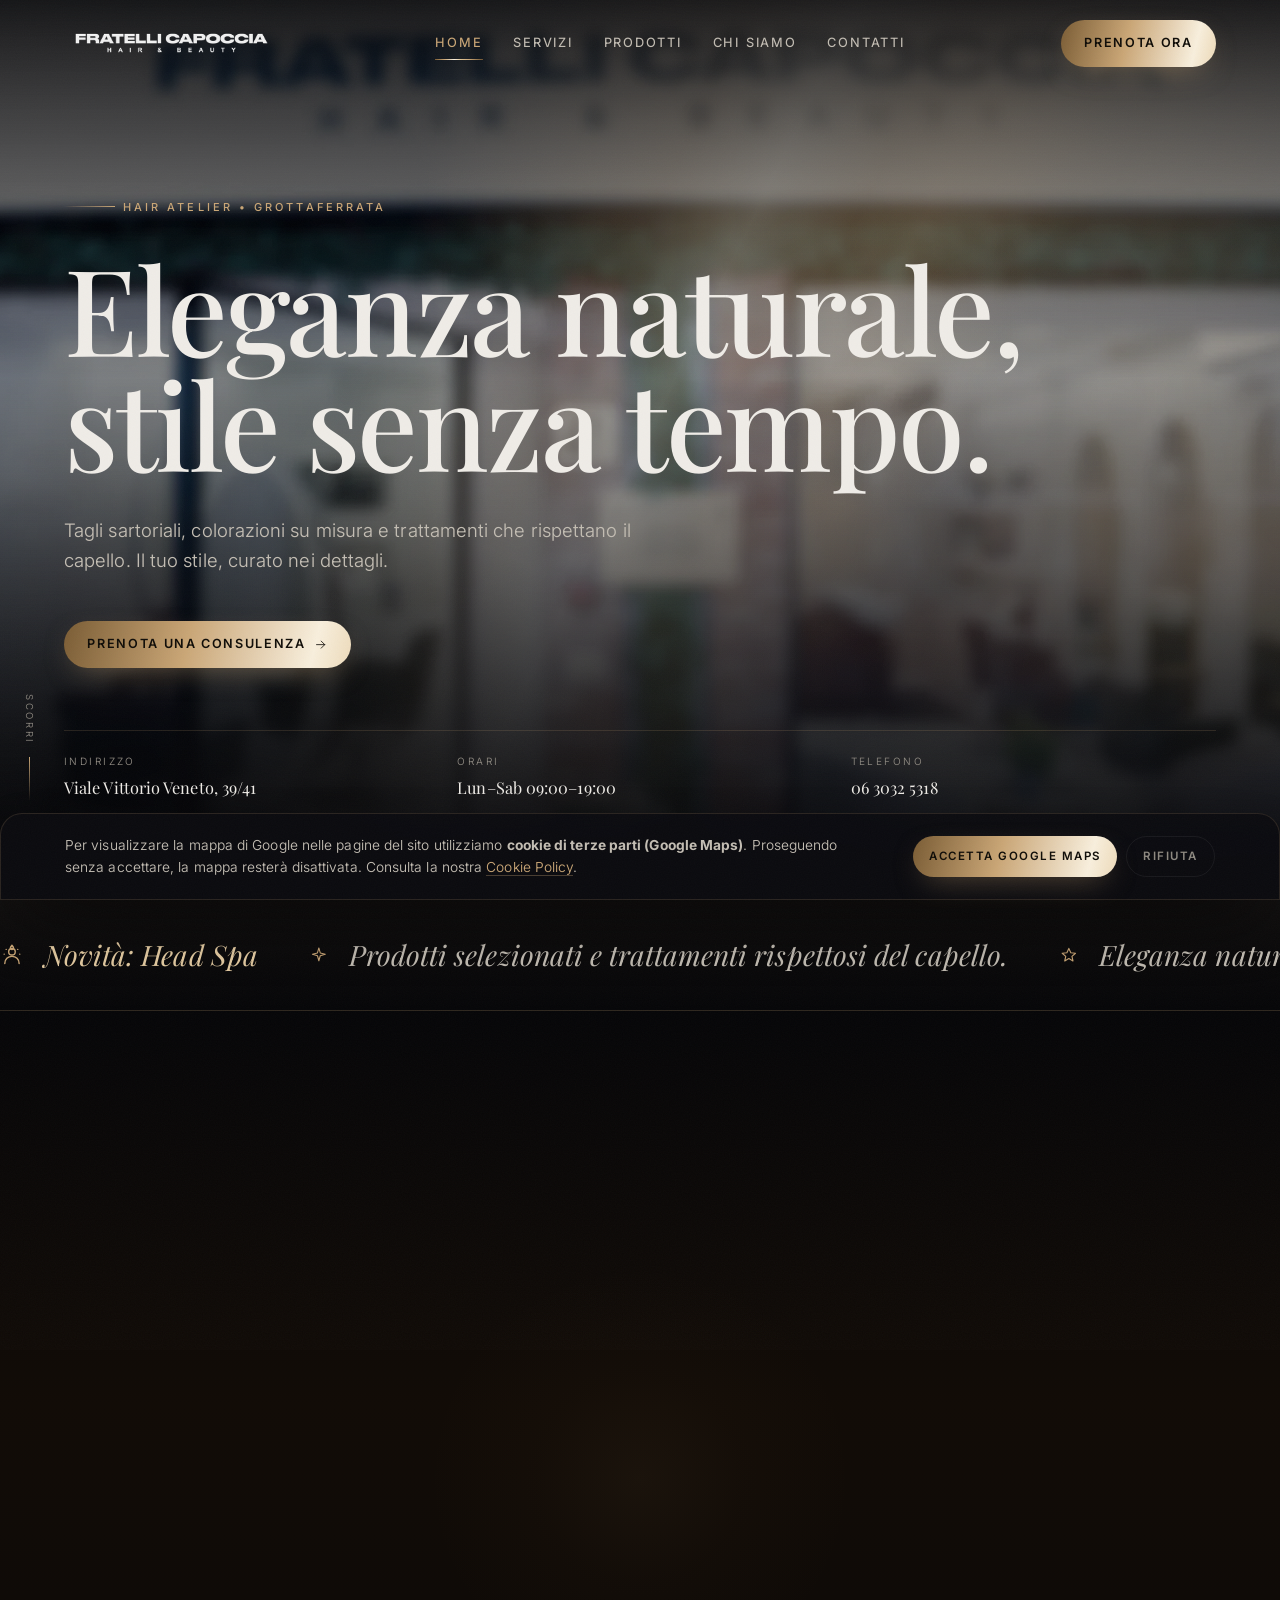
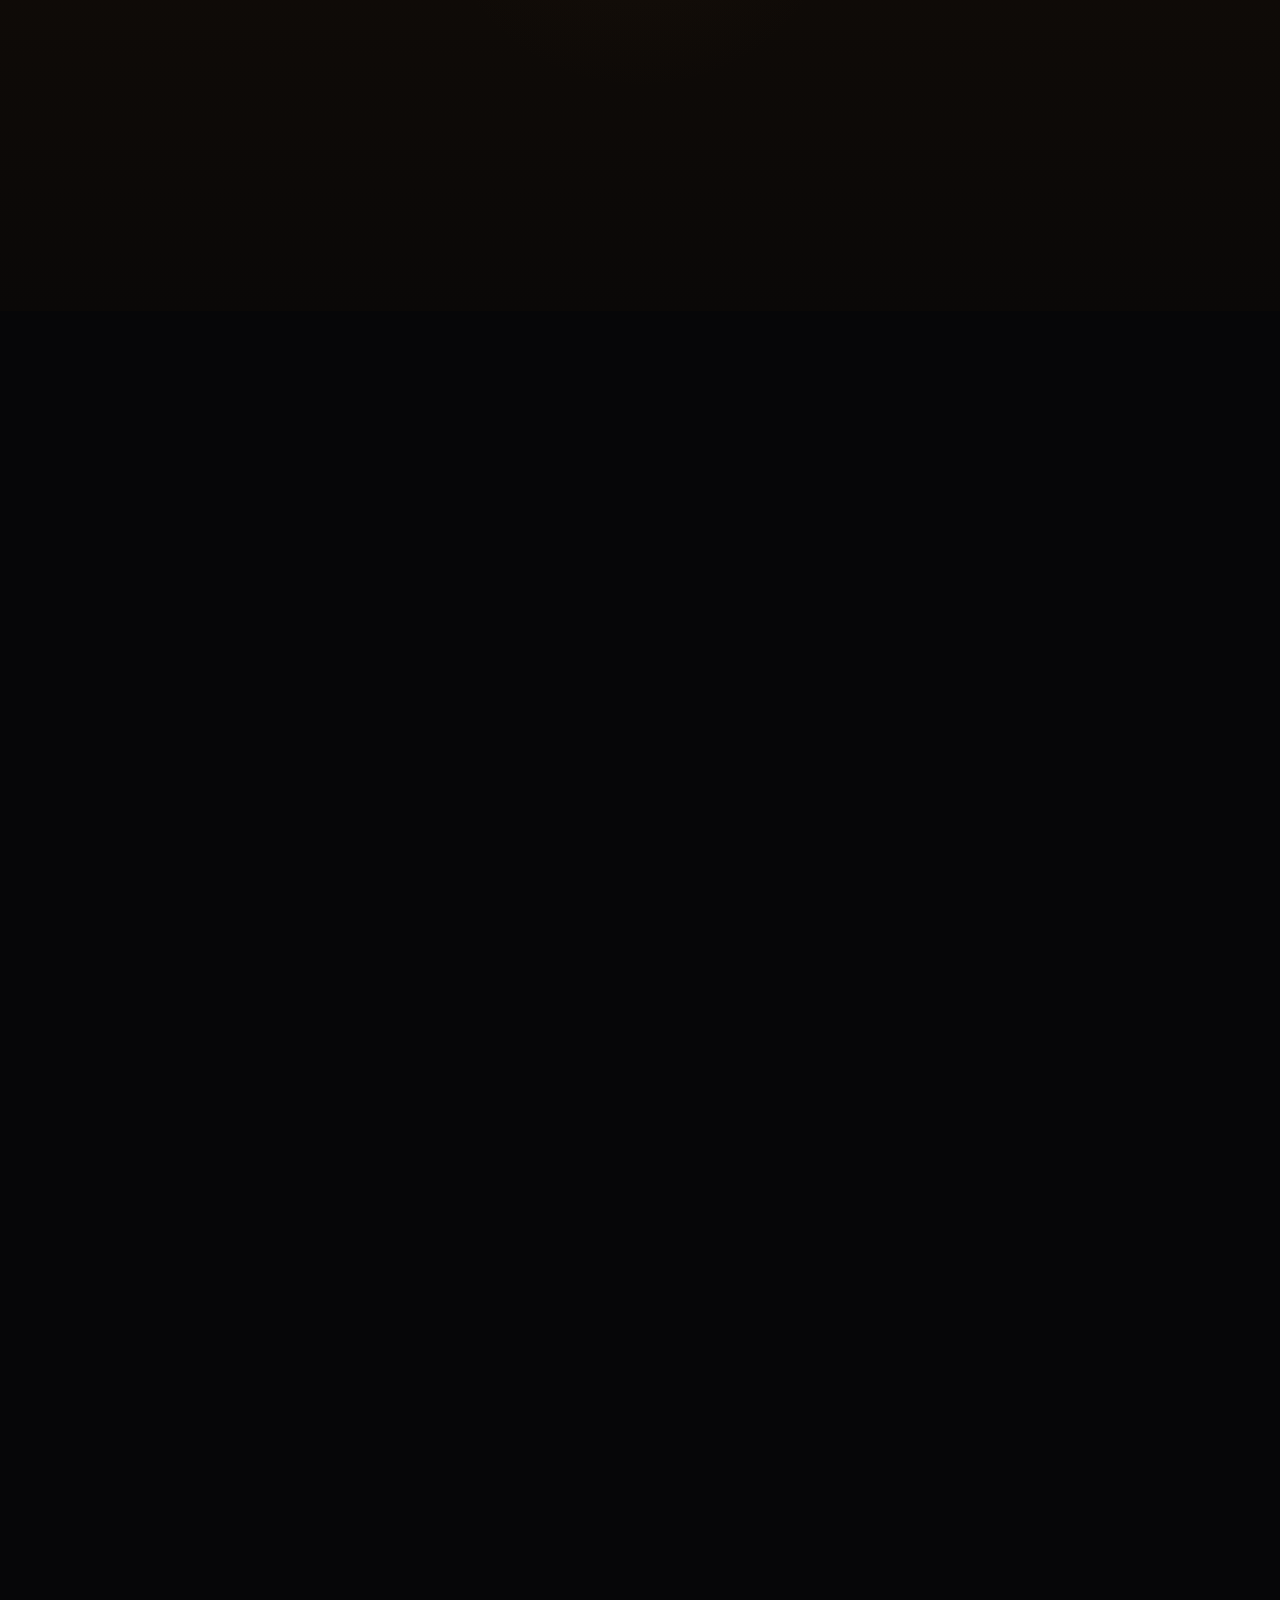
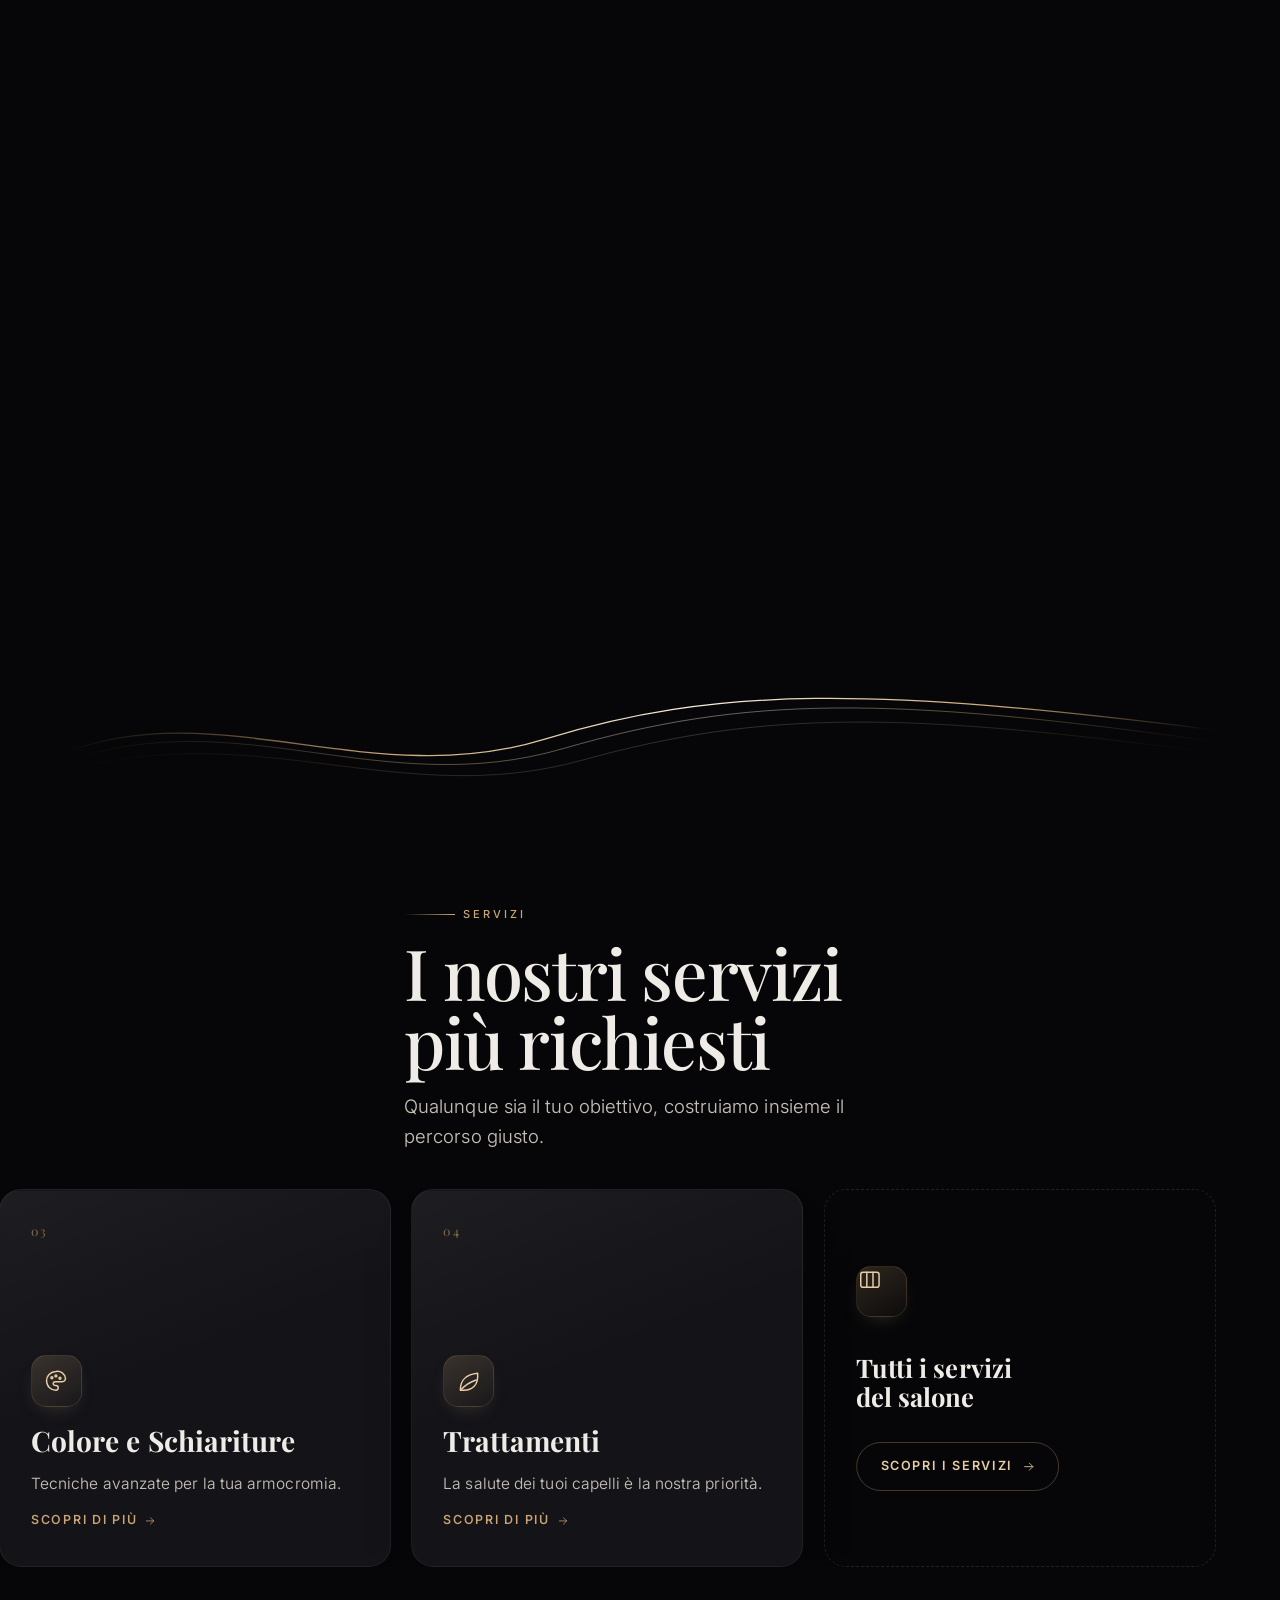
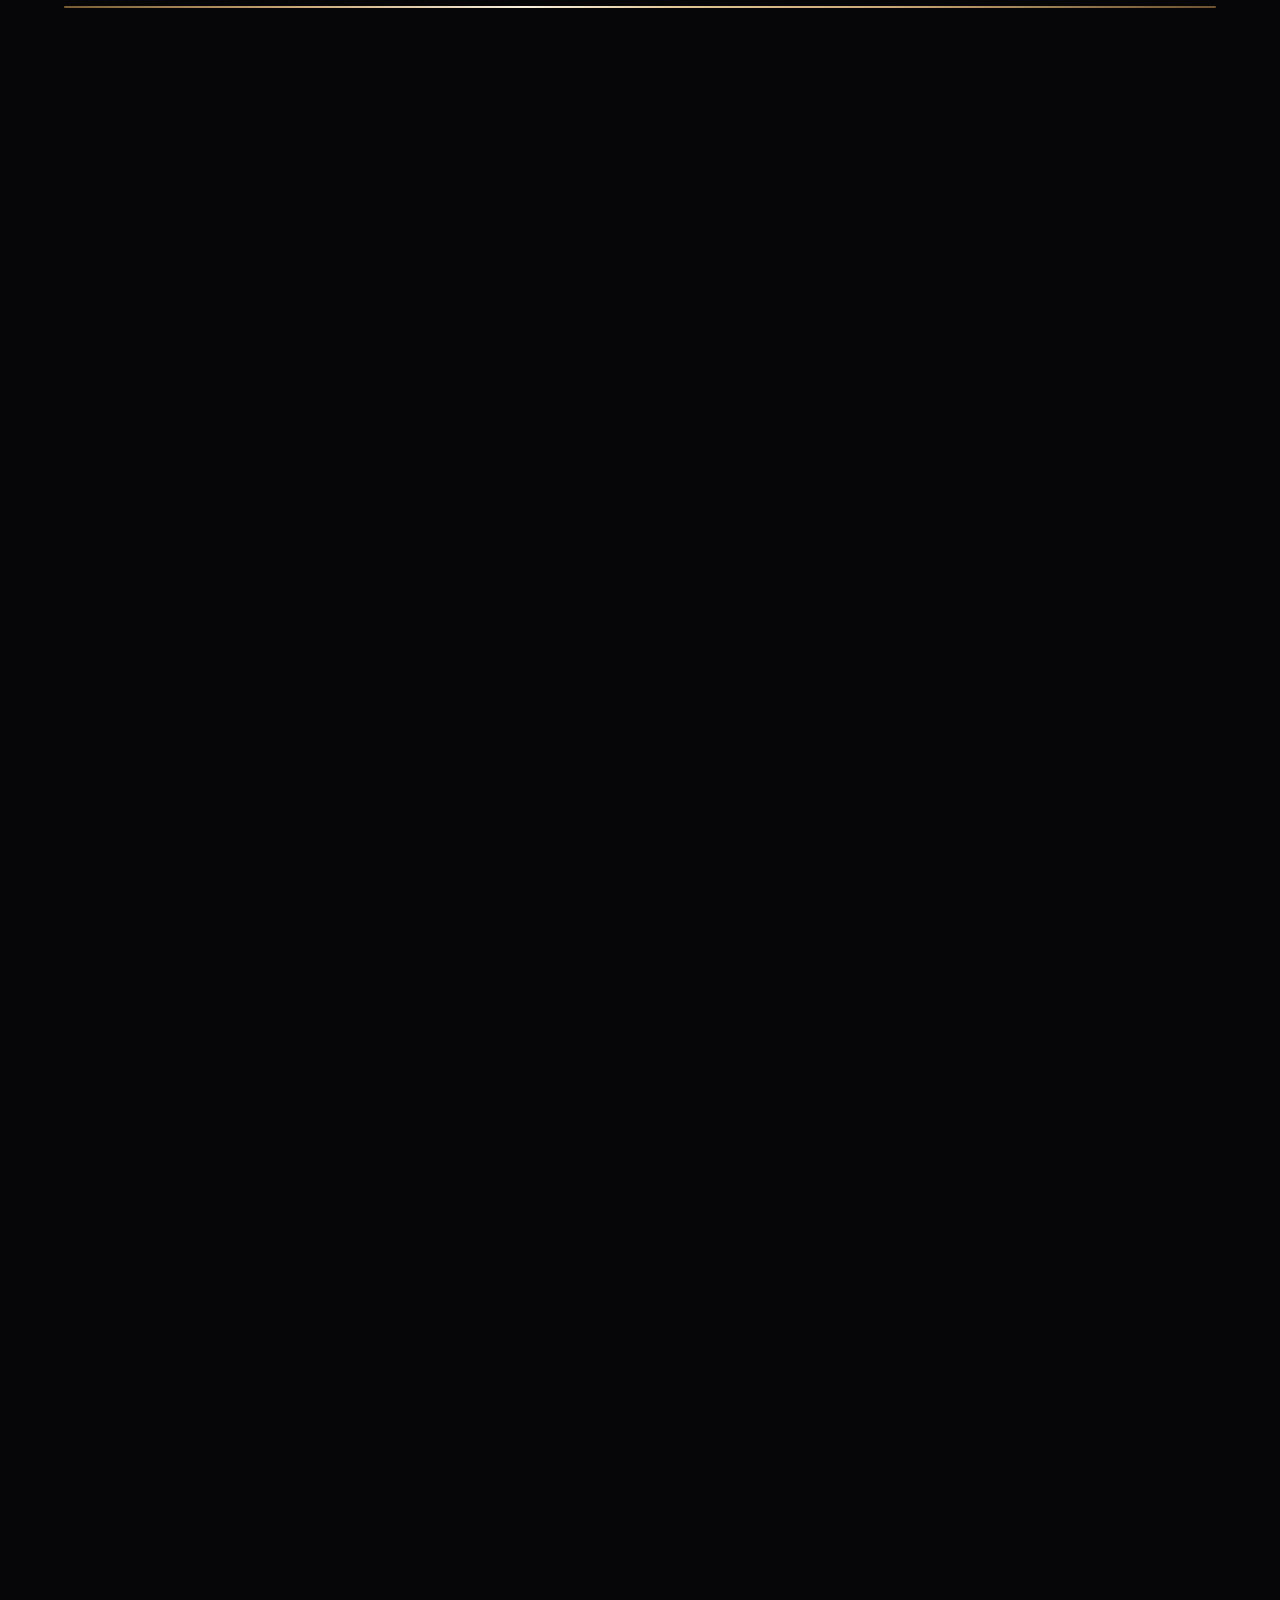
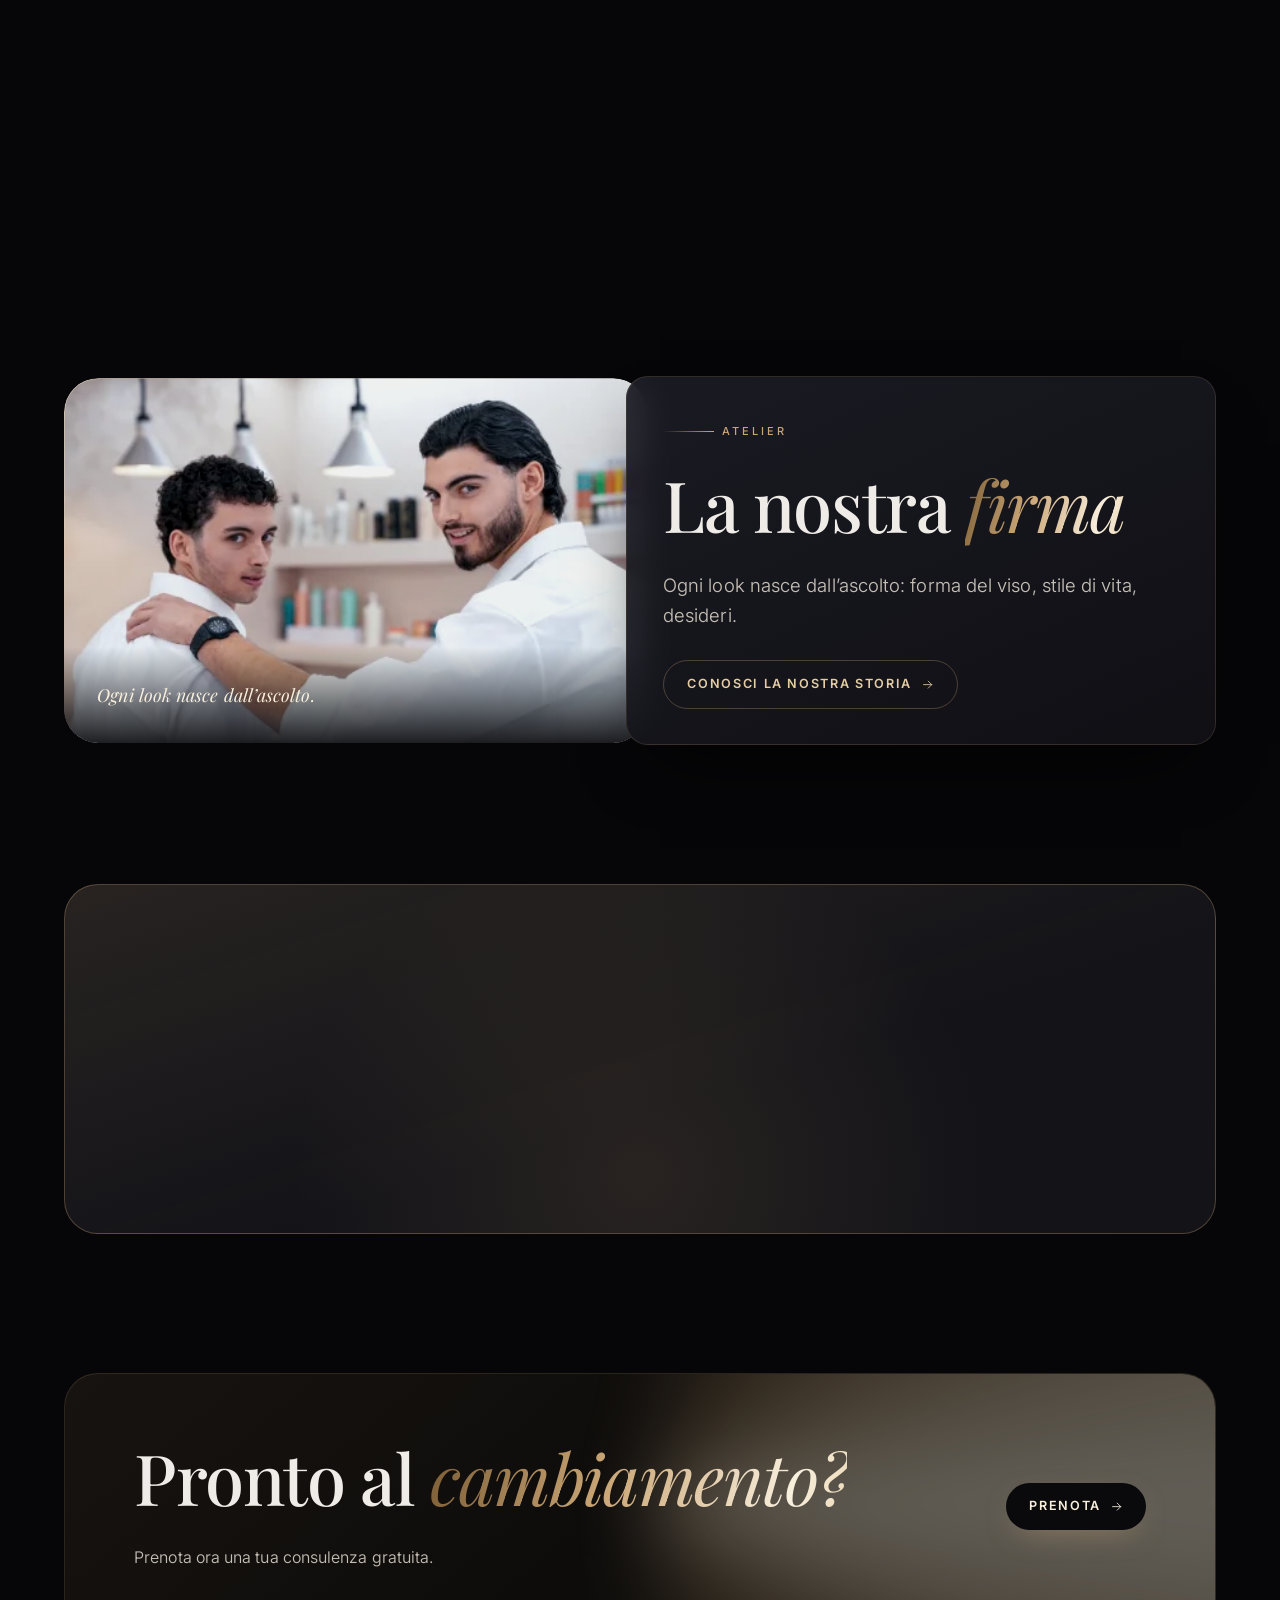
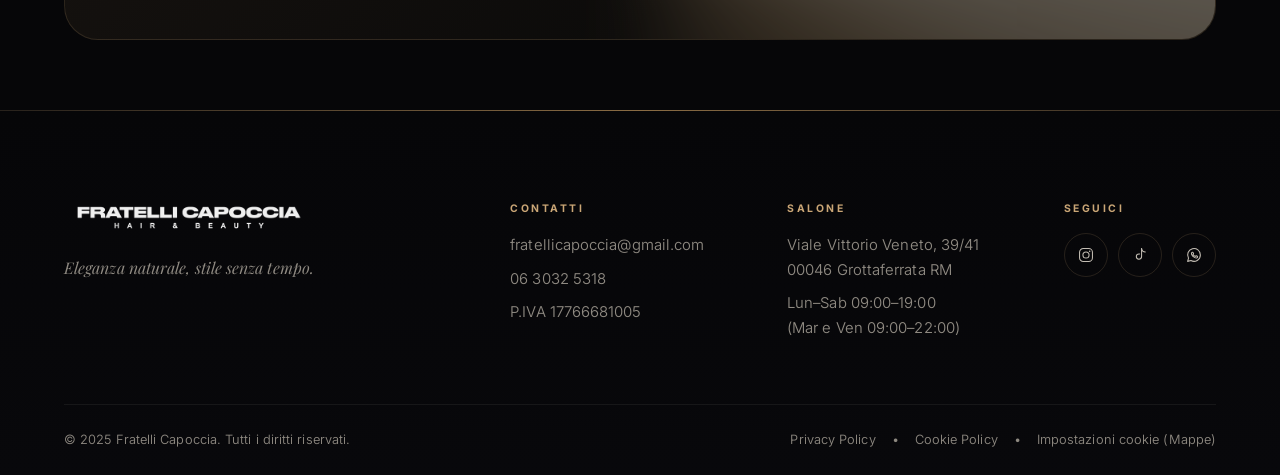
<file: index.html>
<!DOCTYPE html>
<html lang="it">
<head>
  <meta charset="UTF-8" />
  <meta name="viewport" content="width=device-width, initial-scale=1" />
  <title>Fratelli Capoccia – Hair Atelier a Roma</title>
  <meta name="description" content="Parrucchieri a Roma: taglio donna/uomo, colore, balayage, trattamenti su misura. Prenota la tua consulenza personalizzata." />
  <meta name="theme-color" content="#060608" />
  <meta name="color-scheme" content="dark" />
  <link rel="canonical" href="https://fratellicapoccia.it/" />

  <meta property="og:type" content="website" />
  <meta property="og:site_name" content="Fratelli Capoccia" />
  <meta property="og:locale" content="it_IT" />
  <meta property="og:title" content="Fratelli Capoccia – Hair Atelier a Roma" />
  <meta property="og:description" content="Parrucchieri a Roma: taglio donna/uomo, colore, balayage, trattamenti su misura. Prenota la tua consulenza personalizzata." />
  <meta property="og:url" content="https://fratellicapoccia.it/" />
  <meta property="og:image" content="https://fratellicapoccia.it/images/salone-dettaglio.png" />
  <meta name="twitter:card" content="summary_large_image" />

  <link rel="icon" href="data:image/svg+xml,%3Csvg xmlns='http://www.w3.org/2000/svg' viewBox='0 0 64 64'%3E%3Crect width='64' height='64' rx='14' fill='%23090909'/%3E%3Ctext x='32' y='43' font-family='Georgia,serif' font-size='29' letter-spacing='1' fill='%23caa676' text-anchor='middle'%3EFC%3C/text%3E%3C/svg%3E" />
  <link rel="apple-touch-icon" href="images/logo_fc_wordmark@2x.png" />

  <link rel="preconnect" href="https://fonts.googleapis.com" />
  <link rel="preconnect" href="https://fonts.gstatic.com" crossorigin />
  <!-- Font non bloccanti: i "ripieghi" in style.css hanno le stesse
       metriche di Playfair e Inter, quindi lo scambio non sposta nulla
       e la pagina non deve più aspettare Google per disegnarsi. -->
  <link rel="preload" as="style" href="https://fonts.googleapis.com/css2?family=Playfair+Display:ital,wght@0,400;0,500;0,600;1,400;1,500&family=Inter:wght@300;400;500;600&display=swap" onload="this.onload=null;this.rel='stylesheet'" />
  <noscript><link rel="stylesheet" href="https://fonts.googleapis.com/css2?family=Playfair+Display:ital,wght@0,400;0,500;0,600;1,400;1,500&family=Inter:wght@300;400;500;600&display=swap" /></noscript>
  <link rel="stylesheet" href="style.css" />
  <!-- Decisioni prese PRIMA del primo frame, così niente compare in
       ritardo: il banner cookie (solo se manca una scelta) e il
       preloader (solo alla prima pagina della visita). -->
  <script>(function(d){var c=" js";
try{var v=localStorage.getItem("mapsConsent");if(location.hash==="#consenso-mappe"||(v!=="granted"&&v!=="denied"))c+=" consent-open";}catch(e){c+=" consent-open";}
try{if(sessionStorage.getItem("fcSeen"))c+=" no-pre";else sessionStorage.setItem("fcSeen","1");}catch(e){c+=" no-pre";}
d.documentElement.className+=c;})(document);</script>

  <script type="application/ld+json">
  {
    "@context": "https://schema.org",
    "@type": "HairSalon",
    "name": "Fratelli Capoccia",
    "alternateName": "Fratelli Capoccia Hair & Beauty",
    "url": "https://fratellicapoccia.it/",
    "image": "https://fratellicapoccia.it/images/salone-dettaglio.png",
    "logo": "https://fratellicapoccia.it/images/logo_fc_wordmark@2x.png",
    "telephone": "+390630325318",
    "email": "fratellicapoccia@gmail.com",
    "vatID": "17766681005",
    "priceRange": "€€",
    "address": {
      "@type": "PostalAddress",
      "streetAddress": "Viale Vittorio Veneto, 39/41",
      "postalCode": "00046",
      "addressLocality": "Grottaferrata",
      "addressRegion": "RM",
      "addressCountry": "IT"
    },
    "sameAs": [
      "https://www.instagram.com/fratellicapocciaparrucchieri/",
      "https://www.tiktok.com/@fratellicapoccia"
    ],
    "openingHoursSpecification": [
      { "@type": "OpeningHoursSpecification", "dayOfWeek": ["Monday","Wednesday","Thursday","Saturday"], "opens": "09:00", "closes": "19:00" },
      { "@type": "OpeningHoursSpecification", "dayOfWeek": ["Tuesday","Friday"], "opens": "09:00", "closes": "22:00" }
    ]
  }
  </script>

</head>
<body>
<svg class="sr" aria-hidden="true" focusable="false" xmlns="http://www.w3.org/2000/svg"><defs>
<g id="i-scissors" fill="none" stroke="currentColor" stroke-width="1.4" stroke-linecap="round" stroke-linejoin="round"><circle cx="6" cy="6" r="2.6"/><circle cx="6" cy="18" r="2.6"/><path d="M8.1 7.7 20 19M20 5 8.1 16.3"/></g>
<g id="i-palette" fill="none" stroke="currentColor" stroke-width="1.4" stroke-linecap="round" stroke-linejoin="round"><path d="M12 3.2a8.8 8.8 0 1 0 0 17.6 2.2 2.2 0 0 0 0-4.4h-.7a1.8 1.8 0 0 1 0-3.6H18a3 3 0 0 0 3-3A7.5 7.5 0 0 0 12 3.2Z"/><circle cx="8.2" cy="9.2" r=".9"/><circle cx="12" cy="7.4" r=".9"/><circle cx="15.8" cy="9.6" r=".9"/></g>
<g id="i-leaf" fill="none" stroke="currentColor" stroke-width="1.4" stroke-linecap="round" stroke-linejoin="round"><path d="M4 20.2c0-8.2 5.2-14.2 16.2-15.2C21.2 16.2 15 21 7 21H4Z"/><path d="M4.4 20.4c4-4.2 8.4-7.2 14.4-9.2"/></g>
<g id="i-wind" fill="none" stroke="currentColor" stroke-width="1.4" stroke-linecap="round" stroke-linejoin="round"><path d="M2.5 9h12.6a3 3 0 1 0-3-3"/><path d="M2.5 15h8.2a2.6 2.6 0 1 1-2.6 2.7"/><path d="M15.2 15h6.3"/></g>
<g id="i-swatch" fill="none" stroke="currentColor" stroke-width="1.4" stroke-linecap="round" stroke-linejoin="round"><rect x="3.4" y="5" width="17.2" height="14" rx="2.2"/><path d="M9.1 5v14M14.9 5v14"/></g>
<g id="i-droplet" fill="none" stroke="currentColor" stroke-width="1.4" stroke-linecap="round" stroke-linejoin="round"><path d="M12 3.4s6.2 6.7 6.2 10.5A6.2 6.2 0 0 1 5.8 13.9C5.8 10.1 12 3.4 12 3.4Z"/><path d="M9.4 14.4a2.7 2.7 0 0 0 2.6 2.3"/></g>
<g id="i-sun" fill="none" stroke="currentColor" stroke-width="1.4" stroke-linecap="round" stroke-linejoin="round"><circle cx="12" cy="12" r="4"/><path d="M12 2.6v2.4M12 19v2.4M4.5 4.5l1.7 1.7M17.8 17.8l1.7 1.7M2.6 12H5M19 12h2.4M4.5 19.5l1.7-1.7M17.8 6.2l1.7-1.7"/></g>
<g id="i-spray" fill="none" stroke="currentColor" stroke-width="1.4" stroke-linecap="round" stroke-linejoin="round"><path d="M9.2 8.4h4.6a2 2 0 0 1 2 2v8.6a2 2 0 0 1-2 2H9.2a2 2 0 0 1-2-2v-8.6a2 2 0 0 1 2-2Z"/><path d="M9.6 8.4V5.9a1.5 1.5 0 0 1 1.5-1.5h1.4"/><path d="M18.6 5.2h.02M21 7.6h.02M18.6 11h.02M21.4 12.8h.02"/></g>
<g id="i-align" fill="none" stroke="currentColor" stroke-width="1.4" stroke-linecap="round"><path d="M3.2 7.2h17.6M3.2 12h17.6M3.2 16.8h12.4"/></g>
<g id="i-flame" fill="none" stroke="currentColor" stroke-width="1.4" stroke-linecap="round" stroke-linejoin="round"><path d="M12 21c3.9 0 6.5-2.6 6.5-6.1 0-4.6-4.1-6.6-4.1-10.7-3 1.5-4.6 4.1-4.6 6.6 0 1.6-1 2-1.7 1.2-.6-.7-.8-1.7-.8-2.7-1.3 1.8-1.8 3.8-1.8 5.9C5.5 18.4 8.1 21 12 21Z"/></g>
<g id="i-feather" fill="none" stroke="currentColor" stroke-width="1.4" stroke-linecap="round" stroke-linejoin="round"><path d="M20.3 3.7c-2.7-.6-6.7.4-9.3 3S7.2 13.9 7 18l-3.5 3.5"/><path d="M7 18.1h5.5c4.1 0 7.2-3.1 7.9-7.2"/><path d="M13.6 10.4 8 16"/></g>
<g id="i-user" fill="none" stroke="currentColor" stroke-width="1.4" stroke-linecap="round" stroke-linejoin="round"><circle cx="12" cy="8" r="3.6"/><path d="M4.6 20.6c1.2-4 4-5.9 7.4-5.9s6.2 1.9 7.4 5.9"/></g>
<g id="i-award" fill="none" stroke="currentColor" stroke-width="1.4" stroke-linecap="round" stroke-linejoin="round"><circle cx="12" cy="9" r="5.6"/><path d="M8.4 13.7 6.9 21.4 12 18.7l5.1 2.7-1.5-7.7"/></g>
<g id="i-flask" fill="none" stroke="currentColor" stroke-width="1.4" stroke-linecap="round" stroke-linejoin="round"><path d="M9 3.2h6M10.5 3.2v6L5.7 18a2.4 2.4 0 0 0 2.1 3.5h8.4a2.4 2.4 0 0 0 2.1-3.5L13.5 9.2v-6"/><path d="M7.8 15.2h8.4"/></g>
<g id="i-shield" fill="none" stroke="currentColor" stroke-width="1.4" stroke-linecap="round" stroke-linejoin="round"><path d="M12 21.4c4.4-2.2 7-5.7 7-10.2V5.6L12 3 5 5.6v5.6c0 4.5 2.6 8 7 10.2Z"/><path d="M9.4 11.4c0-1.1.9-1.9 1.9-1.9.3 0 .5.1.7.2.2-.1.4-.2.7-.2 1 0 1.9.8 1.9 1.9 0 1.5-2.6 3.3-2.6 3.3s-2.6-1.8-2.6-3.3Z"/></g>
<g id="i-wand" fill="none" stroke="currentColor" stroke-width="1.4" stroke-linecap="round" stroke-linejoin="round"><path d="M3.8 20.2 14.6 9.4"/><path d="M14.2 4.2l1 2.5 2.5 1-2.5 1-1 2.5-1-2.5-2.5-1 2.5-1 1-2.5Z"/><path d="M19.6 14l.6 1.5 1.5.6-1.5.6-.6 1.5-.6-1.5-1.5-.6 1.5-.6.6-1.5Z"/></g>
<g id="i-microscope" fill="none" stroke="currentColor" stroke-width="1.4" stroke-linecap="round" stroke-linejoin="round"><path d="M5 20.6h14"/><path d="M10 20.6a6.5 6.5 0 0 0 5.8-9.8"/><path d="M12.4 3.6 9 7l3.4 3.4 3.4-3.4a2.4 2.4 0 0 0-3.4-3.4Z"/><path d="M7.6 9.4 10 11.8"/></g>
<g id="i-scale" fill="none" stroke="currentColor" stroke-width="1.4" stroke-linecap="round" stroke-linejoin="round"><path d="M12 3.6v17M7.2 20.6h9.6"/><path d="M12 6.6 4.2 8.6M12 6.6l7.8 2"/><path d="M4.2 8.6 2 14.2a3 3 0 0 0 4.4 0L4.2 8.6Z"/><path d="M19.8 8.6 17.6 14.2a3 3 0 0 0 4.4 0l-2.2-5.6Z"/></g>
<g id="i-handheart" fill="none" stroke="currentColor" stroke-width="1.4" stroke-linecap="round" stroke-linejoin="round"><path d="M2.6 13.4 5.4 11l3.4 1.6h4.4a1.6 1.6 0 0 1 0 3.2h-2.2"/><path d="M2.6 13.4 7.6 19c.7.8 1.6 1.2 2.6 1.2h4.6c1 0 2-.4 2.7-1.2l3.4-3.8"/><path d="M12.4 7.4c0-1.3 1-2.3 2.2-2.3.5 0 1 .2 1.3.5.4-.3.8-.5 1.3-.5 1.2 0 2.2 1 2.2 2.3 0 1.8-3.5 4-3.5 4s-3.5-2.2-3.5-4Z"/></g>
<g id="i-cap" fill="none" stroke="currentColor" stroke-width="1.4" stroke-linecap="round" stroke-linejoin="round"><path d="M2.6 8.6 12 4.6l9.4 4-9.4 4-9.4-4Z"/><path d="M6.2 10.6v4.8c0 1.5 2.6 2.8 5.8 2.8s5.8-1.3 5.8-2.8v-4.8"/><path d="M21.4 8.6v5.6"/></g>
<g id="i-heart" fill="none" stroke="currentColor" stroke-width="1.4" stroke-linecap="round" stroke-linejoin="round"><path d="M12 20.4S3.6 15.2 3.6 9.7A4.7 4.7 0 0 1 12 6.9a4.7 4.7 0 0 1 8.4 2.8c0 5.5-8.4 10.7-8.4 10.7Z"/></g>
<g id="i-pin" fill="none" stroke="currentColor" stroke-width="1.4" stroke-linecap="round" stroke-linejoin="round"><path d="M12 21.4s7-6.1 7-11.2A7 7 0 0 0 5 10.2c0 5.1 7 11.2 7 11.2Z"/><circle cx="12" cy="10" r="2.6"/></g>
<g id="i-phone" fill="none" stroke="currentColor" stroke-width="1.4" stroke-linecap="round" stroke-linejoin="round"><path d="M6.4 3.6h2.3l2 4.4-2 1.6a11.2 11.2 0 0 0 5.7 5.7l1.6-2 4.4 2v2.3a2.5 2.5 0 0 1-2.7 2.5C10.8 19.4 4.6 13.2 4 6.3a2.5 2.5 0 0 1 2.4-2.7Z"/></g>
<g id="i-clock" fill="none" stroke="currentColor" stroke-width="1.4" stroke-linecap="round" stroke-linejoin="round"><circle cx="12" cy="12" r="8.6"/><path d="M12 7.2V12l3.4 2.1"/></g>
<g id="i-mail" fill="none" stroke="currentColor" stroke-width="1.4" stroke-linecap="round" stroke-linejoin="round"><rect x="3.2" y="5.2" width="17.6" height="13.6" rx="2.4"/><path d="M3.8 6.6 12 12.8l8.2-6.2"/></g>
<g id="i-whatsapp" fill="none" stroke="currentColor" stroke-width="1.4" stroke-linecap="round" stroke-linejoin="round"><path d="M20.5 12a8.5 8.5 0 0 1-12.6 7.4l-4.4 1.1 1.2-4.3A8.5 8.5 0 1 1 20.5 12Z"/><path d="M9 8.7c.2-.4.5-.5.8-.5h.5c.2 0 .4.1.5.4l.6 1.5c.1.2 0 .4-.1.5l-.4.5c-.1.2-.2.3 0 .6.4.7 1.4 1.7 2.5 2.1.3.1.4 0 .6-.1l.4-.5c.2-.2.3-.2.6-.1l1.5.7c.2.1.3.2.3.4 0 .7-.5 1.4-.9 1.6-.4.2-1.5.4-3.4-.6-2-1.1-3.3-3.1-3.6-3.9-.3-.8-.3-1.9 0-2.2Z"/></g>
<g id="i-instagram" fill="none" stroke="currentColor" stroke-width="1.4" stroke-linecap="round" stroke-linejoin="round"><rect x="3.4" y="3.4" width="17.2" height="17.2" rx="5"/><circle cx="12" cy="12" r="4.1"/><circle cx="16.9" cy="7.1" r="1.05" fill="currentColor" stroke="none"/></g>
<g id="i-tiktok" fill="none" stroke="currentColor" stroke-width="1.4" stroke-linecap="round" stroke-linejoin="round"><path d="M14.1 3.4v10.7a3.5 3.5 0 1 1-3.5-3.5c.3 0 .6 0 .9.1"/><path d="M14.1 3.4c.4 2.7 2.3 4.5 5 4.7"/></g>
<g id="i-up" fill="none" stroke="currentColor" stroke-width="1.5" stroke-linecap="round" stroke-linejoin="round"><path d="M12 20V4.6M5.6 11 12 4.6 18.4 11"/></g>
<g id="i-right" fill="none" stroke="currentColor" stroke-width="1.5" stroke-linecap="round" stroke-linejoin="round"><path d="M4.6 12h14.8M13 5.6 19.4 12 13 18.4"/></g>
<g id="i-sparkle" fill="none" stroke="currentColor" stroke-width="1.3" stroke-linecap="round" stroke-linejoin="round"><path d="M12 3.6l1.7 6.1 6.1 1.7-6.1 1.7L12 19.2l-1.7-6.1-6.1-1.7 6.1-1.7L12 3.6Z"/></g>
<g id="i-star" fill="none" stroke="currentColor" stroke-width="1.4" stroke-linecap="round" stroke-linejoin="round"><path d="M12 4.2l2.4 5.2 5.7.6-4.3 3.8 1.2 5.6L12 16.5l-5 2.9 1.2-5.6L3.9 10l5.7-.6L12 4.2Z"/></g>
<g id="i-headspa" fill="none" stroke="currentColor" stroke-width="1.4" stroke-linecap="round" stroke-linejoin="round"><path d="M4.8 20.6c0-4.4 3.2-7.2 7.2-7.2s7.2 2.8 7.2 7.2"/><circle cx="12" cy="8.8" r="3.3"/><path d="M12 2.2c1 1.2 1.6 2.1 1.6 2.8a1.6 1.6 0 0 1-3.2 0c0-.7.6-1.6 1.6-2.8Z"/><path d="M6.2 6.4h.02M17.8 6.4h.02M4.2 11.2h.02M19.8 11.2h.02"/></g>
<g id="i-check" fill="none" stroke="currentColor" stroke-width="1.6" stroke-linecap="round" stroke-linejoin="round"><path d="M4.6 12.6 9.4 17.4 19.4 6.8"/></g>
</defs></svg>
  <div id="pre">
    <picture>
      <source type="image/webp" srcset="images/logo_fc_wordmark@2x.webp" />
      <img class="pre__mark" src="images/logo_fc_wordmark@2x.png" alt="Fratelli Capoccia" width="340" height="48" />
    </picture>
    <div class="pre__bar"><span></span></div>
  </div>
  <a class="skip" href="#main">Vai al contenuto</a>

  <div class="progress" id="prog" aria-hidden="true"><span></span></div>

  <header class="hdr" id="hdr">
    <nav class="nav wrap" aria-label="Principale">
      <a href="index.html" class="brand" aria-label="Fratelli Capoccia — Home">
        <picture>
          <source type="image/webp" srcset="images/logo_fc_wordmark.webp 1x, images/logo_fc_wordmark@2x.webp 2x" />
          <img src="images/logo_fc_wordmark.png"
             srcset="images/logo_fc_wordmark.png 1x, images/logo_fc_wordmark@2x.png 2x"
             alt="Fratelli Capoccia Hair &amp; Beauty" width="312" height="44"
             decoding="async" fetchpriority="high" />
        </picture>
      </a>

      <div class="nav__links">
        <a class="nav__a" data-nav href="index.html">Home</a>
        <a class="nav__a" data-nav href="servizi.html">Servizi</a>
        <a class="nav__a" data-nav href="prodotti.html">Prodotti</a>
        <a class="nav__a" data-nav href="chi-siamo.html">Chi Siamo</a>
        <a class="nav__a" data-nav href="contatti.html">Contatti</a>
      </div>

      <div class="nav__side">
        <a href="contatti.html" class="btn" data-mag>Prenota Ora</a>
        <button class="burger" id="burger" type="button" aria-label="Apri il menu" aria-expanded="false" aria-controls="menu">
          <i></i><i></i>
        </button>
      </div>
    </nav>
  </header>

  <div class="menu" id="menu" aria-hidden="true">
    <ul class="menu__list">
      <li class="menu__item"><a data-nav href="index.html"><span class="num">01</span>Home</a></li>
      <li class="menu__item"><a data-nav href="servizi.html"><span class="num">02</span>Servizi</a></li>
      <li class="menu__item"><a data-nav href="prodotti.html"><span class="num">03</span>Prodotti</a></li>
      <li class="menu__item"><a data-nav href="chi-siamo.html"><span class="num">04</span>Chi Siamo</a></li>
      <li class="menu__item"><a data-nav href="contatti.html"><span class="num">05</span>Contatti</a></li>
    </ul>
    <div class="menu__foot">
      <a href="tel:+390630325318">06 3032 5318</a>
      <a href="mailto:fratellicapoccia@gmail.com">fratellicapoccia@gmail.com</a>
      <a href="https://maps.google.com/?q=Viale+Vittorio+Veneto,+39/41,+00046+Grottaferrata+RM" target="_blank" rel="noopener">Viale Vittorio Veneto, 39/41 — Grottaferrata</a>
    </div>
  </div>
  <main id="main">
  <!-- ============ ATTO 1 — HERO ============ -->
  <section class="hero" id="hero">
    <div class="hero__photo" aria-hidden="true"></div>
    <div class="hero__gl" id="hero-gl" aria-hidden="true"></div>
    <div class="hero__scrim" aria-hidden="true"></div>

    <div class="wrap hero__inner">
      <p class="eyebrow hero__badge" data-rv="fade">Hair Atelier • Grottaferrata</p>

      <h1 class="display d1 hero__title" data-split>Eleganza naturale,<br />stile senza tempo.</h1>

      <p class="lead hero__lead" data-rv="fade" data-rv-d="2">Tagli sartoriali, colorazioni su misura e trattamenti che rispettano il capello. Il tuo stile, curato nei dettagli.</p>

      <div class="hero__cta" data-rv="fade" data-rv-d="3">
        <a href="contatti.html" class="btn" data-mag>Prenota una consulenza
          <svg viewBox="0 0 24 24" aria-hidden="true"><use href="#i-right"></use></svg>
        </a>
      </div>

      <div class="hero__meta" data-rv="fade" data-rv-d="4">
        <div>
          <span class="k">Indirizzo</span>
          <span class="v">Viale Vittorio Veneto, 39/41</span>
        </div>
        <div>
          <span class="k">Orari</span>
          <span class="v">Lun–Sab 09:00–19:00</span>
        </div>
        <div>
          <span class="k">Telefono</span>
          <span class="v"><a href="tel:+390630325318">06 3032 5318</a></span>
        </div>
      </div>
    </div>

    <div class="scrollcue" aria-hidden="true"><span>Scorri</span><i></i></div>
  </section>

  <!-- ============ MARQUEE ============ -->
  <div class="marquee" aria-hidden="true">
    <div class="marquee__track">
      <div class="marquee__group">
        <span class="marquee__item marquee__item--hot"><svg viewBox="0 0 24 24"><use href="#i-headspa"></use></svg>Novità: Head Spa</span>
        <span class="marquee__item"><svg viewBox="0 0 24 24"><use href="#i-sparkle"></use></svg>Prodotti selezionati e trattamenti rispettosi del capello.</span>
        <span class="marquee__item"><svg viewBox="0 0 24 24"><use href="#i-star"></use></svg>Eleganza naturale, stile senza tempo.</span>
        <span class="marquee__item"><svg viewBox="0 0 24 24"><use href="#i-sparkle"></use></svg>Qualità sartoriale, risultati concreti.</span>
      </div>
    </div>
  </div>
  <p class="sr">Prodotti selezionati e trattamenti rispettosi del capello.</p>

  <!-- ============ ATTO 2 — HEAD SPA (scena in pin) ============ -->
  <section class="pin hs" id="head-spa" data-scene="pin" aria-labelledby="hs-title">
    <div class="pin__stage hs__stage">
      <div class="hs__aura stagelayer" aria-hidden="true"></div>
      <div class="hs__rings stagelayer" aria-hidden="true"><i></i><i></i><i></i><i></i><i></i></div>
      <div class="hs__steam stagelayer" aria-hidden="true"><i></i><i></i><i></i></div>

      <div class="wrap hs__in stagelayer">
        <p class="hs__flag"><b aria-hidden="true"></b>Novità in salone</p>

        <h2 class="display d1 hs__title" id="hs-title">Head <span class="it goldtext">Spa</span></h2>

        <p class="lead hs__lead">Il rituale giapponese che rigenera la cute, non solo il capello.</p>

        <p class="hs__body">Detersione profonda del cuoio capelluto, massaggio del capo e acqua tiepida che scorre lenta: l’Head Spa lavora dove il capello nasce. Scioglie le tensioni, riequilibria la cute e prepara il terreno a capelli più forti e luminosi. Un trattamento di benessere prima che di bellezza — l’unica cosa che devi fare è chiudere gli occhi.</p>

        <ul class="hs__pills">
          <li><svg viewBox="0 0 24 24" aria-hidden="true"><use href="#i-check"></use></svg>Cute riequilibrata</li>
          <li><svg viewBox="0 0 24 24" aria-hidden="true"><use href="#i-check"></use></svg>Tensioni sciolte</li>
          <li><svg viewBox="0 0 24 24" aria-hidden="true"><use href="#i-check"></use></svg>Capello più forte</li>
        </ul>

        <a href="contatti.html" class="btn hs__cta" data-mag>Prenota subito la novità
          <svg viewBox="0 0 24 24" aria-hidden="true"><use href="#i-right"></use></svg>
        </a>
        <p class="hs__note">Chiamaci o scrivici su WhatsApp per provarla.</p>
      </div>
    </div>
  </section>

  <!-- ============ FILO DORATO ============ -->
  <div class="wrap" data-scene aria-hidden="true">
    <svg class="strandline" viewBox="0 0 1200 100" preserveAspectRatio="none" role="presentation">
      <defs>
        <linearGradient id="strandgrad" x1="0" y1="0" x2="1" y2="0">
          <stop offset="0" stop-color="#8a6c44" stop-opacity="0" />
          <stop offset=".28" stop-color="#caa676" />
          <stop offset=".55" stop-color="#f8efdd" />
          <stop offset=".82" stop-color="#caa676" />
          <stop offset="1" stop-color="#8a6c44" stop-opacity="0" />
        </linearGradient>
      </defs>
      <path d="M0 62 C 180 8, 330 96, 520 50 S 860 4, 1200 44" />
      <path d="M0 70 C 200 22, 350 104, 540 60 S 880 18, 1200 54" />
      <path d="M0 54 C 160 2, 320 88, 500 42 S 840 -4, 1200 34" />
    </svg>
  </div>

  <!-- ============ ATTO 3 — SERVIZI (rail orizzontale) ============ -->
  <section class="pin rail" id="servizi" data-scene="pin" aria-labelledby="rail-title">
    <div class="pin__stage rail__stage">
      <div class="wrap rail__head">
        <p class="eyebrow">Servizi</p>
        <h2 class="display d2" id="rail-title">I nostri servizi più richiesti</h2>
        <p class="lead">Qualunque sia il tuo obiettivo, costruiamo insieme il percorso giusto.</p>
      </div>

      <div class="rail__viewport">
        <div class="rail__track stagelayer">
          <article class="rail__card rail__card--new">
            <span class="rail__tag">Novità</span>
            <span class="num">01</span>
            <div>
              <div class="ico"><svg viewBox="0 0 24 24" aria-hidden="true"><use href="#i-headspa"></use></svg></div>
              <h3>Head Spa</h3>
              <p>Il rituale giapponese che rigenera la cute, non solo il capello.</p>
              <a class="tlink" href="#head-spa">Prenota subito la novità
                <svg viewBox="0 0 24 24" aria-hidden="true"><use href="#i-right"></use></svg>
              </a>
            </div>
          </article>

          <article class="rail__card">
            <span class="num">02</span>
            <div>
              <div class="ico"><svg viewBox="0 0 24 24" aria-hidden="true"><use href="#i-scissors"></use></svg></div>
              <h3>Taglio Donna</h3>
              <p>Un’esperienza sartoriale, per esaltare i tuoi lineamenti.</p>
              <a class="tlink" href="servizi.html#taglio" aria-label="Scopri di più su Taglio Donna">Scopri di più
                <svg viewBox="0 0 24 24" aria-hidden="true"><use href="#i-right"></use></svg>
              </a>
            </div>
          </article>

          <article class="rail__card">
            <span class="num">03</span>
            <div>
              <div class="ico"><svg viewBox="0 0 24 24" aria-hidden="true"><use href="#i-palette"></use></svg></div>
              <h3>Colore e Schiariture</h3>
              <p>Tecniche avanzate per la tua armocromia.</p>
              <a class="tlink" href="servizi.html#colore" aria-label="Scopri di più su Colore e Schiariture">Scopri di più
                <svg viewBox="0 0 24 24" aria-hidden="true"><use href="#i-right"></use></svg>
              </a>
            </div>
          </article>

          <article class="rail__card">
            <span class="num">04</span>
            <div>
              <div class="ico"><svg viewBox="0 0 24 24" aria-hidden="true"><use href="#i-leaf"></use></svg></div>
              <h3>Trattamenti</h3>
              <p>La salute dei tuoi capelli è la nostra priorità.</p>
              <a class="tlink" href="servizi.html#trattamenti" aria-label="Scopri di più su Trattamenti">Scopri di più
                <svg viewBox="0 0 24 24" aria-hidden="true"><use href="#i-right"></use></svg>
              </a>
            </div>
          </article>

          <article class="rail__card rail__card--all">
            <div class="ico"><svg viewBox="0 0 24 24" aria-hidden="true"><use href="#i-swatch"></use></svg></div>
            <h3>Tutti i servizi<br />del salone</h3>
            <a class="btn btn--ghost" href="servizi.html" data-mag>Scopri i servizi
              <svg viewBox="0 0 24 24" aria-hidden="true"><use href="#i-right"></use></svg>
            </a>
          </article>
        </div>
      </div>

      <div class="wrap"><div class="rail__bar" aria-hidden="true"><span></span></div></div>
    </div>
  </section>

  <!-- ============ ATTO 4 — LA NOSTRA FIRMA ============ -->
  <section class="sec sec--tight" data-scene>
    <div class="wrap duo">
      <div class="clipfig">
        <figure class="frame frame--wide" data-depth>
          <picture>
            <source srcset="images/proprietari-home.webp" type="image/webp" />
            <img src="images/proprietari-home.png" alt="I fondatori del salone Fratelli Capoccia" width="502" height="295" loading="lazy" decoding="async" />
          </picture>
          <figcaption class="frame__cap"><p>Ogni look nasce dall’ascolto.</p></figcaption>
        </figure>
      </div>

      <div class="plate plate--float">
        <p class="eyebrow">Atelier</p>
        <h2 class="display d2 mt-s">La nostra <span class="it goldtext">firma</span></h2>
        <p class="lead mt-s">Ogni look nasce dall’ascolto: forma del viso, stile di vita, desideri.</p>
        <a href="chi-siamo.html" class="btn btn--ghost mt-s" data-mag>Conosci la nostra storia
          <svg viewBox="0 0 24 24" aria-hidden="true"><use href="#i-right"></use></svg>
        </a>
      </div>
    </div>
  </section>

  <!-- ============ ATTO 5 — ORARI ============ -->
  <section class="sec--tight" data-scene>
    <div class="wrap">
      <div class="openband">
        <div class="openband__glow" aria-hidden="true"></div>

        <p class="eyebrow">Orari</p>

        <h2 class="display openband__line">
          Aperti <span class="openband__n goldtext" data-count="6">6</span> giorni su <span class="openband__d">7</span>
        </h2>

        <p class="openband__hours">
          Lun–Sab <b>09:00–19:00</b><span class="openband__sep" aria-hidden="true">·</span>martedì e venerdì <b>fino alle 22:00</b>
        </p>

        <p class="openband__now" id="open-now" hidden>
          <span class="openband__dot" aria-hidden="true"></span>
          <span class="openband__txt"></span>
        </p>
      </div>
    </div>
  </section>

  <!-- ============ ATTO 6 — CTA ============ -->
  <section class="sec sec--tight">
    <div class="wrap">
      <div class="band" data-rv="zoom">
        <div class="band__in">
          <div>
            <h2 class="display d2">Pronto al <span class="it goldtext">cambiamento?</span></h2>
            <p>Prenota ora una tua consulenza gratuita.</p>
          </div>
          <a href="contatti.html" class="btn btn--dark" data-mag>Prenota
            <svg viewBox="0 0 24 24" aria-hidden="true"><use href="#i-right"></use></svg>
          </a>
        </div>
      </div>
    </div>
  </section>
  </main>

  <footer class="ftr">
    <div class="wrap ftr__top">
      <div>
        <a href="index.html" aria-label="Fratelli Capoccia — Home">
          <picture>
            <source type="image/webp" srcset="images/logo_fc_wordmark.webp 1x, images/logo_fc_wordmark@2x.webp 2x" />
            <img class="ftr__mark" src="images/logo_fc_wordmark.png"
                 srcset="images/logo_fc_wordmark.png 1x, images/logo_fc_wordmark@2x.png 2x"
                 alt="Fratelli Capoccia • Hair &amp; Beauty" width="250" height="35"
                 loading="lazy" decoding="async" />
          </picture>
        </a>
        <p class="ftr__claim">Eleganza naturale, stile senza tempo.</p>
      </div>

      <div>
        <h3>Contatti</h3>
        <ul>
          <li><a href="mailto:fratellicapoccia@gmail.com">fratellicapoccia@gmail.com</a></li>
          <li><a href="tel:+390630325318">06 3032 5318</a></li>
          <li>P.IVA 17766681005</li>
        </ul>
      </div>

      <div>
        <h3>Salone</h3>
        <ul>
          <li><a href="https://maps.google.com/?q=Viale+Vittorio+Veneto,+39/41,+00046+Grottaferrata+RM" target="_blank" rel="noopener">Viale Vittorio Veneto, 39/41<br />00046 Grottaferrata RM</a></li>
          <li>Lun–Sab 09:00–19:00<br />(Mar e Ven 09:00–22:00)</li>
        </ul>
      </div>

      <div>
        <h3>Seguici</h3>
        <div class="social">
          <a href="https://www.instagram.com/fratellicapocciaparrucchieri/" target="_blank" rel="noopener" aria-label="Instagram"><svg viewBox="0 0 24 24" aria-hidden="true"><use href="#i-instagram"></use></svg></a>
          <a href="https://www.tiktok.com/@fratellicapoccia" target="_blank" rel="noopener" aria-label="TikTok"><svg viewBox="0 0 24 24" aria-hidden="true"><use href="#i-tiktok"></use></svg></a>
          <a href="#" data-wa target="_blank" rel="noopener" aria-label="WhatsApp"><svg viewBox="0 0 24 24" aria-hidden="true"><use href="#i-whatsapp"></use></svg></a>
        </div>
      </div>
    </div>

    <div class="wrap">
      <div class="ftr__bot">
        <p>© 2025 Fratelli Capoccia. Tutti i diritti riservati.</p>
        <nav class="ftr__legal" aria-label="Note legali">
          <a href="https://www.iubenda.com/privacy-policy/54217366" class="iubenda-black iubenda-noiframe iubenda-embed iubenda-noiframe " title="Privacy Policy ">Privacy Policy</a><script type="text/javascript">(function (w,d) {var loader = function () {var s = d.createElement("script"), tag = d.getElementsByTagName("script")[0]; s.src="https://cdn.iubenda.com/iubenda.js"; tag.parentNode.insertBefore(s,tag);}; if(w.addEventListener){w.addEventListener("load", loader, false);}else if(w.attachEvent){w.attachEvent("onload", loader);}else{w.onload = loader;}})(window, document);</script>
          <span aria-hidden="true">•</span>
          <a href="https://www.iubenda.com/privacy-policy/54217366/cookie-policy" class="iubenda-black iubenda-noiframe iubenda-embed iubenda-noiframe " title="Cookie Policy ">Cookie Policy</a>
          <span aria-hidden="true">•</span>
          <a href="index.html#consenso-mappe">Impostazioni cookie (Mappe)</a>
        </nav>
      </div>
    </div>
  </footer>

  <div class="fabs">
    <a class="fab fab--wa" href="#" data-wa target="_blank" rel="noopener" aria-label="Scrivici su WhatsApp">
      <svg viewBox="0 0 24 24" aria-hidden="true"><use href="#i-whatsapp"></use></svg>
    </a>
    <button class="fab fab--up" id="to-top" type="button" aria-label="Torna su">
      <svg viewBox="0 0 24 24" aria-hidden="true"><use href="#i-up"></use></svg>
    </button>
  </div>

  <div class="consent" id="consent" role="dialog" aria-live="polite" aria-label="Consenso Google Maps">
    <div class="consent__in">
      <p>Per visualizzare la mappa di Google nelle pagine del sito utilizziamo <strong>cookie di terze parti (Google Maps)</strong>. Proseguendo senza accettare, la mappa resterà disattivata. Consulta la nostra <a href="https://www.iubenda.com/privacy-policy/54217366/cookie-policy" target="_blank" rel="noopener">Cookie Policy</a>.</p>
      <div class="consent__row">
        <button class="btn" id="consent-yes" type="button">Accetta Google Maps</button>
        <button class="consent__no" id="consent-no" type="button">Rifiuta</button>
      </div>
    </div>
  </div>

  <script src="orari.js" defer></script>
  <script src="script.js" defer></script>
  <script src="gold.js" defer></script>
</body>
</html>
</file>
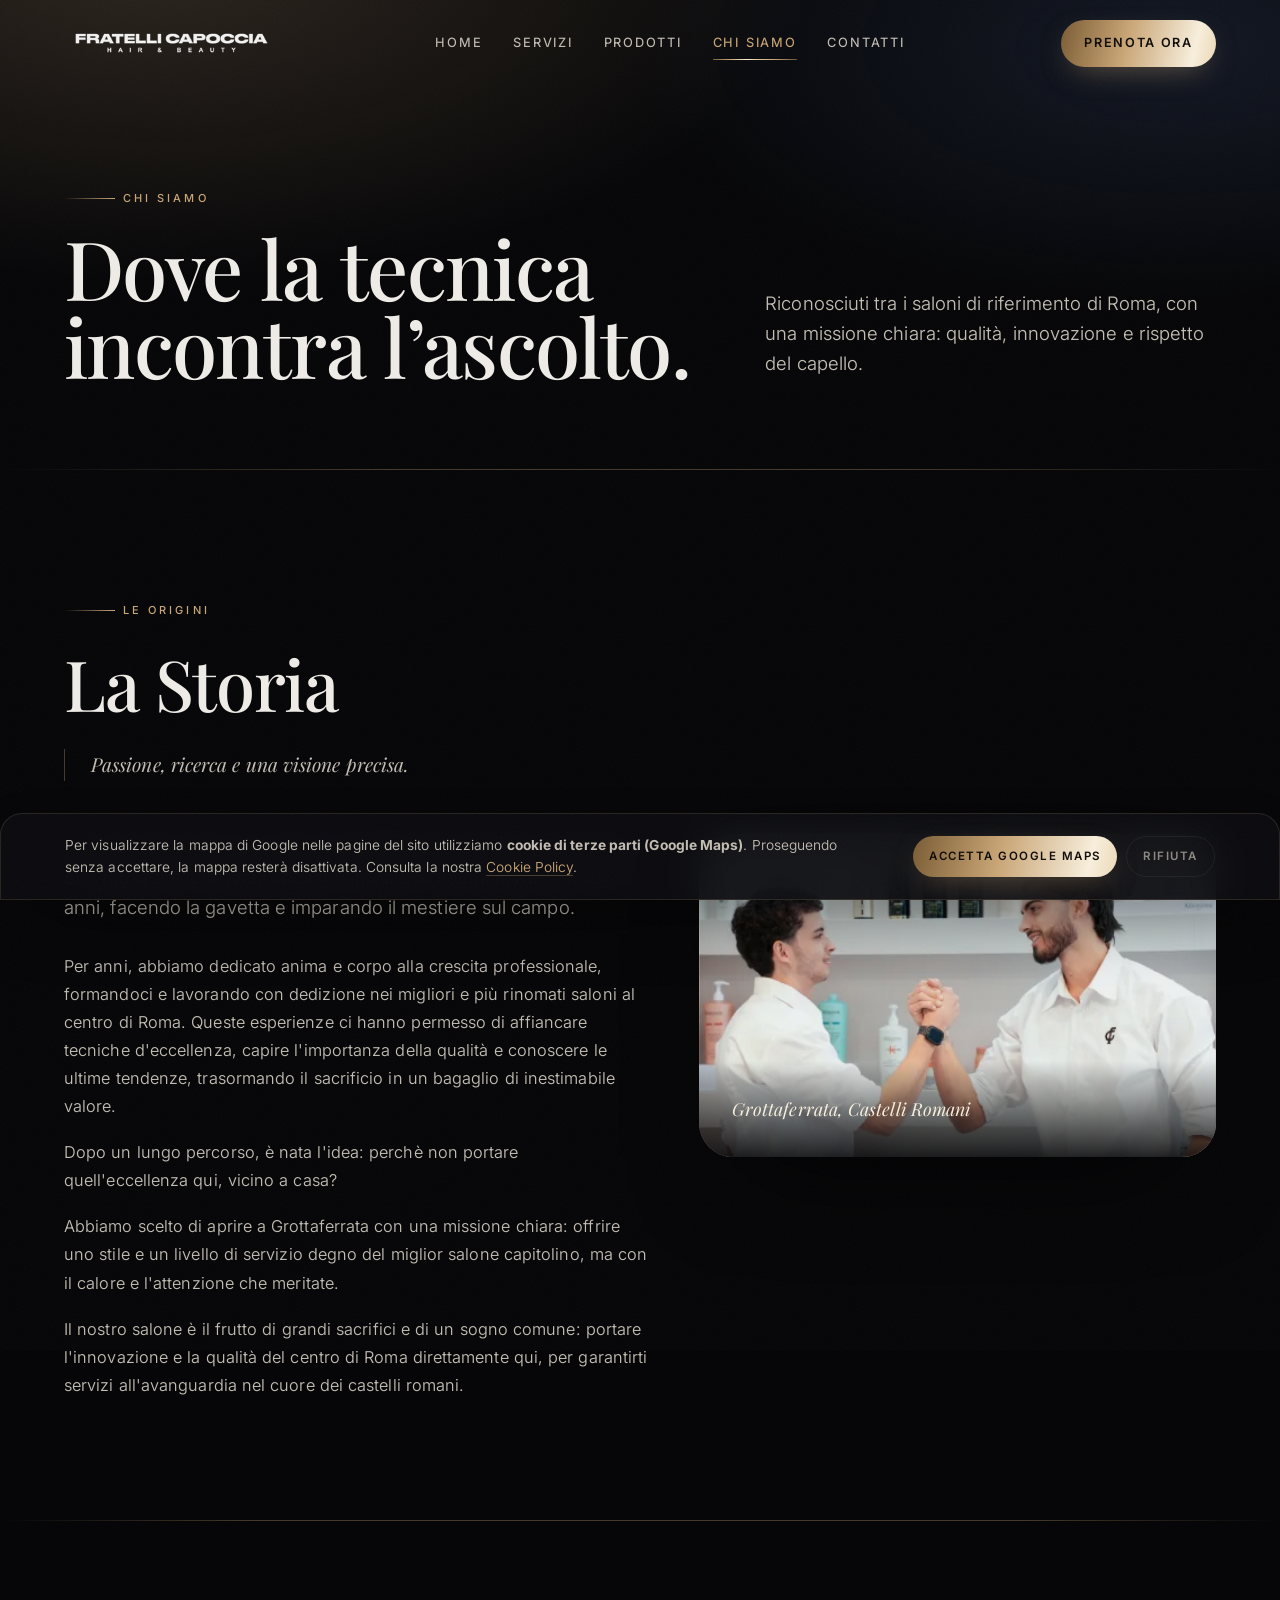
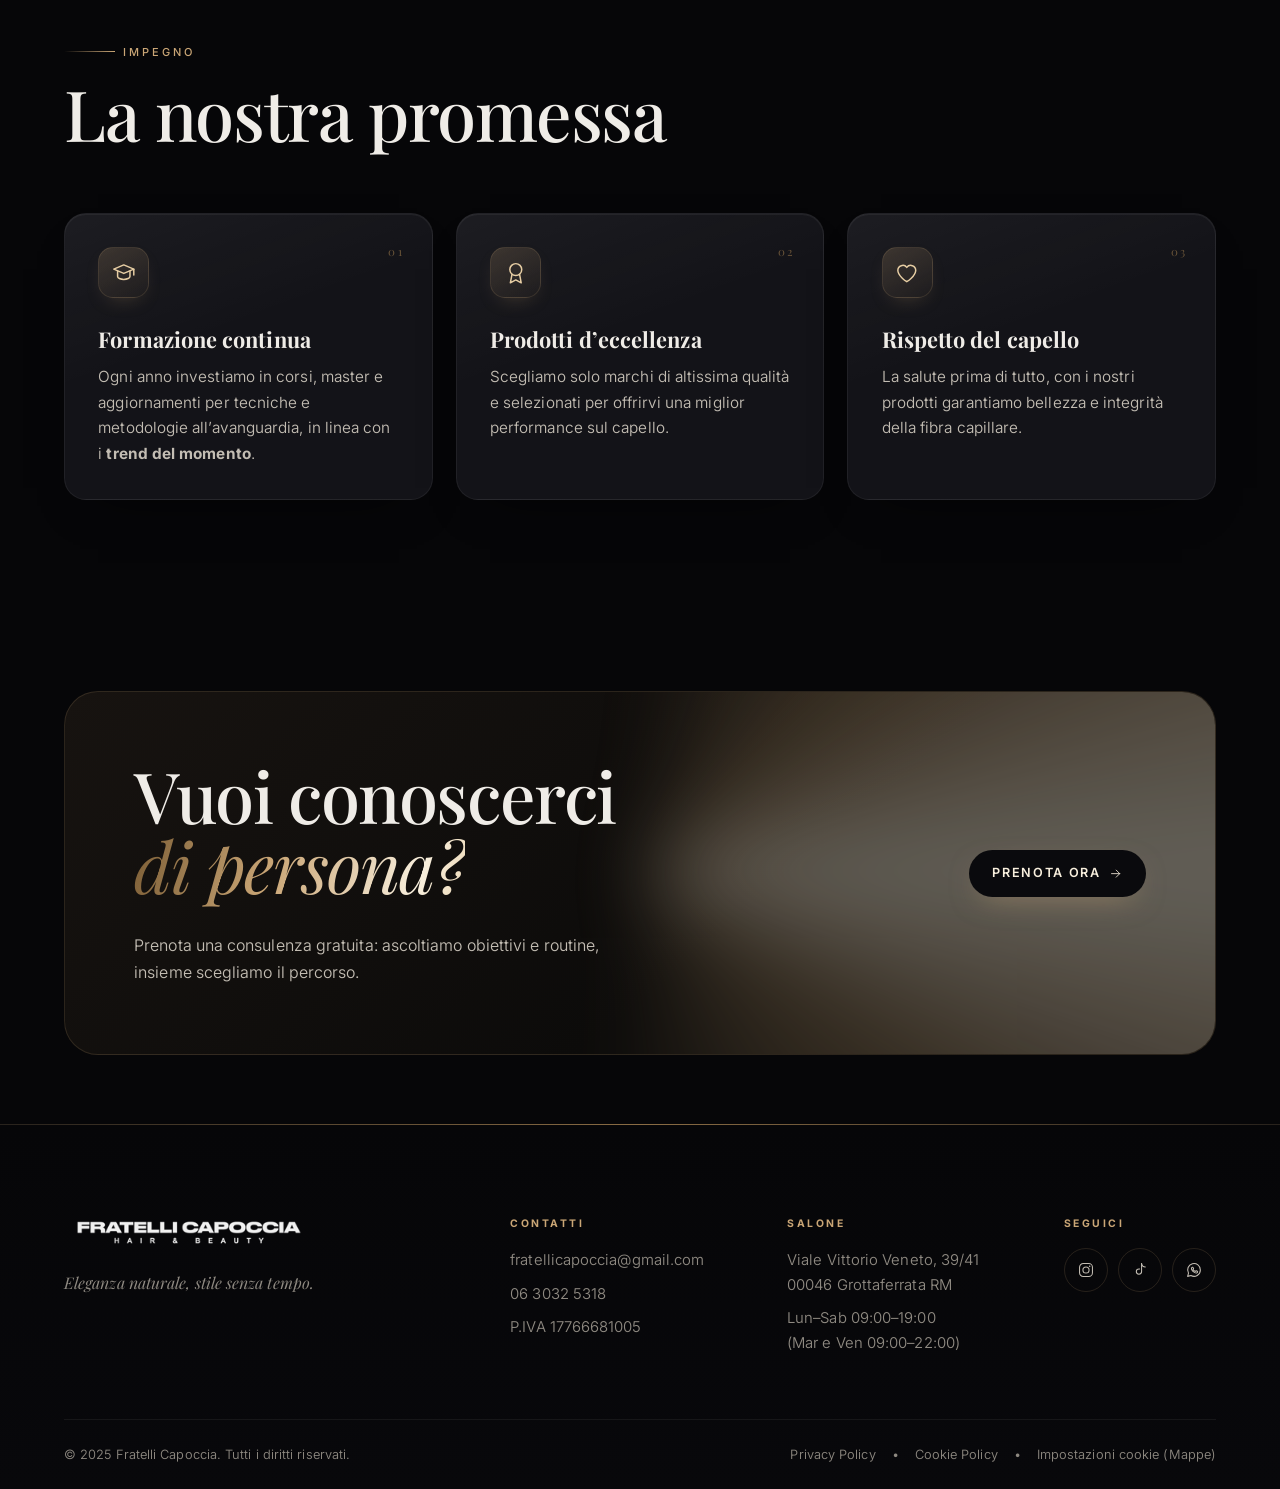
<file: chi-siamo.html>
<!DOCTYPE html>
<html lang="it">
<head>
  <meta charset="UTF-8" />
  <meta name="viewport" content="width=device-width, initial-scale=1" />
  <title>Chi Siamo – Fratelli Capoccia</title>
  <meta name="description" content="La storia e i valori di Fratelli Capoccia a ROMA: qualità, innovazione e rispetto del capello." />
  <meta name="theme-color" content="#060608" />
  <meta name="color-scheme" content="dark" />
  <link rel="canonical" href="https://fratellicapoccia.it/chi-siamo.html" />

  <meta property="og:type" content="website" />
  <meta property="og:site_name" content="Fratelli Capoccia" />
  <meta property="og:locale" content="it_IT" />
  <meta property="og:title" content="Chi Siamo – Fratelli Capoccia" />
  <meta property="og:description" content="La storia e i valori di Fratelli Capoccia a ROMA: qualità, innovazione e rispetto del capello." />
  <meta property="og:url" content="https://fratellicapoccia.it/chi-siamo.html" />
  <meta property="og:image" content="https://fratellicapoccia.it/images/salone-dettaglio.png" />
  <meta name="twitter:card" content="summary_large_image" />

  <link rel="icon" href="data:image/svg+xml,%3Csvg xmlns='http://www.w3.org/2000/svg' viewBox='0 0 64 64'%3E%3Crect width='64' height='64' rx='14' fill='%23090909'/%3E%3Ctext x='32' y='43' font-family='Georgia,serif' font-size='29' letter-spacing='1' fill='%23caa676' text-anchor='middle'%3EFC%3C/text%3E%3C/svg%3E" />
  <link rel="apple-touch-icon" href="images/logo_fc_wordmark@2x.png" />

  <link rel="preconnect" href="https://fonts.googleapis.com" />
  <link rel="preconnect" href="https://fonts.gstatic.com" crossorigin />
  <!-- Font non bloccanti: i "ripieghi" in style.css hanno le stesse
       metriche di Playfair e Inter, quindi lo scambio non sposta nulla
       e la pagina non deve più aspettare Google per disegnarsi. -->
  <link rel="preload" as="style" href="https://fonts.googleapis.com/css2?family=Playfair+Display:ital,wght@0,400;0,500;0,600;1,400;1,500&family=Inter:wght@300;400;500;600&display=swap" onload="this.onload=null;this.rel='stylesheet'" />
  <noscript><link rel="stylesheet" href="https://fonts.googleapis.com/css2?family=Playfair+Display:ital,wght@0,400;0,500;0,600;1,400;1,500&family=Inter:wght@300;400;500;600&display=swap" /></noscript>
  <link rel="stylesheet" href="style.css" />
  <!-- Decisioni prese PRIMA del primo frame, così niente compare in
       ritardo: il banner cookie (solo se manca una scelta) e il
       preloader (solo alla prima pagina della visita). -->
  <script>(function(d){var c=" js";
try{var v=localStorage.getItem("mapsConsent");if(location.hash==="#consenso-mappe"||(v!=="granted"&&v!=="denied"))c+=" consent-open";}catch(e){c+=" consent-open";}
try{if(sessionStorage.getItem("fcSeen"))c+=" no-pre";else sessionStorage.setItem("fcSeen","1");}catch(e){c+=" no-pre";}
d.documentElement.className+=c;})(document);</script>

  <script type="application/ld+json">
  {
    "@context": "https://schema.org",
    "@type": "HairSalon",
    "name": "Fratelli Capoccia",
    "alternateName": "Fratelli Capoccia Hair & Beauty",
    "url": "https://fratellicapoccia.it/",
    "image": "https://fratellicapoccia.it/images/salone-dettaglio.png",
    "logo": "https://fratellicapoccia.it/images/logo_fc_wordmark@2x.png",
    "telephone": "+390630325318",
    "email": "fratellicapoccia@gmail.com",
    "vatID": "17766681005",
    "priceRange": "€€",
    "address": {
      "@type": "PostalAddress",
      "streetAddress": "Viale Vittorio Veneto, 39/41",
      "postalCode": "00046",
      "addressLocality": "Grottaferrata",
      "addressRegion": "RM",
      "addressCountry": "IT"
    },
    "sameAs": [
      "https://www.instagram.com/fratellicapocciaparrucchieri/",
      "https://www.tiktok.com/@fratellicapoccia"
    ],
    "openingHoursSpecification": [
      { "@type": "OpeningHoursSpecification", "dayOfWeek": ["Monday","Wednesday","Thursday","Saturday"], "opens": "09:00", "closes": "19:00" },
      { "@type": "OpeningHoursSpecification", "dayOfWeek": ["Tuesday","Friday"], "opens": "09:00", "closes": "22:00" }
    ]
  }
  </script>

</head>
<body>
<svg class="sr" aria-hidden="true" focusable="false" xmlns="http://www.w3.org/2000/svg"><defs>
<g id="i-scissors" fill="none" stroke="currentColor" stroke-width="1.4" stroke-linecap="round" stroke-linejoin="round"><circle cx="6" cy="6" r="2.6"/><circle cx="6" cy="18" r="2.6"/><path d="M8.1 7.7 20 19M20 5 8.1 16.3"/></g>
<g id="i-palette" fill="none" stroke="currentColor" stroke-width="1.4" stroke-linecap="round" stroke-linejoin="round"><path d="M12 3.2a8.8 8.8 0 1 0 0 17.6 2.2 2.2 0 0 0 0-4.4h-.7a1.8 1.8 0 0 1 0-3.6H18a3 3 0 0 0 3-3A7.5 7.5 0 0 0 12 3.2Z"/><circle cx="8.2" cy="9.2" r=".9"/><circle cx="12" cy="7.4" r=".9"/><circle cx="15.8" cy="9.6" r=".9"/></g>
<g id="i-leaf" fill="none" stroke="currentColor" stroke-width="1.4" stroke-linecap="round" stroke-linejoin="round"><path d="M4 20.2c0-8.2 5.2-14.2 16.2-15.2C21.2 16.2 15 21 7 21H4Z"/><path d="M4.4 20.4c4-4.2 8.4-7.2 14.4-9.2"/></g>
<g id="i-wind" fill="none" stroke="currentColor" stroke-width="1.4" stroke-linecap="round" stroke-linejoin="round"><path d="M2.5 9h12.6a3 3 0 1 0-3-3"/><path d="M2.5 15h8.2a2.6 2.6 0 1 1-2.6 2.7"/><path d="M15.2 15h6.3"/></g>
<g id="i-swatch" fill="none" stroke="currentColor" stroke-width="1.4" stroke-linecap="round" stroke-linejoin="round"><rect x="3.4" y="5" width="17.2" height="14" rx="2.2"/><path d="M9.1 5v14M14.9 5v14"/></g>
<g id="i-droplet" fill="none" stroke="currentColor" stroke-width="1.4" stroke-linecap="round" stroke-linejoin="round"><path d="M12 3.4s6.2 6.7 6.2 10.5A6.2 6.2 0 0 1 5.8 13.9C5.8 10.1 12 3.4 12 3.4Z"/><path d="M9.4 14.4a2.7 2.7 0 0 0 2.6 2.3"/></g>
<g id="i-sun" fill="none" stroke="currentColor" stroke-width="1.4" stroke-linecap="round" stroke-linejoin="round"><circle cx="12" cy="12" r="4"/><path d="M12 2.6v2.4M12 19v2.4M4.5 4.5l1.7 1.7M17.8 17.8l1.7 1.7M2.6 12H5M19 12h2.4M4.5 19.5l1.7-1.7M17.8 6.2l1.7-1.7"/></g>
<g id="i-spray" fill="none" stroke="currentColor" stroke-width="1.4" stroke-linecap="round" stroke-linejoin="round"><path d="M9.2 8.4h4.6a2 2 0 0 1 2 2v8.6a2 2 0 0 1-2 2H9.2a2 2 0 0 1-2-2v-8.6a2 2 0 0 1 2-2Z"/><path d="M9.6 8.4V5.9a1.5 1.5 0 0 1 1.5-1.5h1.4"/><path d="M18.6 5.2h.02M21 7.6h.02M18.6 11h.02M21.4 12.8h.02"/></g>
<g id="i-align" fill="none" stroke="currentColor" stroke-width="1.4" stroke-linecap="round"><path d="M3.2 7.2h17.6M3.2 12h17.6M3.2 16.8h12.4"/></g>
<g id="i-flame" fill="none" stroke="currentColor" stroke-width="1.4" stroke-linecap="round" stroke-linejoin="round"><path d="M12 21c3.9 0 6.5-2.6 6.5-6.1 0-4.6-4.1-6.6-4.1-10.7-3 1.5-4.6 4.1-4.6 6.6 0 1.6-1 2-1.7 1.2-.6-.7-.8-1.7-.8-2.7-1.3 1.8-1.8 3.8-1.8 5.9C5.5 18.4 8.1 21 12 21Z"/></g>
<g id="i-feather" fill="none" stroke="currentColor" stroke-width="1.4" stroke-linecap="round" stroke-linejoin="round"><path d="M20.3 3.7c-2.7-.6-6.7.4-9.3 3S7.2 13.9 7 18l-3.5 3.5"/><path d="M7 18.1h5.5c4.1 0 7.2-3.1 7.9-7.2"/><path d="M13.6 10.4 8 16"/></g>
<g id="i-user" fill="none" stroke="currentColor" stroke-width="1.4" stroke-linecap="round" stroke-linejoin="round"><circle cx="12" cy="8" r="3.6"/><path d="M4.6 20.6c1.2-4 4-5.9 7.4-5.9s6.2 1.9 7.4 5.9"/></g>
<g id="i-award" fill="none" stroke="currentColor" stroke-width="1.4" stroke-linecap="round" stroke-linejoin="round"><circle cx="12" cy="9" r="5.6"/><path d="M8.4 13.7 6.9 21.4 12 18.7l5.1 2.7-1.5-7.7"/></g>
<g id="i-flask" fill="none" stroke="currentColor" stroke-width="1.4" stroke-linecap="round" stroke-linejoin="round"><path d="M9 3.2h6M10.5 3.2v6L5.7 18a2.4 2.4 0 0 0 2.1 3.5h8.4a2.4 2.4 0 0 0 2.1-3.5L13.5 9.2v-6"/><path d="M7.8 15.2h8.4"/></g>
<g id="i-shield" fill="none" stroke="currentColor" stroke-width="1.4" stroke-linecap="round" stroke-linejoin="round"><path d="M12 21.4c4.4-2.2 7-5.7 7-10.2V5.6L12 3 5 5.6v5.6c0 4.5 2.6 8 7 10.2Z"/><path d="M9.4 11.4c0-1.1.9-1.9 1.9-1.9.3 0 .5.1.7.2.2-.1.4-.2.7-.2 1 0 1.9.8 1.9 1.9 0 1.5-2.6 3.3-2.6 3.3s-2.6-1.8-2.6-3.3Z"/></g>
<g id="i-wand" fill="none" stroke="currentColor" stroke-width="1.4" stroke-linecap="round" stroke-linejoin="round"><path d="M3.8 20.2 14.6 9.4"/><path d="M14.2 4.2l1 2.5 2.5 1-2.5 1-1 2.5-1-2.5-2.5-1 2.5-1 1-2.5Z"/><path d="M19.6 14l.6 1.5 1.5.6-1.5.6-.6 1.5-.6-1.5-1.5-.6 1.5-.6.6-1.5Z"/></g>
<g id="i-microscope" fill="none" stroke="currentColor" stroke-width="1.4" stroke-linecap="round" stroke-linejoin="round"><path d="M5 20.6h14"/><path d="M10 20.6a6.5 6.5 0 0 0 5.8-9.8"/><path d="M12.4 3.6 9 7l3.4 3.4 3.4-3.4a2.4 2.4 0 0 0-3.4-3.4Z"/><path d="M7.6 9.4 10 11.8"/></g>
<g id="i-scale" fill="none" stroke="currentColor" stroke-width="1.4" stroke-linecap="round" stroke-linejoin="round"><path d="M12 3.6v17M7.2 20.6h9.6"/><path d="M12 6.6 4.2 8.6M12 6.6l7.8 2"/><path d="M4.2 8.6 2 14.2a3 3 0 0 0 4.4 0L4.2 8.6Z"/><path d="M19.8 8.6 17.6 14.2a3 3 0 0 0 4.4 0l-2.2-5.6Z"/></g>
<g id="i-handheart" fill="none" stroke="currentColor" stroke-width="1.4" stroke-linecap="round" stroke-linejoin="round"><path d="M2.6 13.4 5.4 11l3.4 1.6h4.4a1.6 1.6 0 0 1 0 3.2h-2.2"/><path d="M2.6 13.4 7.6 19c.7.8 1.6 1.2 2.6 1.2h4.6c1 0 2-.4 2.7-1.2l3.4-3.8"/><path d="M12.4 7.4c0-1.3 1-2.3 2.2-2.3.5 0 1 .2 1.3.5.4-.3.8-.5 1.3-.5 1.2 0 2.2 1 2.2 2.3 0 1.8-3.5 4-3.5 4s-3.5-2.2-3.5-4Z"/></g>
<g id="i-cap" fill="none" stroke="currentColor" stroke-width="1.4" stroke-linecap="round" stroke-linejoin="round"><path d="M2.6 8.6 12 4.6l9.4 4-9.4 4-9.4-4Z"/><path d="M6.2 10.6v4.8c0 1.5 2.6 2.8 5.8 2.8s5.8-1.3 5.8-2.8v-4.8"/><path d="M21.4 8.6v5.6"/></g>
<g id="i-heart" fill="none" stroke="currentColor" stroke-width="1.4" stroke-linecap="round" stroke-linejoin="round"><path d="M12 20.4S3.6 15.2 3.6 9.7A4.7 4.7 0 0 1 12 6.9a4.7 4.7 0 0 1 8.4 2.8c0 5.5-8.4 10.7-8.4 10.7Z"/></g>
<g id="i-pin" fill="none" stroke="currentColor" stroke-width="1.4" stroke-linecap="round" stroke-linejoin="round"><path d="M12 21.4s7-6.1 7-11.2A7 7 0 0 0 5 10.2c0 5.1 7 11.2 7 11.2Z"/><circle cx="12" cy="10" r="2.6"/></g>
<g id="i-phone" fill="none" stroke="currentColor" stroke-width="1.4" stroke-linecap="round" stroke-linejoin="round"><path d="M6.4 3.6h2.3l2 4.4-2 1.6a11.2 11.2 0 0 0 5.7 5.7l1.6-2 4.4 2v2.3a2.5 2.5 0 0 1-2.7 2.5C10.8 19.4 4.6 13.2 4 6.3a2.5 2.5 0 0 1 2.4-2.7Z"/></g>
<g id="i-clock" fill="none" stroke="currentColor" stroke-width="1.4" stroke-linecap="round" stroke-linejoin="round"><circle cx="12" cy="12" r="8.6"/><path d="M12 7.2V12l3.4 2.1"/></g>
<g id="i-mail" fill="none" stroke="currentColor" stroke-width="1.4" stroke-linecap="round" stroke-linejoin="round"><rect x="3.2" y="5.2" width="17.6" height="13.6" rx="2.4"/><path d="M3.8 6.6 12 12.8l8.2-6.2"/></g>
<g id="i-whatsapp" fill="none" stroke="currentColor" stroke-width="1.4" stroke-linecap="round" stroke-linejoin="round"><path d="M20.5 12a8.5 8.5 0 0 1-12.6 7.4l-4.4 1.1 1.2-4.3A8.5 8.5 0 1 1 20.5 12Z"/><path d="M9 8.7c.2-.4.5-.5.8-.5h.5c.2 0 .4.1.5.4l.6 1.5c.1.2 0 .4-.1.5l-.4.5c-.1.2-.2.3 0 .6.4.7 1.4 1.7 2.5 2.1.3.1.4 0 .6-.1l.4-.5c.2-.2.3-.2.6-.1l1.5.7c.2.1.3.2.3.4 0 .7-.5 1.4-.9 1.6-.4.2-1.5.4-3.4-.6-2-1.1-3.3-3.1-3.6-3.9-.3-.8-.3-1.9 0-2.2Z"/></g>
<g id="i-instagram" fill="none" stroke="currentColor" stroke-width="1.4" stroke-linecap="round" stroke-linejoin="round"><rect x="3.4" y="3.4" width="17.2" height="17.2" rx="5"/><circle cx="12" cy="12" r="4.1"/><circle cx="16.9" cy="7.1" r="1.05" fill="currentColor" stroke="none"/></g>
<g id="i-tiktok" fill="none" stroke="currentColor" stroke-width="1.4" stroke-linecap="round" stroke-linejoin="round"><path d="M14.1 3.4v10.7a3.5 3.5 0 1 1-3.5-3.5c.3 0 .6 0 .9.1"/><path d="M14.1 3.4c.4 2.7 2.3 4.5 5 4.7"/></g>
<g id="i-up" fill="none" stroke="currentColor" stroke-width="1.5" stroke-linecap="round" stroke-linejoin="round"><path d="M12 20V4.6M5.6 11 12 4.6 18.4 11"/></g>
<g id="i-right" fill="none" stroke="currentColor" stroke-width="1.5" stroke-linecap="round" stroke-linejoin="round"><path d="M4.6 12h14.8M13 5.6 19.4 12 13 18.4"/></g>
<g id="i-sparkle" fill="none" stroke="currentColor" stroke-width="1.3" stroke-linecap="round" stroke-linejoin="round"><path d="M12 3.6l1.7 6.1 6.1 1.7-6.1 1.7L12 19.2l-1.7-6.1-6.1-1.7 6.1-1.7L12 3.6Z"/></g>
<g id="i-star" fill="none" stroke="currentColor" stroke-width="1.4" stroke-linecap="round" stroke-linejoin="round"><path d="M12 4.2l2.4 5.2 5.7.6-4.3 3.8 1.2 5.6L12 16.5l-5 2.9 1.2-5.6L3.9 10l5.7-.6L12 4.2Z"/></g>
<g id="i-headspa" fill="none" stroke="currentColor" stroke-width="1.4" stroke-linecap="round" stroke-linejoin="round"><path d="M4.8 20.6c0-4.4 3.2-7.2 7.2-7.2s7.2 2.8 7.2 7.2"/><circle cx="12" cy="8.8" r="3.3"/><path d="M12 2.2c1 1.2 1.6 2.1 1.6 2.8a1.6 1.6 0 0 1-3.2 0c0-.7.6-1.6 1.6-2.8Z"/><path d="M6.2 6.4h.02M17.8 6.4h.02M4.2 11.2h.02M19.8 11.2h.02"/></g>
<g id="i-check" fill="none" stroke="currentColor" stroke-width="1.6" stroke-linecap="round" stroke-linejoin="round"><path d="M4.6 12.6 9.4 17.4 19.4 6.8"/></g>
</defs></svg>
  <a class="skip" href="#main">Vai al contenuto</a>

  <div class="progress" id="prog" aria-hidden="true"><span></span></div>

  <header class="hdr" id="hdr">
    <nav class="nav wrap" aria-label="Principale">
      <a href="index.html" class="brand" aria-label="Fratelli Capoccia — Home">
        <picture>
          <source type="image/webp" srcset="images/logo_fc_wordmark.webp 1x, images/logo_fc_wordmark@2x.webp 2x" />
          <img src="images/logo_fc_wordmark.png"
             srcset="images/logo_fc_wordmark.png 1x, images/logo_fc_wordmark@2x.png 2x"
             alt="Fratelli Capoccia Hair &amp; Beauty" width="312" height="44"
             decoding="async" fetchpriority="high" />
        </picture>
      </a>

      <div class="nav__links">
        <a class="nav__a" data-nav href="index.html">Home</a>
        <a class="nav__a" data-nav href="servizi.html">Servizi</a>
        <a class="nav__a" data-nav href="prodotti.html">Prodotti</a>
        <a class="nav__a" data-nav href="chi-siamo.html">Chi Siamo</a>
        <a class="nav__a" data-nav href="contatti.html">Contatti</a>
      </div>

      <div class="nav__side">
        <a href="contatti.html" class="btn" data-mag>Prenota Ora</a>
        <button class="burger" id="burger" type="button" aria-label="Apri il menu" aria-expanded="false" aria-controls="menu">
          <i></i><i></i>
        </button>
      </div>
    </nav>
  </header>

  <div class="menu" id="menu" aria-hidden="true">
    <ul class="menu__list">
      <li class="menu__item"><a data-nav href="index.html"><span class="num">01</span>Home</a></li>
      <li class="menu__item"><a data-nav href="servizi.html"><span class="num">02</span>Servizi</a></li>
      <li class="menu__item"><a data-nav href="prodotti.html"><span class="num">03</span>Prodotti</a></li>
      <li class="menu__item"><a data-nav href="chi-siamo.html"><span class="num">04</span>Chi Siamo</a></li>
      <li class="menu__item"><a data-nav href="contatti.html"><span class="num">05</span>Contatti</a></li>
    </ul>
    <div class="menu__foot">
      <a href="tel:+390630325318">06 3032 5318</a>
      <a href="mailto:fratellicapoccia@gmail.com">fratellicapoccia@gmail.com</a>
      <a href="https://maps.google.com/?q=Viale+Vittorio+Veneto,+39/41,+00046+Grottaferrata+RM" target="_blank" rel="noopener">Viale Vittorio Veneto, 39/41 — Grottaferrata</a>
    </div>
  </div>
  <main id="main">
  <!-- ============ HERO PAGINA ============ -->
  <section class="phero">
    <div class="wrap phero__grid">
      <div>
        <p class="eyebrow" data-rv="fade">Chi siamo</p>
        <h1 class="display d1" data-split>Dove la tecnica incontra l’ascolto.</h1>
      </div>
      <p class="lead" data-rv="right" data-rv-d="2">Riconosciuti tra i saloni di riferimento di Roma, con una missione chiara: qualità, innovazione e rispetto del capello.</p>
    </div>
  </section>

  <!-- ============ LA STORIA ============ -->
  <section class="sec">
    <div class="wrap duo duo--rev">
      <div class="sticky" data-rv="right">
        <figure class="frame frame--wide" data-depth>
          <picture>
          <source srcset="images/proprietari-storia.webp" type="image/webp" />
          <img src="images/proprietari-storia.png" alt="I fondatori del salone Fratelli Capoccia" width="489" height="296" loading="lazy" decoding="async" />
        </picture>
          <figcaption class="frame__cap"><p>Grottaferrata, Castelli Romani</p></figcaption>
        </figure>
      </div>

      <div>
        <p class="eyebrow" data-rv="fade">Le origini</p>
        <h2 class="display d2 mt-s" data-split>La Storia</h2>
        <p class="note mt-s" data-rv="fade" data-rv-d="2">Passione, ricerca e una visione precisa.</p>

        <div class="mt-m" data-rv="fade" data-rv-d="2">
          <p class="lead">La nostra storia non inizia qui, ma affonda le radici nella passione di due ragazzini. Entrambi abbiamo iniziato la nostra carriera a soli 14 anni, facendo la gavetta e imparando il mestiere sul campo.</p>
        </div>

        <div class="mt-s" data-rv="fade" data-rv-d="3">
          <p class="body">Per anni, abbiamo dedicato anima e corpo alla crescita professionale, formandoci e lavorando con dedizione nei migliori e più rinomati saloni al centro di Roma. Queste esperienze ci hanno permesso di affiancare tecniche d'eccellenza, capire l'importanza della qualità e conoscere le ultime tendenze, trasormando il sacrificio in un bagaglio di inestimabile valore.</p>
          <p class="body">Dopo un lungo percorso, è nata l'idea: perchè non portare quell'eccellenza qui, vicino a casa?</p>
          <p class="body">Abbiamo scelto di aprire a Grottaferrata con una missione chiara: offrire uno stile e un livello di servizio degno del miglior salone capitolino, ma con il calore e l'attenzione che meritate.</p>
          <p class="body">Il nostro salone è il frutto di grandi sacrifici e di un sogno comune: portare l'innovazione e la qualità del centro di Roma direttamente qui, per garantirti servizi all'avanguardia nel cuore dei castelli romani.</p>
        </div>
      </div>
    </div>
  </section>

  <hr class="hr" />

  <!-- ============ LA NOSTRA PROMESSA ============ -->
  <section class="sec stage">
    <div class="wrap">
      <div class="sec__head">
        <p class="eyebrow" data-rv="fade">Impegno</p>
        <h2 class="display d2" data-split>La nostra promessa</h2>
      </div>

      <div class="grid grid--3">
        <article class="tcard" data-tilt data-rv="tilt">
          <div class="tcard__in">
            <span class="tcard__idx">01</span>
            <div class="ico"><svg viewBox="0 0 24 24" aria-hidden="true"><use href="#i-cap"></use></svg></div>
            <div class="tcard__lift">
              <h3>Formazione continua</h3>
              <p>Ogni anno investiamo in corsi, master e aggiornamenti per tecniche e metodologie all’avanguardia, in linea con i <strong>trend del momento</strong>.</p>
            </div>
          </div>
        </article>

        <article class="tcard" data-tilt data-rv="tilt" data-rv-d="2">
          <div class="tcard__in">
            <span class="tcard__idx">02</span>
            <div class="ico"><svg viewBox="0 0 24 24" aria-hidden="true"><use href="#i-award"></use></svg></div>
            <div class="tcard__lift">
              <h3>Prodotti d’eccellenza</h3>
              <p>Scegliamo solo marchi di altissima qualità e selezionati per offrirvi una miglior performance sul capello.</p>
            </div>
          </div>
        </article>

        <article class="tcard" data-tilt data-rv="tilt" data-rv-d="3">
          <div class="tcard__in">
            <span class="tcard__idx">03</span>
            <div class="ico"><svg viewBox="0 0 24 24" aria-hidden="true"><use href="#i-heart"></use></svg></div>
            <div class="tcard__lift">
              <h3>Rispetto del capello</h3>
              <p>La salute prima di tutto, con i nostri prodotti garantiamo bellezza e integrità della fibra capillare.</p>
            </div>
          </div>
        </article>
      </div>
    </div>
  </section>

  <!-- ============ CTA ============ -->
  <section class="sec sec--tight">
    <div class="wrap">
      <div class="band" data-rv="zoom">
        <div class="band__in">
          <div>
            <h2 class="display d2">Vuoi conoscerci <span class="it goldtext">di persona?</span></h2>
            <p>Prenota una consulenza gratuita: ascoltiamo obiettivi e routine, insieme scegliamo il percorso.</p>
          </div>
          <a href="contatti.html" class="btn btn--dark" data-mag>Prenota ora
            <svg viewBox="0 0 24 24" aria-hidden="true"><use href="#i-right"></use></svg>
          </a>
        </div>
      </div>
    </div>
  </section>
  </main>

  <footer class="ftr">
    <div class="wrap ftr__top">
      <div>
        <a href="index.html" aria-label="Fratelli Capoccia — Home">
          <picture>
            <source type="image/webp" srcset="images/logo_fc_wordmark.webp 1x, images/logo_fc_wordmark@2x.webp 2x" />
            <img class="ftr__mark" src="images/logo_fc_wordmark.png"
                 srcset="images/logo_fc_wordmark.png 1x, images/logo_fc_wordmark@2x.png 2x"
                 alt="Fratelli Capoccia • Hair &amp; Beauty" width="250" height="35"
                 loading="lazy" decoding="async" />
          </picture>
        </a>
        <p class="ftr__claim">Eleganza naturale, stile senza tempo.</p>
      </div>

      <div>
        <h3>Contatti</h3>
        <ul>
          <li><a href="mailto:fratellicapoccia@gmail.com">fratellicapoccia@gmail.com</a></li>
          <li><a href="tel:+390630325318">06 3032 5318</a></li>
          <li>P.IVA 17766681005</li>
        </ul>
      </div>

      <div>
        <h3>Salone</h3>
        <ul>
          <li><a href="https://maps.google.com/?q=Viale+Vittorio+Veneto,+39/41,+00046+Grottaferrata+RM" target="_blank" rel="noopener">Viale Vittorio Veneto, 39/41<br />00046 Grottaferrata RM</a></li>
          <li>Lun–Sab 09:00–19:00<br />(Mar e Ven 09:00–22:00)</li>
        </ul>
      </div>

      <div>
        <h3>Seguici</h3>
        <div class="social">
          <a href="https://www.instagram.com/fratellicapocciaparrucchieri/" target="_blank" rel="noopener" aria-label="Instagram"><svg viewBox="0 0 24 24" aria-hidden="true"><use href="#i-instagram"></use></svg></a>
          <a href="https://www.tiktok.com/@fratellicapoccia" target="_blank" rel="noopener" aria-label="TikTok"><svg viewBox="0 0 24 24" aria-hidden="true"><use href="#i-tiktok"></use></svg></a>
          <a href="#" data-wa target="_blank" rel="noopener" aria-label="WhatsApp"><svg viewBox="0 0 24 24" aria-hidden="true"><use href="#i-whatsapp"></use></svg></a>
        </div>
      </div>
    </div>

    <div class="wrap">
      <div class="ftr__bot">
        <p>© 2025 Fratelli Capoccia. Tutti i diritti riservati.</p>
        <nav class="ftr__legal" aria-label="Note legali">
          <a href="https://www.iubenda.com/privacy-policy/54217366" class="iubenda-black iubenda-noiframe iubenda-embed iubenda-noiframe " title="Privacy Policy ">Privacy Policy</a><script type="text/javascript">(function (w,d) {var loader = function () {var s = d.createElement("script"), tag = d.getElementsByTagName("script")[0]; s.src="https://cdn.iubenda.com/iubenda.js"; tag.parentNode.insertBefore(s,tag);}; if(w.addEventListener){w.addEventListener("load", loader, false);}else if(w.attachEvent){w.attachEvent("onload", loader);}else{w.onload = loader;}})(window, document);</script>
          <span aria-hidden="true">•</span>
          <a href="https://www.iubenda.com/privacy-policy/54217366/cookie-policy" class="iubenda-black iubenda-noiframe iubenda-embed iubenda-noiframe " title="Cookie Policy ">Cookie Policy</a>
          <span aria-hidden="true">•</span>
          <a href="index.html#consenso-mappe">Impostazioni cookie (Mappe)</a>
        </nav>
      </div>
    </div>
  </footer>

  <div class="fabs">
    <a class="fab fab--wa" href="#" data-wa target="_blank" rel="noopener" aria-label="Scrivici su WhatsApp">
      <svg viewBox="0 0 24 24" aria-hidden="true"><use href="#i-whatsapp"></use></svg>
    </a>
    <button class="fab fab--up" id="to-top" type="button" aria-label="Torna su">
      <svg viewBox="0 0 24 24" aria-hidden="true"><use href="#i-up"></use></svg>
    </button>
  </div>

  <div class="consent" id="consent" role="dialog" aria-live="polite" aria-label="Consenso Google Maps">
    <div class="consent__in">
      <p>Per visualizzare la mappa di Google nelle pagine del sito utilizziamo <strong>cookie di terze parti (Google Maps)</strong>. Proseguendo senza accettare, la mappa resterà disattivata. Consulta la nostra <a href="https://www.iubenda.com/privacy-policy/54217366/cookie-policy" target="_blank" rel="noopener">Cookie Policy</a>.</p>
      <div class="consent__row">
        <button class="btn" id="consent-yes" type="button">Accetta Google Maps</button>
        <button class="consent__no" id="consent-no" type="button">Rifiuta</button>
      </div>
    </div>
  </div>

  <script src="orari.js" defer></script>
  <script src="script.js" defer></script>
</body>
</html>
</file>
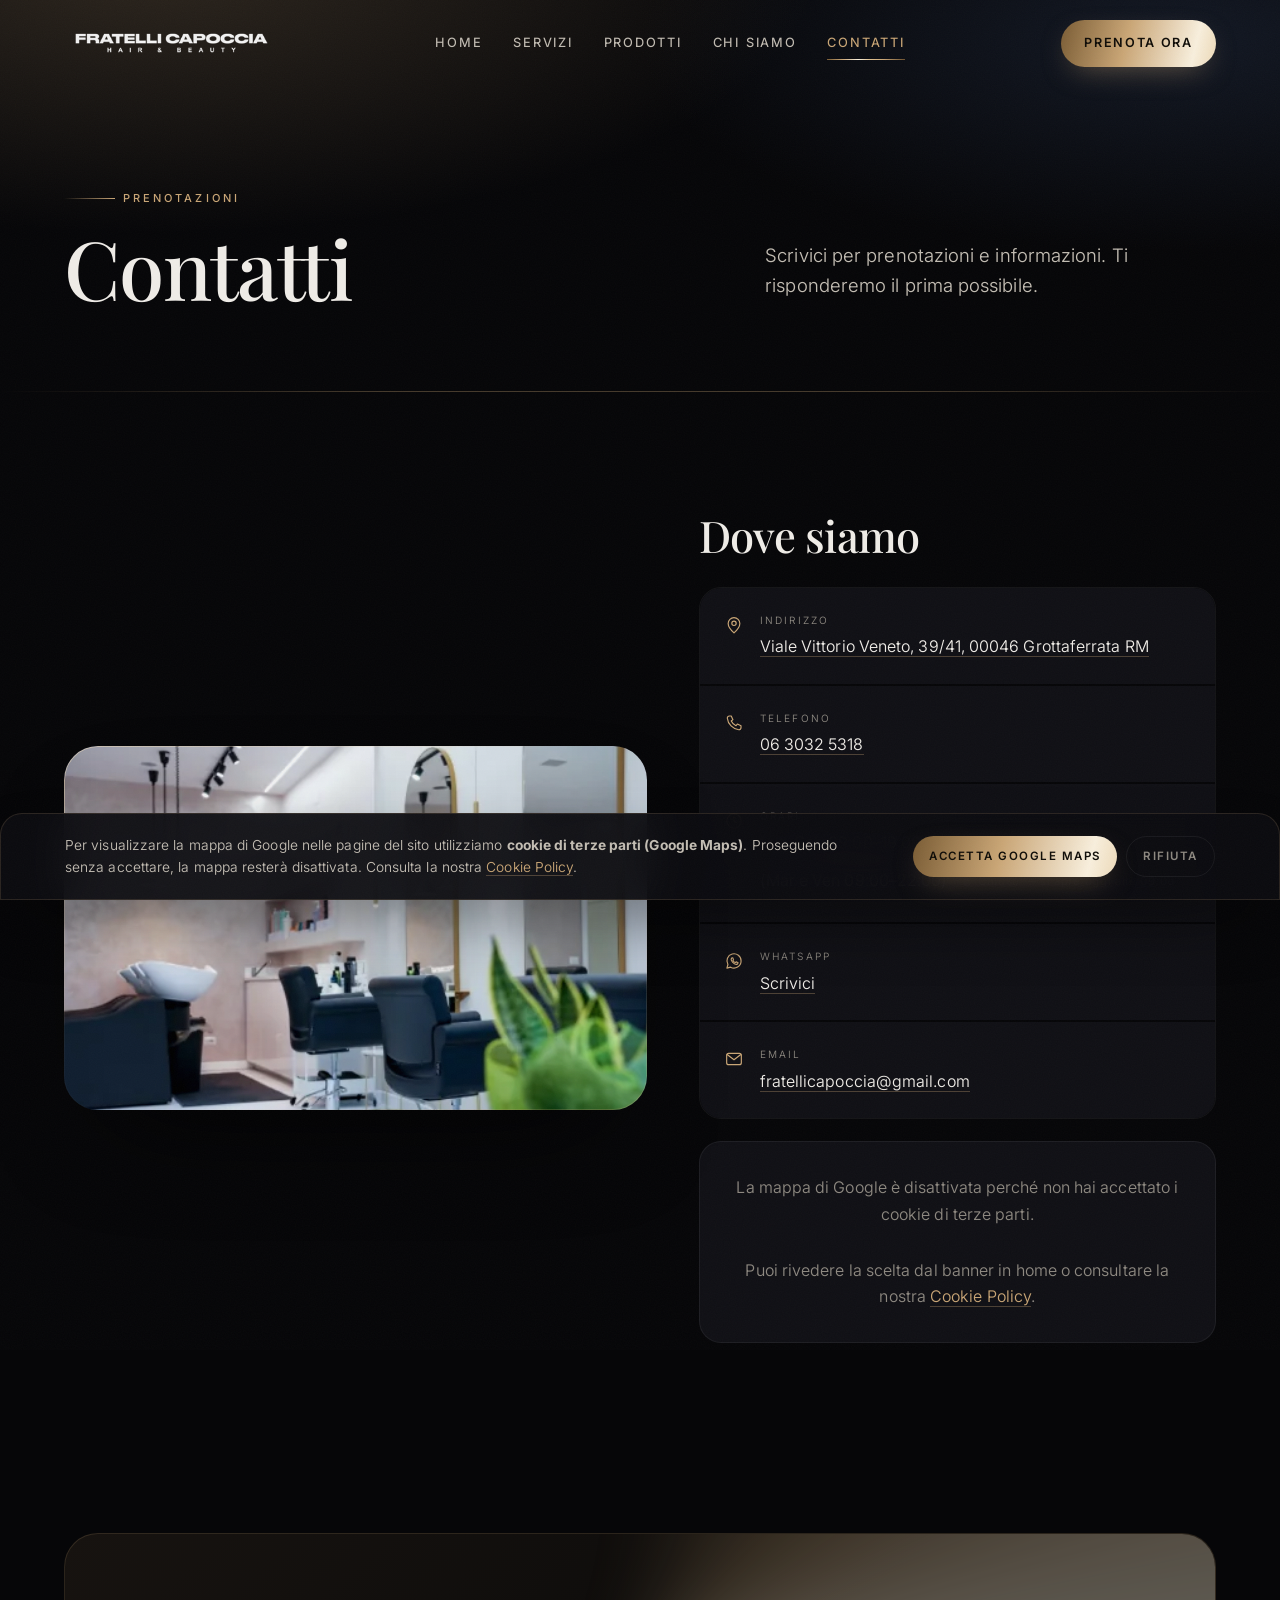
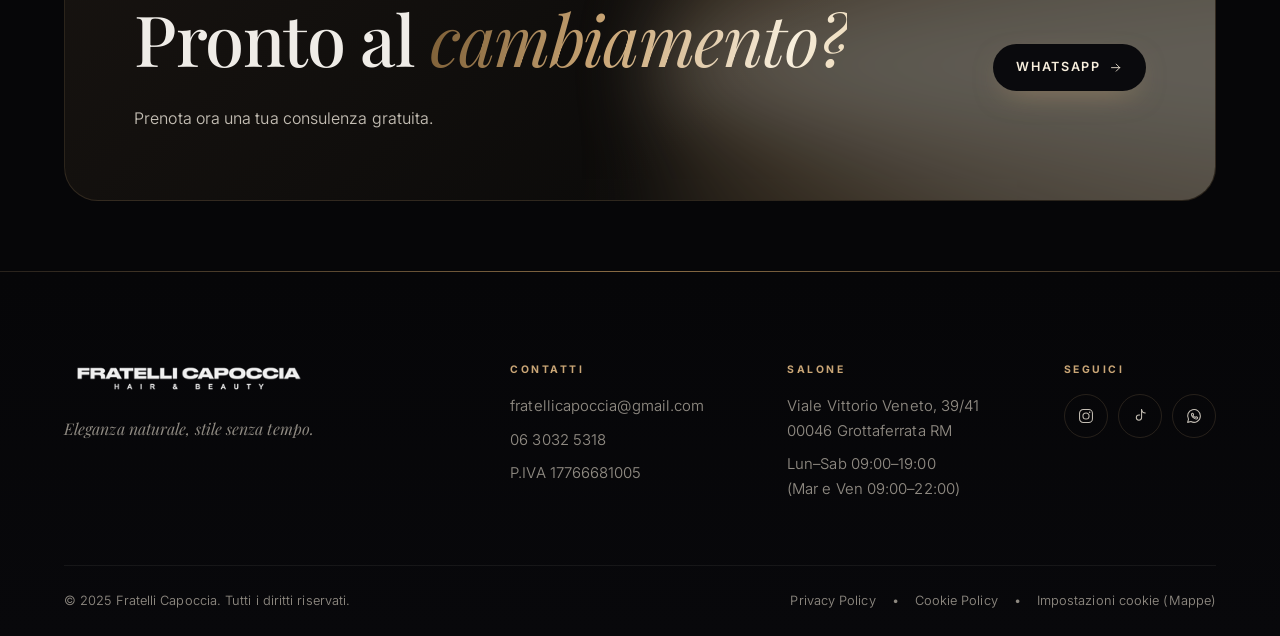
<file: contatti.html>
<!DOCTYPE html>
<html lang="it">
<head>
  <meta charset="UTF-8" />
  <meta name="viewport" content="width=device-width, initial-scale=1" />
  <title>Contatti – Fratelli Capoccia</title>
  <meta name="description" content="Contatta Fratelli Capoccia: orari, telefono, indirizzo e prenotazioni." />
  <meta name="theme-color" content="#060608" />
  <meta name="color-scheme" content="dark" />
  <link rel="canonical" href="https://fratellicapoccia.it/contatti.html" />

  <meta property="og:type" content="website" />
  <meta property="og:site_name" content="Fratelli Capoccia" />
  <meta property="og:locale" content="it_IT" />
  <meta property="og:title" content="Contatti – Fratelli Capoccia" />
  <meta property="og:description" content="Contatta Fratelli Capoccia: orari, telefono, indirizzo e prenotazioni." />
  <meta property="og:url" content="https://fratellicapoccia.it/contatti.html" />
  <meta property="og:image" content="https://fratellicapoccia.it/images/salone-dettaglio.png" />
  <meta name="twitter:card" content="summary_large_image" />

  <link rel="icon" href="data:image/svg+xml,%3Csvg xmlns='http://www.w3.org/2000/svg' viewBox='0 0 64 64'%3E%3Crect width='64' height='64' rx='14' fill='%23090909'/%3E%3Ctext x='32' y='43' font-family='Georgia,serif' font-size='29' letter-spacing='1' fill='%23caa676' text-anchor='middle'%3EFC%3C/text%3E%3C/svg%3E" />
  <link rel="apple-touch-icon" href="images/logo_fc_wordmark@2x.png" />

  <link rel="preconnect" href="https://fonts.googleapis.com" />
  <link rel="preconnect" href="https://fonts.gstatic.com" crossorigin />
  <!-- Font non bloccanti: i "ripieghi" in style.css hanno le stesse
       metriche di Playfair e Inter, quindi lo scambio non sposta nulla
       e la pagina non deve più aspettare Google per disegnarsi. -->
  <link rel="preload" as="style" href="https://fonts.googleapis.com/css2?family=Playfair+Display:ital,wght@0,400;0,500;0,600;1,400;1,500&family=Inter:wght@300;400;500;600&display=swap" onload="this.onload=null;this.rel='stylesheet'" />
  <noscript><link rel="stylesheet" href="https://fonts.googleapis.com/css2?family=Playfair+Display:ital,wght@0,400;0,500;0,600;1,400;1,500&family=Inter:wght@300;400;500;600&display=swap" /></noscript>
  <link rel="stylesheet" href="style.css" />
  <!-- Decisioni prese PRIMA del primo frame, così niente compare in
       ritardo: il banner cookie (solo se manca una scelta) e il
       preloader (solo alla prima pagina della visita). -->
  <script>(function(d){var c=" js";
try{var v=localStorage.getItem("mapsConsent");if(location.hash==="#consenso-mappe"||(v!=="granted"&&v!=="denied"))c+=" consent-open";}catch(e){c+=" consent-open";}
try{if(sessionStorage.getItem("fcSeen"))c+=" no-pre";else sessionStorage.setItem("fcSeen","1");}catch(e){c+=" no-pre";}
d.documentElement.className+=c;})(document);</script>

  <script type="application/ld+json">
  {
    "@context": "https://schema.org",
    "@type": "HairSalon",
    "name": "Fratelli Capoccia",
    "alternateName": "Fratelli Capoccia Hair & Beauty",
    "url": "https://fratellicapoccia.it/",
    "image": "https://fratellicapoccia.it/images/salone-dettaglio.png",
    "logo": "https://fratellicapoccia.it/images/logo_fc_wordmark@2x.png",
    "telephone": "+390630325318",
    "email": "fratellicapoccia@gmail.com",
    "vatID": "17766681005",
    "priceRange": "€€",
    "address": {
      "@type": "PostalAddress",
      "streetAddress": "Viale Vittorio Veneto, 39/41",
      "postalCode": "00046",
      "addressLocality": "Grottaferrata",
      "addressRegion": "RM",
      "addressCountry": "IT"
    },
    "sameAs": [
      "https://www.instagram.com/fratellicapocciaparrucchieri/",
      "https://www.tiktok.com/@fratellicapoccia"
    ],
    "openingHoursSpecification": [
      { "@type": "OpeningHoursSpecification", "dayOfWeek": ["Monday","Wednesday","Thursday","Saturday"], "opens": "09:00", "closes": "19:00" },
      { "@type": "OpeningHoursSpecification", "dayOfWeek": ["Tuesday","Friday"], "opens": "09:00", "closes": "22:00" }
    ]
  }
  </script>

</head>
<body>
<svg class="sr" aria-hidden="true" focusable="false" xmlns="http://www.w3.org/2000/svg"><defs>
<g id="i-scissors" fill="none" stroke="currentColor" stroke-width="1.4" stroke-linecap="round" stroke-linejoin="round"><circle cx="6" cy="6" r="2.6"/><circle cx="6" cy="18" r="2.6"/><path d="M8.1 7.7 20 19M20 5 8.1 16.3"/></g>
<g id="i-palette" fill="none" stroke="currentColor" stroke-width="1.4" stroke-linecap="round" stroke-linejoin="round"><path d="M12 3.2a8.8 8.8 0 1 0 0 17.6 2.2 2.2 0 0 0 0-4.4h-.7a1.8 1.8 0 0 1 0-3.6H18a3 3 0 0 0 3-3A7.5 7.5 0 0 0 12 3.2Z"/><circle cx="8.2" cy="9.2" r=".9"/><circle cx="12" cy="7.4" r=".9"/><circle cx="15.8" cy="9.6" r=".9"/></g>
<g id="i-leaf" fill="none" stroke="currentColor" stroke-width="1.4" stroke-linecap="round" stroke-linejoin="round"><path d="M4 20.2c0-8.2 5.2-14.2 16.2-15.2C21.2 16.2 15 21 7 21H4Z"/><path d="M4.4 20.4c4-4.2 8.4-7.2 14.4-9.2"/></g>
<g id="i-wind" fill="none" stroke="currentColor" stroke-width="1.4" stroke-linecap="round" stroke-linejoin="round"><path d="M2.5 9h12.6a3 3 0 1 0-3-3"/><path d="M2.5 15h8.2a2.6 2.6 0 1 1-2.6 2.7"/><path d="M15.2 15h6.3"/></g>
<g id="i-swatch" fill="none" stroke="currentColor" stroke-width="1.4" stroke-linecap="round" stroke-linejoin="round"><rect x="3.4" y="5" width="17.2" height="14" rx="2.2"/><path d="M9.1 5v14M14.9 5v14"/></g>
<g id="i-droplet" fill="none" stroke="currentColor" stroke-width="1.4" stroke-linecap="round" stroke-linejoin="round"><path d="M12 3.4s6.2 6.7 6.2 10.5A6.2 6.2 0 0 1 5.8 13.9C5.8 10.1 12 3.4 12 3.4Z"/><path d="M9.4 14.4a2.7 2.7 0 0 0 2.6 2.3"/></g>
<g id="i-sun" fill="none" stroke="currentColor" stroke-width="1.4" stroke-linecap="round" stroke-linejoin="round"><circle cx="12" cy="12" r="4"/><path d="M12 2.6v2.4M12 19v2.4M4.5 4.5l1.7 1.7M17.8 17.8l1.7 1.7M2.6 12H5M19 12h2.4M4.5 19.5l1.7-1.7M17.8 6.2l1.7-1.7"/></g>
<g id="i-spray" fill="none" stroke="currentColor" stroke-width="1.4" stroke-linecap="round" stroke-linejoin="round"><path d="M9.2 8.4h4.6a2 2 0 0 1 2 2v8.6a2 2 0 0 1-2 2H9.2a2 2 0 0 1-2-2v-8.6a2 2 0 0 1 2-2Z"/><path d="M9.6 8.4V5.9a1.5 1.5 0 0 1 1.5-1.5h1.4"/><path d="M18.6 5.2h.02M21 7.6h.02M18.6 11h.02M21.4 12.8h.02"/></g>
<g id="i-align" fill="none" stroke="currentColor" stroke-width="1.4" stroke-linecap="round"><path d="M3.2 7.2h17.6M3.2 12h17.6M3.2 16.8h12.4"/></g>
<g id="i-flame" fill="none" stroke="currentColor" stroke-width="1.4" stroke-linecap="round" stroke-linejoin="round"><path d="M12 21c3.9 0 6.5-2.6 6.5-6.1 0-4.6-4.1-6.6-4.1-10.7-3 1.5-4.6 4.1-4.6 6.6 0 1.6-1 2-1.7 1.2-.6-.7-.8-1.7-.8-2.7-1.3 1.8-1.8 3.8-1.8 5.9C5.5 18.4 8.1 21 12 21Z"/></g>
<g id="i-feather" fill="none" stroke="currentColor" stroke-width="1.4" stroke-linecap="round" stroke-linejoin="round"><path d="M20.3 3.7c-2.7-.6-6.7.4-9.3 3S7.2 13.9 7 18l-3.5 3.5"/><path d="M7 18.1h5.5c4.1 0 7.2-3.1 7.9-7.2"/><path d="M13.6 10.4 8 16"/></g>
<g id="i-user" fill="none" stroke="currentColor" stroke-width="1.4" stroke-linecap="round" stroke-linejoin="round"><circle cx="12" cy="8" r="3.6"/><path d="M4.6 20.6c1.2-4 4-5.9 7.4-5.9s6.2 1.9 7.4 5.9"/></g>
<g id="i-award" fill="none" stroke="currentColor" stroke-width="1.4" stroke-linecap="round" stroke-linejoin="round"><circle cx="12" cy="9" r="5.6"/><path d="M8.4 13.7 6.9 21.4 12 18.7l5.1 2.7-1.5-7.7"/></g>
<g id="i-flask" fill="none" stroke="currentColor" stroke-width="1.4" stroke-linecap="round" stroke-linejoin="round"><path d="M9 3.2h6M10.5 3.2v6L5.7 18a2.4 2.4 0 0 0 2.1 3.5h8.4a2.4 2.4 0 0 0 2.1-3.5L13.5 9.2v-6"/><path d="M7.8 15.2h8.4"/></g>
<g id="i-shield" fill="none" stroke="currentColor" stroke-width="1.4" stroke-linecap="round" stroke-linejoin="round"><path d="M12 21.4c4.4-2.2 7-5.7 7-10.2V5.6L12 3 5 5.6v5.6c0 4.5 2.6 8 7 10.2Z"/><path d="M9.4 11.4c0-1.1.9-1.9 1.9-1.9.3 0 .5.1.7.2.2-.1.4-.2.7-.2 1 0 1.9.8 1.9 1.9 0 1.5-2.6 3.3-2.6 3.3s-2.6-1.8-2.6-3.3Z"/></g>
<g id="i-wand" fill="none" stroke="currentColor" stroke-width="1.4" stroke-linecap="round" stroke-linejoin="round"><path d="M3.8 20.2 14.6 9.4"/><path d="M14.2 4.2l1 2.5 2.5 1-2.5 1-1 2.5-1-2.5-2.5-1 2.5-1 1-2.5Z"/><path d="M19.6 14l.6 1.5 1.5.6-1.5.6-.6 1.5-.6-1.5-1.5-.6 1.5-.6.6-1.5Z"/></g>
<g id="i-microscope" fill="none" stroke="currentColor" stroke-width="1.4" stroke-linecap="round" stroke-linejoin="round"><path d="M5 20.6h14"/><path d="M10 20.6a6.5 6.5 0 0 0 5.8-9.8"/><path d="M12.4 3.6 9 7l3.4 3.4 3.4-3.4a2.4 2.4 0 0 0-3.4-3.4Z"/><path d="M7.6 9.4 10 11.8"/></g>
<g id="i-scale" fill="none" stroke="currentColor" stroke-width="1.4" stroke-linecap="round" stroke-linejoin="round"><path d="M12 3.6v17M7.2 20.6h9.6"/><path d="M12 6.6 4.2 8.6M12 6.6l7.8 2"/><path d="M4.2 8.6 2 14.2a3 3 0 0 0 4.4 0L4.2 8.6Z"/><path d="M19.8 8.6 17.6 14.2a3 3 0 0 0 4.4 0l-2.2-5.6Z"/></g>
<g id="i-handheart" fill="none" stroke="currentColor" stroke-width="1.4" stroke-linecap="round" stroke-linejoin="round"><path d="M2.6 13.4 5.4 11l3.4 1.6h4.4a1.6 1.6 0 0 1 0 3.2h-2.2"/><path d="M2.6 13.4 7.6 19c.7.8 1.6 1.2 2.6 1.2h4.6c1 0 2-.4 2.7-1.2l3.4-3.8"/><path d="M12.4 7.4c0-1.3 1-2.3 2.2-2.3.5 0 1 .2 1.3.5.4-.3.8-.5 1.3-.5 1.2 0 2.2 1 2.2 2.3 0 1.8-3.5 4-3.5 4s-3.5-2.2-3.5-4Z"/></g>
<g id="i-cap" fill="none" stroke="currentColor" stroke-width="1.4" stroke-linecap="round" stroke-linejoin="round"><path d="M2.6 8.6 12 4.6l9.4 4-9.4 4-9.4-4Z"/><path d="M6.2 10.6v4.8c0 1.5 2.6 2.8 5.8 2.8s5.8-1.3 5.8-2.8v-4.8"/><path d="M21.4 8.6v5.6"/></g>
<g id="i-heart" fill="none" stroke="currentColor" stroke-width="1.4" stroke-linecap="round" stroke-linejoin="round"><path d="M12 20.4S3.6 15.2 3.6 9.7A4.7 4.7 0 0 1 12 6.9a4.7 4.7 0 0 1 8.4 2.8c0 5.5-8.4 10.7-8.4 10.7Z"/></g>
<g id="i-pin" fill="none" stroke="currentColor" stroke-width="1.4" stroke-linecap="round" stroke-linejoin="round"><path d="M12 21.4s7-6.1 7-11.2A7 7 0 0 0 5 10.2c0 5.1 7 11.2 7 11.2Z"/><circle cx="12" cy="10" r="2.6"/></g>
<g id="i-phone" fill="none" stroke="currentColor" stroke-width="1.4" stroke-linecap="round" stroke-linejoin="round"><path d="M6.4 3.6h2.3l2 4.4-2 1.6a11.2 11.2 0 0 0 5.7 5.7l1.6-2 4.4 2v2.3a2.5 2.5 0 0 1-2.7 2.5C10.8 19.4 4.6 13.2 4 6.3a2.5 2.5 0 0 1 2.4-2.7Z"/></g>
<g id="i-clock" fill="none" stroke="currentColor" stroke-width="1.4" stroke-linecap="round" stroke-linejoin="round"><circle cx="12" cy="12" r="8.6"/><path d="M12 7.2V12l3.4 2.1"/></g>
<g id="i-mail" fill="none" stroke="currentColor" stroke-width="1.4" stroke-linecap="round" stroke-linejoin="round"><rect x="3.2" y="5.2" width="17.6" height="13.6" rx="2.4"/><path d="M3.8 6.6 12 12.8l8.2-6.2"/></g>
<g id="i-whatsapp" fill="none" stroke="currentColor" stroke-width="1.4" stroke-linecap="round" stroke-linejoin="round"><path d="M20.5 12a8.5 8.5 0 0 1-12.6 7.4l-4.4 1.1 1.2-4.3A8.5 8.5 0 1 1 20.5 12Z"/><path d="M9 8.7c.2-.4.5-.5.8-.5h.5c.2 0 .4.1.5.4l.6 1.5c.1.2 0 .4-.1.5l-.4.5c-.1.2-.2.3 0 .6.4.7 1.4 1.7 2.5 2.1.3.1.4 0 .6-.1l.4-.5c.2-.2.3-.2.6-.1l1.5.7c.2.1.3.2.3.4 0 .7-.5 1.4-.9 1.6-.4.2-1.5.4-3.4-.6-2-1.1-3.3-3.1-3.6-3.9-.3-.8-.3-1.9 0-2.2Z"/></g>
<g id="i-instagram" fill="none" stroke="currentColor" stroke-width="1.4" stroke-linecap="round" stroke-linejoin="round"><rect x="3.4" y="3.4" width="17.2" height="17.2" rx="5"/><circle cx="12" cy="12" r="4.1"/><circle cx="16.9" cy="7.1" r="1.05" fill="currentColor" stroke="none"/></g>
<g id="i-tiktok" fill="none" stroke="currentColor" stroke-width="1.4" stroke-linecap="round" stroke-linejoin="round"><path d="M14.1 3.4v10.7a3.5 3.5 0 1 1-3.5-3.5c.3 0 .6 0 .9.1"/><path d="M14.1 3.4c.4 2.7 2.3 4.5 5 4.7"/></g>
<g id="i-up" fill="none" stroke="currentColor" stroke-width="1.5" stroke-linecap="round" stroke-linejoin="round"><path d="M12 20V4.6M5.6 11 12 4.6 18.4 11"/></g>
<g id="i-right" fill="none" stroke="currentColor" stroke-width="1.5" stroke-linecap="round" stroke-linejoin="round"><path d="M4.6 12h14.8M13 5.6 19.4 12 13 18.4"/></g>
<g id="i-sparkle" fill="none" stroke="currentColor" stroke-width="1.3" stroke-linecap="round" stroke-linejoin="round"><path d="M12 3.6l1.7 6.1 6.1 1.7-6.1 1.7L12 19.2l-1.7-6.1-6.1-1.7 6.1-1.7L12 3.6Z"/></g>
<g id="i-star" fill="none" stroke="currentColor" stroke-width="1.4" stroke-linecap="round" stroke-linejoin="round"><path d="M12 4.2l2.4 5.2 5.7.6-4.3 3.8 1.2 5.6L12 16.5l-5 2.9 1.2-5.6L3.9 10l5.7-.6L12 4.2Z"/></g>
<g id="i-headspa" fill="none" stroke="currentColor" stroke-width="1.4" stroke-linecap="round" stroke-linejoin="round"><path d="M4.8 20.6c0-4.4 3.2-7.2 7.2-7.2s7.2 2.8 7.2 7.2"/><circle cx="12" cy="8.8" r="3.3"/><path d="M12 2.2c1 1.2 1.6 2.1 1.6 2.8a1.6 1.6 0 0 1-3.2 0c0-.7.6-1.6 1.6-2.8Z"/><path d="M6.2 6.4h.02M17.8 6.4h.02M4.2 11.2h.02M19.8 11.2h.02"/></g>
<g id="i-check" fill="none" stroke="currentColor" stroke-width="1.6" stroke-linecap="round" stroke-linejoin="round"><path d="M4.6 12.6 9.4 17.4 19.4 6.8"/></g>
</defs></svg>
  <a class="skip" href="#main">Vai al contenuto</a>

  <div class="progress" id="prog" aria-hidden="true"><span></span></div>

  <header class="hdr" id="hdr">
    <nav class="nav wrap" aria-label="Principale">
      <a href="index.html" class="brand" aria-label="Fratelli Capoccia — Home">
        <picture>
          <source type="image/webp" srcset="images/logo_fc_wordmark.webp 1x, images/logo_fc_wordmark@2x.webp 2x" />
          <img src="images/logo_fc_wordmark.png"
             srcset="images/logo_fc_wordmark.png 1x, images/logo_fc_wordmark@2x.png 2x"
             alt="Fratelli Capoccia Hair &amp; Beauty" width="312" height="44"
             decoding="async" fetchpriority="high" />
        </picture>
      </a>

      <div class="nav__links">
        <a class="nav__a" data-nav href="index.html">Home</a>
        <a class="nav__a" data-nav href="servizi.html">Servizi</a>
        <a class="nav__a" data-nav href="prodotti.html">Prodotti</a>
        <a class="nav__a" data-nav href="chi-siamo.html">Chi Siamo</a>
        <a class="nav__a" data-nav href="contatti.html">Contatti</a>
      </div>

      <div class="nav__side">
        <a href="contatti.html" class="btn" data-mag>Prenota Ora</a>
        <button class="burger" id="burger" type="button" aria-label="Apri il menu" aria-expanded="false" aria-controls="menu">
          <i></i><i></i>
        </button>
      </div>
    </nav>
  </header>

  <div class="menu" id="menu" aria-hidden="true">
    <ul class="menu__list">
      <li class="menu__item"><a data-nav href="index.html"><span class="num">01</span>Home</a></li>
      <li class="menu__item"><a data-nav href="servizi.html"><span class="num">02</span>Servizi</a></li>
      <li class="menu__item"><a data-nav href="prodotti.html"><span class="num">03</span>Prodotti</a></li>
      <li class="menu__item"><a data-nav href="chi-siamo.html"><span class="num">04</span>Chi Siamo</a></li>
      <li class="menu__item"><a data-nav href="contatti.html"><span class="num">05</span>Contatti</a></li>
    </ul>
    <div class="menu__foot">
      <a href="tel:+390630325318">06 3032 5318</a>
      <a href="mailto:fratellicapoccia@gmail.com">fratellicapoccia@gmail.com</a>
      <a href="https://maps.google.com/?q=Viale+Vittorio+Veneto,+39/41,+00046+Grottaferrata+RM" target="_blank" rel="noopener">Viale Vittorio Veneto, 39/41 — Grottaferrata</a>
    </div>
  </div>
  <main id="main">
  <!-- ============ HERO PAGINA ============ -->
  <section class="phero">
    <div class="wrap phero__grid">
      <div>
        <p class="eyebrow" data-rv="fade">Prenotazioni</p>
        <h1 class="display d1" data-split>Contatti</h1>
      </div>
      <p class="lead" data-rv="right" data-rv-d="2">Scrivici per prenotazioni e informazioni. Ti risponderemo il prima possibile.</p>
    </div>
  </section>

  <!-- ============ DOVE SIAMO ============ -->
  <section class="sec">
    <div class="wrap duo">
      <figure class="frame frame--wide" data-depth data-rv="zoom">
        <picture>
          <source srcset="images/salone-dettaglio.webp" type="image/webp" />
          <img src="images/salone-dettaglio.png" alt="Dettaglio del salone Fratelli Capoccia" width="496" height="298" loading="eager" fetchpriority="high" decoding="async" />
        </picture>
      </figure>

      <div data-rv="right" data-rv-d="2">
        <h2 class="display d3">Dove siamo</h2>

        <div class="info mt-s">
          <div class="info__row">
            <svg viewBox="0 0 24 24" aria-hidden="true"><use href="#i-pin"></use></svg>
            <div>
              <span class="k">Indirizzo</span>
              <span class="v"><a href="https://maps.google.com/?q=Viale+Vittorio+Veneto,+39/41,+00046+Grottaferrata+RM" target="_blank" rel="noopener">Viale Vittorio Veneto, 39/41, 00046 Grottaferrata RM</a></span>
            </div>
          </div>

          <div class="info__row">
            <svg viewBox="0 0 24 24" aria-hidden="true"><use href="#i-phone"></use></svg>
            <div>
              <span class="k">Telefono</span>
              <span class="v"><a href="tel:06 3032 5318">06 3032 5318</a></span>
            </div>
          </div>

          <div class="info__row">
            <svg viewBox="0 0 24 24" aria-hidden="true"><use href="#i-clock"></use></svg>
            <div>
              <span class="k">Orari</span>
              <span class="v">Lun–Sab 09:00–19:00<br />(Mar e Ven 09:00–22:00)</span>
              <p class="openband__now info__now" id="open-now" hidden>
                <span class="openband__dot" aria-hidden="true"></span>
                <span class="openband__txt"></span>
              </p>
            </div>
          </div>

          <div class="info__row">
            <svg viewBox="0 0 24 24" aria-hidden="true"><use href="#i-whatsapp"></use></svg>
            <div>
              <span class="k">WhatsApp</span>
              <span class="v"><a href="#" data-wa target="_blank" rel="noopener">Scrivici</a></span>
            </div>
          </div>

          <div class="info__row">
            <svg viewBox="0 0 24 24" aria-hidden="true"><use href="#i-mail"></use></svg>
            <div>
              <span class="k">Email</span>
              <span class="v"><a href="mailto:fratellicapoccia@gmail.com">fratellicapoccia@gmail.com</a></span>
            </div>
          </div>
        </div>

        <!-- Mappa: visibile solo con consenso ai cookie di terze parti -->
        <div class="mapbox">
          <div id="map-off" class="mapoff" hidden>
            <p>La mappa di Google è disattivata perché non hai accettato i cookie di terze parti.</p>
            <p class="mt-s">Puoi rivedere la scelta dal banner in home o consultare la nostra <a href="https://www.iubenda.com/privacy-policy/54217366/cookie-policy" target="_blank" rel="noopener">Cookie Policy</a>.</p>
          </div>
          <div id="map-on" hidden>
            <iframe
              title="Mappa salone Fratelli Capoccia"
              src="https://www.google.com/maps?q=Viale+Vittorio+Veneto,+39%2F41,+00046+Grottaferrata+RM&amp;output=embed"
              loading="lazy"
              referrerpolicy="no-referrer-when-downgrade"></iframe>
          </div>
        </div>
      </div>
    </div>
  </section>

  <!-- ============ CTA ============ -->
  <section class="sec sec--tight">
    <div class="wrap">
      <div class="band" data-rv="zoom">
        <div class="band__in">
          <div>
            <h2 class="display d2">Pronto al <span class="it goldtext">cambiamento?</span></h2>
            <p>Prenota ora una tua consulenza gratuita.</p>
          </div>
          <a href="#" data-wa data-mag target="_blank" rel="noopener" class="btn btn--dark">WhatsApp
            <svg viewBox="0 0 24 24" aria-hidden="true"><use href="#i-right"></use></svg>
          </a>
        </div>
      </div>
    </div>
  </section>
  </main>

  <footer class="ftr">
    <div class="wrap ftr__top">
      <div>
        <a href="index.html" aria-label="Fratelli Capoccia — Home">
          <picture>
            <source type="image/webp" srcset="images/logo_fc_wordmark.webp 1x, images/logo_fc_wordmark@2x.webp 2x" />
            <img class="ftr__mark" src="images/logo_fc_wordmark.png"
                 srcset="images/logo_fc_wordmark.png 1x, images/logo_fc_wordmark@2x.png 2x"
                 alt="Fratelli Capoccia • Hair &amp; Beauty" width="250" height="35"
                 loading="lazy" decoding="async" />
          </picture>
        </a>
        <p class="ftr__claim">Eleganza naturale, stile senza tempo.</p>
      </div>

      <div>
        <h3>Contatti</h3>
        <ul>
          <li><a href="mailto:fratellicapoccia@gmail.com">fratellicapoccia@gmail.com</a></li>
          <li><a href="tel:+390630325318">06 3032 5318</a></li>
          <li>P.IVA 17766681005</li>
        </ul>
      </div>

      <div>
        <h3>Salone</h3>
        <ul>
          <li><a href="https://maps.google.com/?q=Viale+Vittorio+Veneto,+39/41,+00046+Grottaferrata+RM" target="_blank" rel="noopener">Viale Vittorio Veneto, 39/41<br />00046 Grottaferrata RM</a></li>
          <li>Lun–Sab 09:00–19:00<br />(Mar e Ven 09:00–22:00)</li>
        </ul>
      </div>

      <div>
        <h3>Seguici</h3>
        <div class="social">
          <a href="https://www.instagram.com/fratellicapocciaparrucchieri/" target="_blank" rel="noopener" aria-label="Instagram"><svg viewBox="0 0 24 24" aria-hidden="true"><use href="#i-instagram"></use></svg></a>
          <a href="https://www.tiktok.com/@fratellicapoccia" target="_blank" rel="noopener" aria-label="TikTok"><svg viewBox="0 0 24 24" aria-hidden="true"><use href="#i-tiktok"></use></svg></a>
          <a href="#" data-wa target="_blank" rel="noopener" aria-label="WhatsApp"><svg viewBox="0 0 24 24" aria-hidden="true"><use href="#i-whatsapp"></use></svg></a>
        </div>
      </div>
    </div>

    <div class="wrap">
      <div class="ftr__bot">
        <p>© 2025 Fratelli Capoccia. Tutti i diritti riservati.</p>
        <nav class="ftr__legal" aria-label="Note legali">
          <a href="https://www.iubenda.com/privacy-policy/54217366" class="iubenda-black iubenda-noiframe iubenda-embed iubenda-noiframe " title="Privacy Policy ">Privacy Policy</a><script type="text/javascript">(function (w,d) {var loader = function () {var s = d.createElement("script"), tag = d.getElementsByTagName("script")[0]; s.src="https://cdn.iubenda.com/iubenda.js"; tag.parentNode.insertBefore(s,tag);}; if(w.addEventListener){w.addEventListener("load", loader, false);}else if(w.attachEvent){w.attachEvent("onload", loader);}else{w.onload = loader;}})(window, document);</script>
          <span aria-hidden="true">•</span>
          <a href="https://www.iubenda.com/privacy-policy/54217366/cookie-policy" class="iubenda-black iubenda-noiframe iubenda-embed iubenda-noiframe " title="Cookie Policy ">Cookie Policy</a>
          <span aria-hidden="true">•</span>
          <a href="index.html#consenso-mappe">Impostazioni cookie (Mappe)</a>
        </nav>
      </div>
    </div>
  </footer>

  <div class="fabs">
    <a class="fab fab--wa" href="#" data-wa target="_blank" rel="noopener" aria-label="Scrivici su WhatsApp">
      <svg viewBox="0 0 24 24" aria-hidden="true"><use href="#i-whatsapp"></use></svg>
    </a>
    <button class="fab fab--up" id="to-top" type="button" aria-label="Torna su">
      <svg viewBox="0 0 24 24" aria-hidden="true"><use href="#i-up"></use></svg>
    </button>
  </div>

  <div class="consent" id="consent" role="dialog" aria-live="polite" aria-label="Consenso Google Maps">
    <div class="consent__in">
      <p>Per visualizzare la mappa di Google nelle pagine del sito utilizziamo <strong>cookie di terze parti (Google Maps)</strong>. Proseguendo senza accettare, la mappa resterà disattivata. Consulta la nostra <a href="https://www.iubenda.com/privacy-policy/54217366/cookie-policy" target="_blank" rel="noopener">Cookie Policy</a>.</p>
      <div class="consent__row">
        <button class="btn" id="consent-yes" type="button">Accetta Google Maps</button>
        <button class="consent__no" id="consent-no" type="button">Rifiuta</button>
      </div>
    </div>
  </div>

  <script src="orari.js" defer></script>
  <script src="script.js" defer></script>
</body>
</html>
</file>
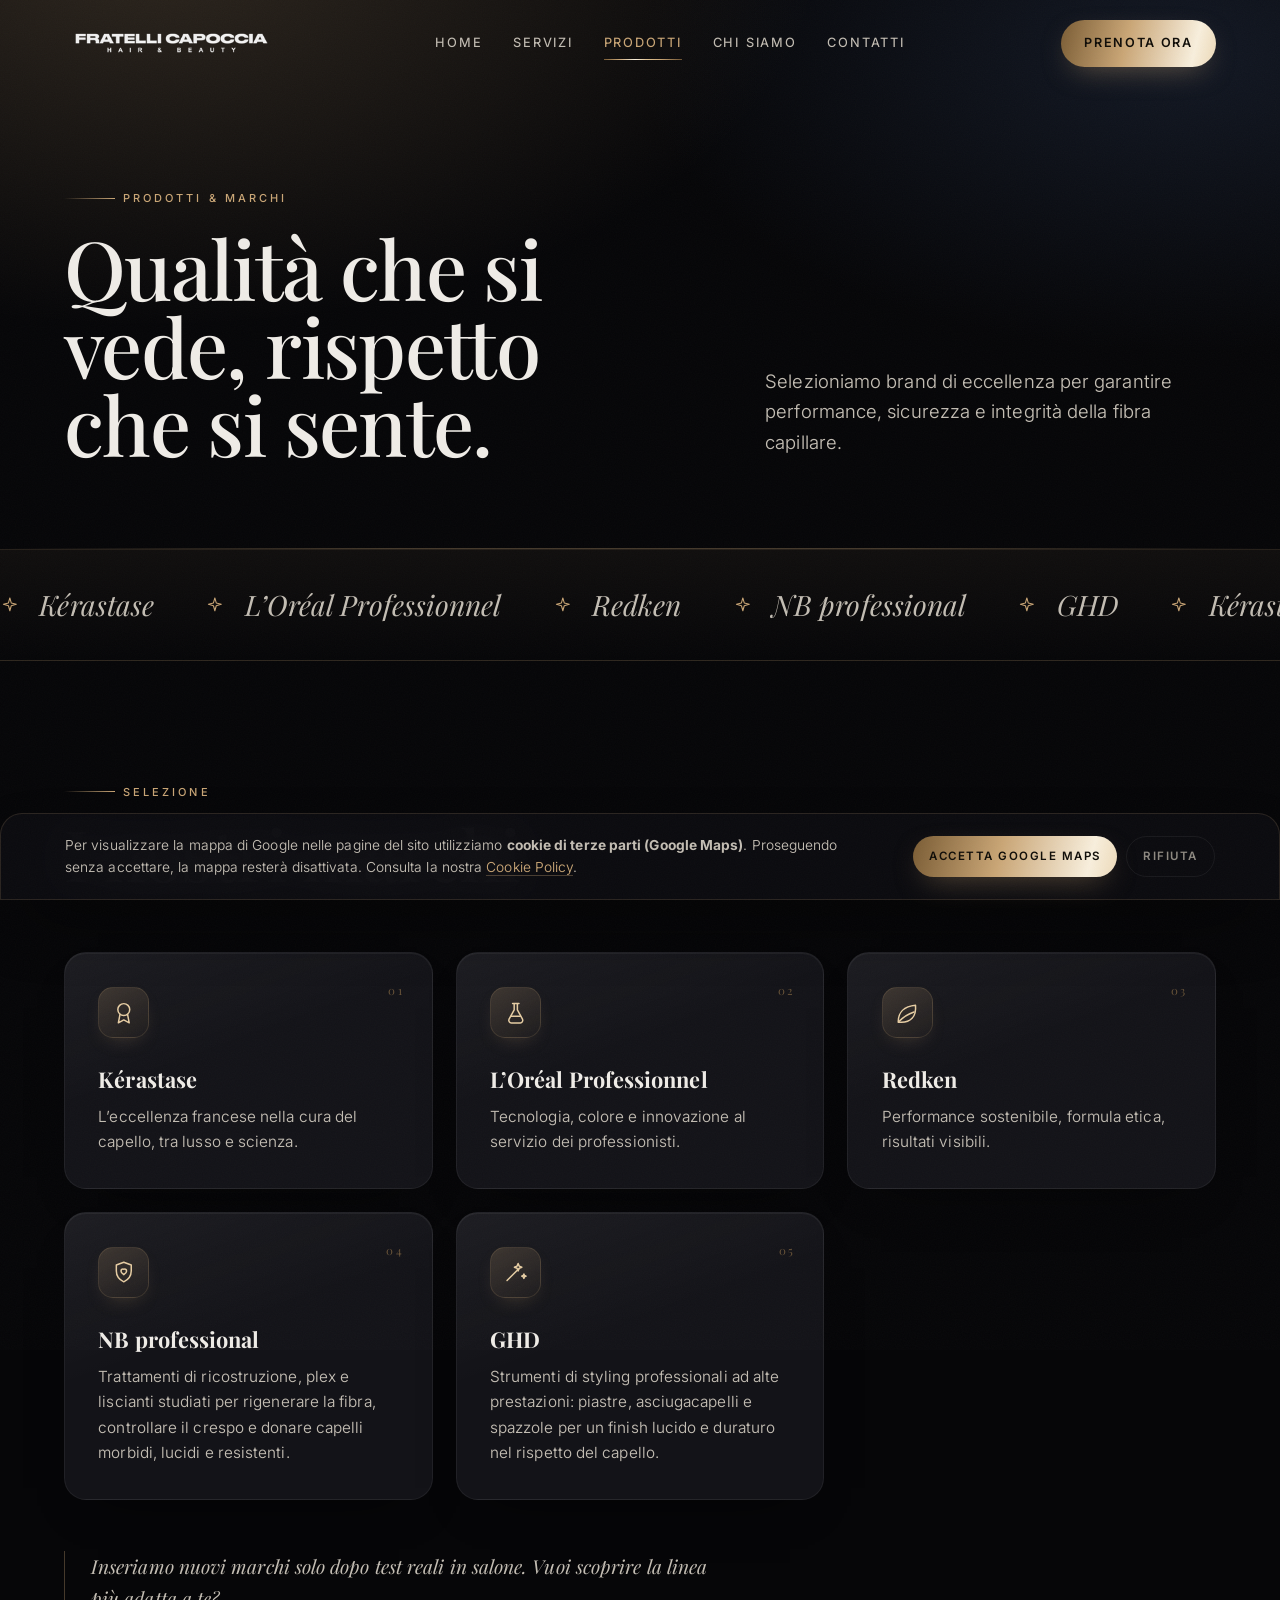
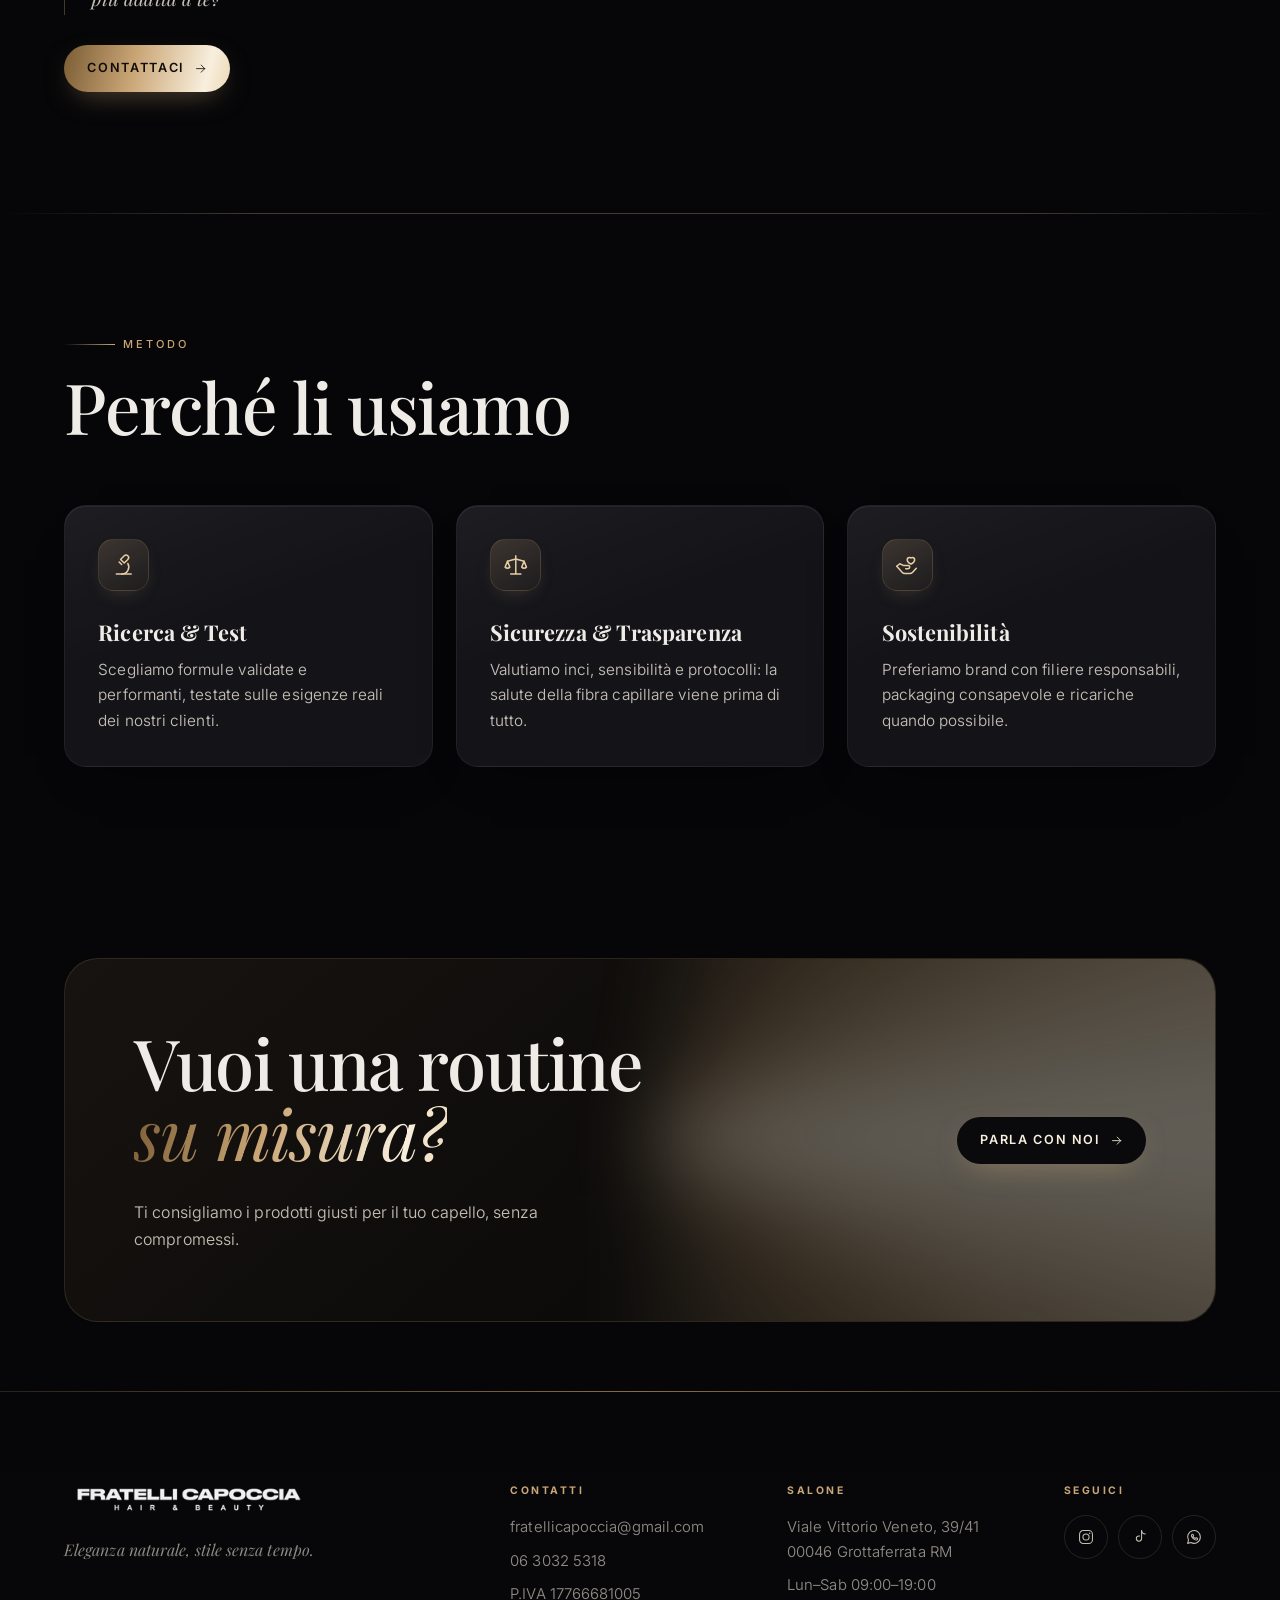
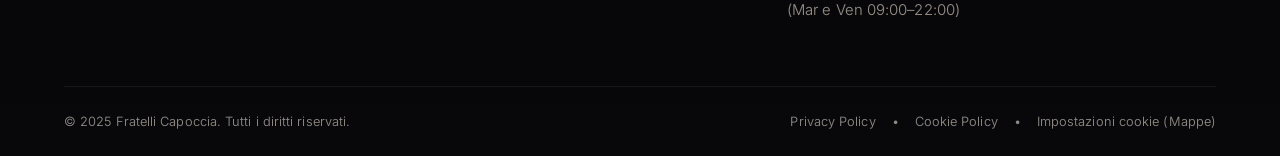
<file: prodotti.html>
<!DOCTYPE html>
<html lang="it">
<head>
  <meta charset="UTF-8" />
  <meta name="viewport" content="width=device-width, initial-scale=1" />
  <title>Prodotti & Marchi – Fratelli Capoccia</title>
  <meta name="description" content="I marchi e i prodotti selezionati da Fratelli Capoccia: qualità, performance e rispetto del capello." />
  <meta name="theme-color" content="#060608" />
  <meta name="color-scheme" content="dark" />
  <link rel="canonical" href="https://fratellicapoccia.it/prodotti.html" />

  <meta property="og:type" content="website" />
  <meta property="og:site_name" content="Fratelli Capoccia" />
  <meta property="og:locale" content="it_IT" />
  <meta property="og:title" content="Prodotti & Marchi – Fratelli Capoccia" />
  <meta property="og:description" content="I marchi e i prodotti selezionati da Fratelli Capoccia: qualità, performance e rispetto del capello." />
  <meta property="og:url" content="https://fratellicapoccia.it/prodotti.html" />
  <meta property="og:image" content="https://fratellicapoccia.it/images/salone-dettaglio.png" />
  <meta name="twitter:card" content="summary_large_image" />

  <link rel="icon" href="data:image/svg+xml,%3Csvg xmlns='http://www.w3.org/2000/svg' viewBox='0 0 64 64'%3E%3Crect width='64' height='64' rx='14' fill='%23090909'/%3E%3Ctext x='32' y='43' font-family='Georgia,serif' font-size='29' letter-spacing='1' fill='%23caa676' text-anchor='middle'%3EFC%3C/text%3E%3C/svg%3E" />
  <link rel="apple-touch-icon" href="images/logo_fc_wordmark@2x.png" />

  <link rel="preconnect" href="https://fonts.googleapis.com" />
  <link rel="preconnect" href="https://fonts.gstatic.com" crossorigin />
  <!-- Font non bloccanti: i "ripieghi" in style.css hanno le stesse
       metriche di Playfair e Inter, quindi lo scambio non sposta nulla
       e la pagina non deve più aspettare Google per disegnarsi. -->
  <link rel="preload" as="style" href="https://fonts.googleapis.com/css2?family=Playfair+Display:ital,wght@0,400;0,500;0,600;1,400;1,500&family=Inter:wght@300;400;500;600&display=swap" onload="this.onload=null;this.rel='stylesheet'" />
  <noscript><link rel="stylesheet" href="https://fonts.googleapis.com/css2?family=Playfair+Display:ital,wght@0,400;0,500;0,600;1,400;1,500&family=Inter:wght@300;400;500;600&display=swap" /></noscript>
  <link rel="stylesheet" href="style.css" />
  <!-- Decisioni prese PRIMA del primo frame, così niente compare in
       ritardo: il banner cookie (solo se manca una scelta) e il
       preloader (solo alla prima pagina della visita). -->
  <script>(function(d){var c=" js";
try{var v=localStorage.getItem("mapsConsent");if(location.hash==="#consenso-mappe"||(v!=="granted"&&v!=="denied"))c+=" consent-open";}catch(e){c+=" consent-open";}
try{if(sessionStorage.getItem("fcSeen"))c+=" no-pre";else sessionStorage.setItem("fcSeen","1");}catch(e){c+=" no-pre";}
d.documentElement.className+=c;})(document);</script>

  <script type="application/ld+json">
  {
    "@context": "https://schema.org",
    "@type": "HairSalon",
    "name": "Fratelli Capoccia",
    "alternateName": "Fratelli Capoccia Hair & Beauty",
    "url": "https://fratellicapoccia.it/",
    "image": "https://fratellicapoccia.it/images/salone-dettaglio.png",
    "logo": "https://fratellicapoccia.it/images/logo_fc_wordmark@2x.png",
    "telephone": "+390630325318",
    "email": "fratellicapoccia@gmail.com",
    "vatID": "17766681005",
    "priceRange": "€€",
    "address": {
      "@type": "PostalAddress",
      "streetAddress": "Viale Vittorio Veneto, 39/41",
      "postalCode": "00046",
      "addressLocality": "Grottaferrata",
      "addressRegion": "RM",
      "addressCountry": "IT"
    },
    "sameAs": [
      "https://www.instagram.com/fratellicapocciaparrucchieri/",
      "https://www.tiktok.com/@fratellicapoccia"
    ],
    "openingHoursSpecification": [
      { "@type": "OpeningHoursSpecification", "dayOfWeek": ["Monday","Wednesday","Thursday","Saturday"], "opens": "09:00", "closes": "19:00" },
      { "@type": "OpeningHoursSpecification", "dayOfWeek": ["Tuesday","Friday"], "opens": "09:00", "closes": "22:00" }
    ]
  }
  </script>

</head>
<body>
<svg class="sr" aria-hidden="true" focusable="false" xmlns="http://www.w3.org/2000/svg"><defs>
<g id="i-scissors" fill="none" stroke="currentColor" stroke-width="1.4" stroke-linecap="round" stroke-linejoin="round"><circle cx="6" cy="6" r="2.6"/><circle cx="6" cy="18" r="2.6"/><path d="M8.1 7.7 20 19M20 5 8.1 16.3"/></g>
<g id="i-palette" fill="none" stroke="currentColor" stroke-width="1.4" stroke-linecap="round" stroke-linejoin="round"><path d="M12 3.2a8.8 8.8 0 1 0 0 17.6 2.2 2.2 0 0 0 0-4.4h-.7a1.8 1.8 0 0 1 0-3.6H18a3 3 0 0 0 3-3A7.5 7.5 0 0 0 12 3.2Z"/><circle cx="8.2" cy="9.2" r=".9"/><circle cx="12" cy="7.4" r=".9"/><circle cx="15.8" cy="9.6" r=".9"/></g>
<g id="i-leaf" fill="none" stroke="currentColor" stroke-width="1.4" stroke-linecap="round" stroke-linejoin="round"><path d="M4 20.2c0-8.2 5.2-14.2 16.2-15.2C21.2 16.2 15 21 7 21H4Z"/><path d="M4.4 20.4c4-4.2 8.4-7.2 14.4-9.2"/></g>
<g id="i-wind" fill="none" stroke="currentColor" stroke-width="1.4" stroke-linecap="round" stroke-linejoin="round"><path d="M2.5 9h12.6a3 3 0 1 0-3-3"/><path d="M2.5 15h8.2a2.6 2.6 0 1 1-2.6 2.7"/><path d="M15.2 15h6.3"/></g>
<g id="i-swatch" fill="none" stroke="currentColor" stroke-width="1.4" stroke-linecap="round" stroke-linejoin="round"><rect x="3.4" y="5" width="17.2" height="14" rx="2.2"/><path d="M9.1 5v14M14.9 5v14"/></g>
<g id="i-droplet" fill="none" stroke="currentColor" stroke-width="1.4" stroke-linecap="round" stroke-linejoin="round"><path d="M12 3.4s6.2 6.7 6.2 10.5A6.2 6.2 0 0 1 5.8 13.9C5.8 10.1 12 3.4 12 3.4Z"/><path d="M9.4 14.4a2.7 2.7 0 0 0 2.6 2.3"/></g>
<g id="i-sun" fill="none" stroke="currentColor" stroke-width="1.4" stroke-linecap="round" stroke-linejoin="round"><circle cx="12" cy="12" r="4"/><path d="M12 2.6v2.4M12 19v2.4M4.5 4.5l1.7 1.7M17.8 17.8l1.7 1.7M2.6 12H5M19 12h2.4M4.5 19.5l1.7-1.7M17.8 6.2l1.7-1.7"/></g>
<g id="i-spray" fill="none" stroke="currentColor" stroke-width="1.4" stroke-linecap="round" stroke-linejoin="round"><path d="M9.2 8.4h4.6a2 2 0 0 1 2 2v8.6a2 2 0 0 1-2 2H9.2a2 2 0 0 1-2-2v-8.6a2 2 0 0 1 2-2Z"/><path d="M9.6 8.4V5.9a1.5 1.5 0 0 1 1.5-1.5h1.4"/><path d="M18.6 5.2h.02M21 7.6h.02M18.6 11h.02M21.4 12.8h.02"/></g>
<g id="i-align" fill="none" stroke="currentColor" stroke-width="1.4" stroke-linecap="round"><path d="M3.2 7.2h17.6M3.2 12h17.6M3.2 16.8h12.4"/></g>
<g id="i-flame" fill="none" stroke="currentColor" stroke-width="1.4" stroke-linecap="round" stroke-linejoin="round"><path d="M12 21c3.9 0 6.5-2.6 6.5-6.1 0-4.6-4.1-6.6-4.1-10.7-3 1.5-4.6 4.1-4.6 6.6 0 1.6-1 2-1.7 1.2-.6-.7-.8-1.7-.8-2.7-1.3 1.8-1.8 3.8-1.8 5.9C5.5 18.4 8.1 21 12 21Z"/></g>
<g id="i-feather" fill="none" stroke="currentColor" stroke-width="1.4" stroke-linecap="round" stroke-linejoin="round"><path d="M20.3 3.7c-2.7-.6-6.7.4-9.3 3S7.2 13.9 7 18l-3.5 3.5"/><path d="M7 18.1h5.5c4.1 0 7.2-3.1 7.9-7.2"/><path d="M13.6 10.4 8 16"/></g>
<g id="i-user" fill="none" stroke="currentColor" stroke-width="1.4" stroke-linecap="round" stroke-linejoin="round"><circle cx="12" cy="8" r="3.6"/><path d="M4.6 20.6c1.2-4 4-5.9 7.4-5.9s6.2 1.9 7.4 5.9"/></g>
<g id="i-award" fill="none" stroke="currentColor" stroke-width="1.4" stroke-linecap="round" stroke-linejoin="round"><circle cx="12" cy="9" r="5.6"/><path d="M8.4 13.7 6.9 21.4 12 18.7l5.1 2.7-1.5-7.7"/></g>
<g id="i-flask" fill="none" stroke="currentColor" stroke-width="1.4" stroke-linecap="round" stroke-linejoin="round"><path d="M9 3.2h6M10.5 3.2v6L5.7 18a2.4 2.4 0 0 0 2.1 3.5h8.4a2.4 2.4 0 0 0 2.1-3.5L13.5 9.2v-6"/><path d="M7.8 15.2h8.4"/></g>
<g id="i-shield" fill="none" stroke="currentColor" stroke-width="1.4" stroke-linecap="round" stroke-linejoin="round"><path d="M12 21.4c4.4-2.2 7-5.7 7-10.2V5.6L12 3 5 5.6v5.6c0 4.5 2.6 8 7 10.2Z"/><path d="M9.4 11.4c0-1.1.9-1.9 1.9-1.9.3 0 .5.1.7.2.2-.1.4-.2.7-.2 1 0 1.9.8 1.9 1.9 0 1.5-2.6 3.3-2.6 3.3s-2.6-1.8-2.6-3.3Z"/></g>
<g id="i-wand" fill="none" stroke="currentColor" stroke-width="1.4" stroke-linecap="round" stroke-linejoin="round"><path d="M3.8 20.2 14.6 9.4"/><path d="M14.2 4.2l1 2.5 2.5 1-2.5 1-1 2.5-1-2.5-2.5-1 2.5-1 1-2.5Z"/><path d="M19.6 14l.6 1.5 1.5.6-1.5.6-.6 1.5-.6-1.5-1.5-.6 1.5-.6.6-1.5Z"/></g>
<g id="i-microscope" fill="none" stroke="currentColor" stroke-width="1.4" stroke-linecap="round" stroke-linejoin="round"><path d="M5 20.6h14"/><path d="M10 20.6a6.5 6.5 0 0 0 5.8-9.8"/><path d="M12.4 3.6 9 7l3.4 3.4 3.4-3.4a2.4 2.4 0 0 0-3.4-3.4Z"/><path d="M7.6 9.4 10 11.8"/></g>
<g id="i-scale" fill="none" stroke="currentColor" stroke-width="1.4" stroke-linecap="round" stroke-linejoin="round"><path d="M12 3.6v17M7.2 20.6h9.6"/><path d="M12 6.6 4.2 8.6M12 6.6l7.8 2"/><path d="M4.2 8.6 2 14.2a3 3 0 0 0 4.4 0L4.2 8.6Z"/><path d="M19.8 8.6 17.6 14.2a3 3 0 0 0 4.4 0l-2.2-5.6Z"/></g>
<g id="i-handheart" fill="none" stroke="currentColor" stroke-width="1.4" stroke-linecap="round" stroke-linejoin="round"><path d="M2.6 13.4 5.4 11l3.4 1.6h4.4a1.6 1.6 0 0 1 0 3.2h-2.2"/><path d="M2.6 13.4 7.6 19c.7.8 1.6 1.2 2.6 1.2h4.6c1 0 2-.4 2.7-1.2l3.4-3.8"/><path d="M12.4 7.4c0-1.3 1-2.3 2.2-2.3.5 0 1 .2 1.3.5.4-.3.8-.5 1.3-.5 1.2 0 2.2 1 2.2 2.3 0 1.8-3.5 4-3.5 4s-3.5-2.2-3.5-4Z"/></g>
<g id="i-cap" fill="none" stroke="currentColor" stroke-width="1.4" stroke-linecap="round" stroke-linejoin="round"><path d="M2.6 8.6 12 4.6l9.4 4-9.4 4-9.4-4Z"/><path d="M6.2 10.6v4.8c0 1.5 2.6 2.8 5.8 2.8s5.8-1.3 5.8-2.8v-4.8"/><path d="M21.4 8.6v5.6"/></g>
<g id="i-heart" fill="none" stroke="currentColor" stroke-width="1.4" stroke-linecap="round" stroke-linejoin="round"><path d="M12 20.4S3.6 15.2 3.6 9.7A4.7 4.7 0 0 1 12 6.9a4.7 4.7 0 0 1 8.4 2.8c0 5.5-8.4 10.7-8.4 10.7Z"/></g>
<g id="i-pin" fill="none" stroke="currentColor" stroke-width="1.4" stroke-linecap="round" stroke-linejoin="round"><path d="M12 21.4s7-6.1 7-11.2A7 7 0 0 0 5 10.2c0 5.1 7 11.2 7 11.2Z"/><circle cx="12" cy="10" r="2.6"/></g>
<g id="i-phone" fill="none" stroke="currentColor" stroke-width="1.4" stroke-linecap="round" stroke-linejoin="round"><path d="M6.4 3.6h2.3l2 4.4-2 1.6a11.2 11.2 0 0 0 5.7 5.7l1.6-2 4.4 2v2.3a2.5 2.5 0 0 1-2.7 2.5C10.8 19.4 4.6 13.2 4 6.3a2.5 2.5 0 0 1 2.4-2.7Z"/></g>
<g id="i-clock" fill="none" stroke="currentColor" stroke-width="1.4" stroke-linecap="round" stroke-linejoin="round"><circle cx="12" cy="12" r="8.6"/><path d="M12 7.2V12l3.4 2.1"/></g>
<g id="i-mail" fill="none" stroke="currentColor" stroke-width="1.4" stroke-linecap="round" stroke-linejoin="round"><rect x="3.2" y="5.2" width="17.6" height="13.6" rx="2.4"/><path d="M3.8 6.6 12 12.8l8.2-6.2"/></g>
<g id="i-whatsapp" fill="none" stroke="currentColor" stroke-width="1.4" stroke-linecap="round" stroke-linejoin="round"><path d="M20.5 12a8.5 8.5 0 0 1-12.6 7.4l-4.4 1.1 1.2-4.3A8.5 8.5 0 1 1 20.5 12Z"/><path d="M9 8.7c.2-.4.5-.5.8-.5h.5c.2 0 .4.1.5.4l.6 1.5c.1.2 0 .4-.1.5l-.4.5c-.1.2-.2.3 0 .6.4.7 1.4 1.7 2.5 2.1.3.1.4 0 .6-.1l.4-.5c.2-.2.3-.2.6-.1l1.5.7c.2.1.3.2.3.4 0 .7-.5 1.4-.9 1.6-.4.2-1.5.4-3.4-.6-2-1.1-3.3-3.1-3.6-3.9-.3-.8-.3-1.9 0-2.2Z"/></g>
<g id="i-instagram" fill="none" stroke="currentColor" stroke-width="1.4" stroke-linecap="round" stroke-linejoin="round"><rect x="3.4" y="3.4" width="17.2" height="17.2" rx="5"/><circle cx="12" cy="12" r="4.1"/><circle cx="16.9" cy="7.1" r="1.05" fill="currentColor" stroke="none"/></g>
<g id="i-tiktok" fill="none" stroke="currentColor" stroke-width="1.4" stroke-linecap="round" stroke-linejoin="round"><path d="M14.1 3.4v10.7a3.5 3.5 0 1 1-3.5-3.5c.3 0 .6 0 .9.1"/><path d="M14.1 3.4c.4 2.7 2.3 4.5 5 4.7"/></g>
<g id="i-up" fill="none" stroke="currentColor" stroke-width="1.5" stroke-linecap="round" stroke-linejoin="round"><path d="M12 20V4.6M5.6 11 12 4.6 18.4 11"/></g>
<g id="i-right" fill="none" stroke="currentColor" stroke-width="1.5" stroke-linecap="round" stroke-linejoin="round"><path d="M4.6 12h14.8M13 5.6 19.4 12 13 18.4"/></g>
<g id="i-sparkle" fill="none" stroke="currentColor" stroke-width="1.3" stroke-linecap="round" stroke-linejoin="round"><path d="M12 3.6l1.7 6.1 6.1 1.7-6.1 1.7L12 19.2l-1.7-6.1-6.1-1.7 6.1-1.7L12 3.6Z"/></g>
<g id="i-star" fill="none" stroke="currentColor" stroke-width="1.4" stroke-linecap="round" stroke-linejoin="round"><path d="M12 4.2l2.4 5.2 5.7.6-4.3 3.8 1.2 5.6L12 16.5l-5 2.9 1.2-5.6L3.9 10l5.7-.6L12 4.2Z"/></g>
<g id="i-headspa" fill="none" stroke="currentColor" stroke-width="1.4" stroke-linecap="round" stroke-linejoin="round"><path d="M4.8 20.6c0-4.4 3.2-7.2 7.2-7.2s7.2 2.8 7.2 7.2"/><circle cx="12" cy="8.8" r="3.3"/><path d="M12 2.2c1 1.2 1.6 2.1 1.6 2.8a1.6 1.6 0 0 1-3.2 0c0-.7.6-1.6 1.6-2.8Z"/><path d="M6.2 6.4h.02M17.8 6.4h.02M4.2 11.2h.02M19.8 11.2h.02"/></g>
<g id="i-check" fill="none" stroke="currentColor" stroke-width="1.6" stroke-linecap="round" stroke-linejoin="round"><path d="M4.6 12.6 9.4 17.4 19.4 6.8"/></g>
</defs></svg>
  <a class="skip" href="#main">Vai al contenuto</a>

  <div class="progress" id="prog" aria-hidden="true"><span></span></div>

  <header class="hdr" id="hdr">
    <nav class="nav wrap" aria-label="Principale">
      <a href="index.html" class="brand" aria-label="Fratelli Capoccia — Home">
        <picture>
          <source type="image/webp" srcset="images/logo_fc_wordmark.webp 1x, images/logo_fc_wordmark@2x.webp 2x" />
          <img src="images/logo_fc_wordmark.png"
             srcset="images/logo_fc_wordmark.png 1x, images/logo_fc_wordmark@2x.png 2x"
             alt="Fratelli Capoccia Hair &amp; Beauty" width="312" height="44"
             decoding="async" fetchpriority="high" />
        </picture>
      </a>

      <div class="nav__links">
        <a class="nav__a" data-nav href="index.html">Home</a>
        <a class="nav__a" data-nav href="servizi.html">Servizi</a>
        <a class="nav__a" data-nav href="prodotti.html">Prodotti</a>
        <a class="nav__a" data-nav href="chi-siamo.html">Chi Siamo</a>
        <a class="nav__a" data-nav href="contatti.html">Contatti</a>
      </div>

      <div class="nav__side">
        <a href="contatti.html" class="btn" data-mag>Prenota Ora</a>
        <button class="burger" id="burger" type="button" aria-label="Apri il menu" aria-expanded="false" aria-controls="menu">
          <i></i><i></i>
        </button>
      </div>
    </nav>
  </header>

  <div class="menu" id="menu" aria-hidden="true">
    <ul class="menu__list">
      <li class="menu__item"><a data-nav href="index.html"><span class="num">01</span>Home</a></li>
      <li class="menu__item"><a data-nav href="servizi.html"><span class="num">02</span>Servizi</a></li>
      <li class="menu__item"><a data-nav href="prodotti.html"><span class="num">03</span>Prodotti</a></li>
      <li class="menu__item"><a data-nav href="chi-siamo.html"><span class="num">04</span>Chi Siamo</a></li>
      <li class="menu__item"><a data-nav href="contatti.html"><span class="num">05</span>Contatti</a></li>
    </ul>
    <div class="menu__foot">
      <a href="tel:+390630325318">06 3032 5318</a>
      <a href="mailto:fratellicapoccia@gmail.com">fratellicapoccia@gmail.com</a>
      <a href="https://maps.google.com/?q=Viale+Vittorio+Veneto,+39/41,+00046+Grottaferrata+RM" target="_blank" rel="noopener">Viale Vittorio Veneto, 39/41 — Grottaferrata</a>
    </div>
  </div>
  <main id="main">
  <!-- ============ HERO PAGINA ============ -->
  <section class="phero">
    <div class="wrap phero__grid">
      <div>
        <p class="eyebrow" data-rv="fade">Prodotti &amp; Marchi</p>
        <h1 class="display d1" data-split>Qualità che si vede, rispetto che si sente.</h1>
      </div>
      <p class="lead" data-rv="right" data-rv-d="2">Selezioniamo brand di eccellenza per garantire performance, sicurezza e integrità della fibra capillare.</p>
    </div>
  </section>

  <!-- ============ MARQUEE MARCHI ============ -->
  <div class="marquee" aria-hidden="true">
    <div class="marquee__track">
      <div class="marquee__group">
        <span class="marquee__item"><svg viewBox="0 0 24 24"><use href="#i-sparkle"></use></svg>Kérastase</span>
        <span class="marquee__item"><svg viewBox="0 0 24 24"><use href="#i-sparkle"></use></svg>L’Oréal Professionnel</span>
        <span class="marquee__item"><svg viewBox="0 0 24 24"><use href="#i-sparkle"></use></svg>Redken</span>
        <span class="marquee__item"><svg viewBox="0 0 24 24"><use href="#i-sparkle"></use></svg>NB professional</span>
        <span class="marquee__item"><svg viewBox="0 0 24 24"><use href="#i-sparkle"></use></svg>GHD</span>
      </div>
    </div>
  </div>

  <!-- ============ I NOSTRI MARCHI ============ -->
  <section class="sec stage">
    <div class="wrap">
      <div class="sec__head">
        <p class="eyebrow" data-rv="fade">Selezione</p>
        <h2 class="display d2" data-split>I nostri marchi</h2>
      </div>

      <div class="grid grid--3">
        <article class="tcard" data-tilt data-rv="tilt">
          <div class="tcard__in">
            <span class="tcard__idx">01</span>
            <div class="ico"><svg viewBox="0 0 24 24" aria-hidden="true"><use href="#i-award"></use></svg></div>
            <div class="tcard__lift">
              <h3>Kérastase</h3>
              <p>L’eccellenza francese nella cura del capello, tra lusso e scienza.</p>
            </div>
          </div>
        </article>

        <article class="tcard" data-tilt data-rv="tilt" data-rv-d="2">
          <div class="tcard__in">
            <span class="tcard__idx">02</span>
            <div class="ico"><svg viewBox="0 0 24 24" aria-hidden="true"><use href="#i-flask"></use></svg></div>
            <div class="tcard__lift">
              <h3>L’Oréal Professionnel</h3>
              <p>Tecnologia, colore e innovazione al servizio dei professionisti.</p>
            </div>
          </div>
        </article>

        <article class="tcard" data-tilt data-rv="tilt" data-rv-d="3">
          <div class="tcard__in">
            <span class="tcard__idx">03</span>
            <div class="ico"><svg viewBox="0 0 24 24" aria-hidden="true"><use href="#i-leaf"></use></svg></div>
            <div class="tcard__lift">
              <h3>Redken</h3>
              <p>Performance sostenibile, formula etica, risultati visibili.</p>
            </div>
          </div>
        </article>

        <article class="tcard" data-tilt data-rv="tilt" data-rv-d="2">
          <div class="tcard__in">
            <span class="tcard__idx">04</span>
            <div class="ico"><svg viewBox="0 0 24 24" aria-hidden="true"><use href="#i-shield"></use></svg></div>
            <div class="tcard__lift">
              <h3>NB professional</h3>
              <p>Trattamenti di ricostruzione, plex e liscianti studiati per rigenerare la fibra, controllare il crespo e donare capelli morbidi, lucidi e resistenti.</p>
            </div>
          </div>
        </article>

        <article class="tcard" data-tilt data-rv="tilt" data-rv-d="3">
          <div class="tcard__in">
            <span class="tcard__idx">05</span>
            <div class="ico"><svg viewBox="0 0 24 24" aria-hidden="true"><use href="#i-wand"></use></svg></div>
            <div class="tcard__lift">
              <h3>GHD</h3>
              <p>Strumenti di styling professionali ad alte prestazioni: piastre, asciugacapelli e spazzole per un finish lucido e duraturo nel rispetto del capello.</p>
            </div>
          </div>
        </article>
      </div>

      <div class="mt-m" data-rv="fade">
        <p class="note">Inseriamo nuovi marchi solo dopo test reali in salone. Vuoi scoprire la linea più adatta a te?</p>
        <a href="contatti.html" class="btn mt-s" data-mag>Contattaci
          <svg viewBox="0 0 24 24" aria-hidden="true"><use href="#i-right"></use></svg>
        </a>
      </div>
    </div>
  </section>

  <hr class="hr" />

  <!-- ============ PERCHÉ LI USIAMO ============ -->
  <section class="sec stage">
    <div class="wrap">
      <div class="sec__head">
        <p class="eyebrow" data-rv="fade">Metodo</p>
        <h2 class="display d2" data-split>Perché li usiamo</h2>
      </div>

      <div class="grid grid--3">
        <article class="tcard" data-tilt data-rv="tilt">
          <div class="tcard__in">
            <div class="ico"><svg viewBox="0 0 24 24" aria-hidden="true"><use href="#i-microscope"></use></svg></div>
            <div class="tcard__lift">
              <h3>Ricerca &amp; Test</h3>
              <p>Scegliamo formule validate e performanti, testate sulle esigenze reali dei nostri clienti.</p>
            </div>
          </div>
        </article>

        <article class="tcard" data-tilt data-rv="tilt" data-rv-d="2">
          <div class="tcard__in">
            <div class="ico"><svg viewBox="0 0 24 24" aria-hidden="true"><use href="#i-scale"></use></svg></div>
            <div class="tcard__lift">
              <h3>Sicurezza &amp; Trasparenza</h3>
              <p>Valutiamo inci, sensibilità e protocolli: la salute della fibra capillare viene prima di tutto.</p>
            </div>
          </div>
        </article>

        <article class="tcard" data-tilt data-rv="tilt" data-rv-d="3">
          <div class="tcard__in">
            <div class="ico"><svg viewBox="0 0 24 24" aria-hidden="true"><use href="#i-handheart"></use></svg></div>
            <div class="tcard__lift">
              <h3>Sostenibilità</h3>
              <p>Preferiamo brand con filiere responsabili, packaging consapevole e ricariche quando possibile.</p>
            </div>
          </div>
        </article>
      </div>
    </div>
  </section>

  <!-- ============ CTA ============ -->
  <section class="sec sec--tight">
    <div class="wrap">
      <div class="band" data-rv="zoom">
        <div class="band__in">
          <div>
            <h2 class="display d2">Vuoi una routine <span class="it goldtext">su misura?</span></h2>
            <p>Ti consigliamo i prodotti giusti per il tuo capello, senza compromessi.</p>
          </div>
          <a href="contatti.html" class="btn btn--dark" data-mag>Parla con noi
            <svg viewBox="0 0 24 24" aria-hidden="true"><use href="#i-right"></use></svg>
          </a>
        </div>
      </div>
    </div>
  </section>
  </main>

  <footer class="ftr">
    <div class="wrap ftr__top">
      <div>
        <a href="index.html" aria-label="Fratelli Capoccia — Home">
          <picture>
            <source type="image/webp" srcset="images/logo_fc_wordmark.webp 1x, images/logo_fc_wordmark@2x.webp 2x" />
            <img class="ftr__mark" src="images/logo_fc_wordmark.png"
                 srcset="images/logo_fc_wordmark.png 1x, images/logo_fc_wordmark@2x.png 2x"
                 alt="Fratelli Capoccia • Hair &amp; Beauty" width="250" height="35"
                 loading="lazy" decoding="async" />
          </picture>
        </a>
        <p class="ftr__claim">Eleganza naturale, stile senza tempo.</p>
      </div>

      <div>
        <h3>Contatti</h3>
        <ul>
          <li><a href="mailto:fratellicapoccia@gmail.com">fratellicapoccia@gmail.com</a></li>
          <li><a href="tel:+390630325318">06 3032 5318</a></li>
          <li>P.IVA 17766681005</li>
        </ul>
      </div>

      <div>
        <h3>Salone</h3>
        <ul>
          <li><a href="https://maps.google.com/?q=Viale+Vittorio+Veneto,+39/41,+00046+Grottaferrata+RM" target="_blank" rel="noopener">Viale Vittorio Veneto, 39/41<br />00046 Grottaferrata RM</a></li>
          <li>Lun–Sab 09:00–19:00<br />(Mar e Ven 09:00–22:00)</li>
        </ul>
      </div>

      <div>
        <h3>Seguici</h3>
        <div class="social">
          <a href="https://www.instagram.com/fratellicapocciaparrucchieri/" target="_blank" rel="noopener" aria-label="Instagram"><svg viewBox="0 0 24 24" aria-hidden="true"><use href="#i-instagram"></use></svg></a>
          <a href="https://www.tiktok.com/@fratellicapoccia" target="_blank" rel="noopener" aria-label="TikTok"><svg viewBox="0 0 24 24" aria-hidden="true"><use href="#i-tiktok"></use></svg></a>
          <a href="#" data-wa target="_blank" rel="noopener" aria-label="WhatsApp"><svg viewBox="0 0 24 24" aria-hidden="true"><use href="#i-whatsapp"></use></svg></a>
        </div>
      </div>
    </div>

    <div class="wrap">
      <div class="ftr__bot">
        <p>© 2025 Fratelli Capoccia. Tutti i diritti riservati.</p>
        <nav class="ftr__legal" aria-label="Note legali">
          <a href="https://www.iubenda.com/privacy-policy/54217366" class="iubenda-black iubenda-noiframe iubenda-embed iubenda-noiframe " title="Privacy Policy ">Privacy Policy</a><script type="text/javascript">(function (w,d) {var loader = function () {var s = d.createElement("script"), tag = d.getElementsByTagName("script")[0]; s.src="https://cdn.iubenda.com/iubenda.js"; tag.parentNode.insertBefore(s,tag);}; if(w.addEventListener){w.addEventListener("load", loader, false);}else if(w.attachEvent){w.attachEvent("onload", loader);}else{w.onload = loader;}})(window, document);</script>
          <span aria-hidden="true">•</span>
          <a href="https://www.iubenda.com/privacy-policy/54217366/cookie-policy" class="iubenda-black iubenda-noiframe iubenda-embed iubenda-noiframe " title="Cookie Policy ">Cookie Policy</a>
          <span aria-hidden="true">•</span>
          <a href="index.html#consenso-mappe">Impostazioni cookie (Mappe)</a>
        </nav>
      </div>
    </div>
  </footer>

  <div class="fabs">
    <a class="fab fab--wa" href="#" data-wa target="_blank" rel="noopener" aria-label="Scrivici su WhatsApp">
      <svg viewBox="0 0 24 24" aria-hidden="true"><use href="#i-whatsapp"></use></svg>
    </a>
    <button class="fab fab--up" id="to-top" type="button" aria-label="Torna su">
      <svg viewBox="0 0 24 24" aria-hidden="true"><use href="#i-up"></use></svg>
    </button>
  </div>

  <div class="consent" id="consent" role="dialog" aria-live="polite" aria-label="Consenso Google Maps">
    <div class="consent__in">
      <p>Per visualizzare la mappa di Google nelle pagine del sito utilizziamo <strong>cookie di terze parti (Google Maps)</strong>. Proseguendo senza accettare, la mappa resterà disattivata. Consulta la nostra <a href="https://www.iubenda.com/privacy-policy/54217366/cookie-policy" target="_blank" rel="noopener">Cookie Policy</a>.</p>
      <div class="consent__row">
        <button class="btn" id="consent-yes" type="button">Accetta Google Maps</button>
        <button class="consent__no" id="consent-no" type="button">Rifiuta</button>
      </div>
    </div>
  </div>

  <script src="orari.js" defer></script>
  <script src="script.js" defer></script>
</body>
</html>
</file>
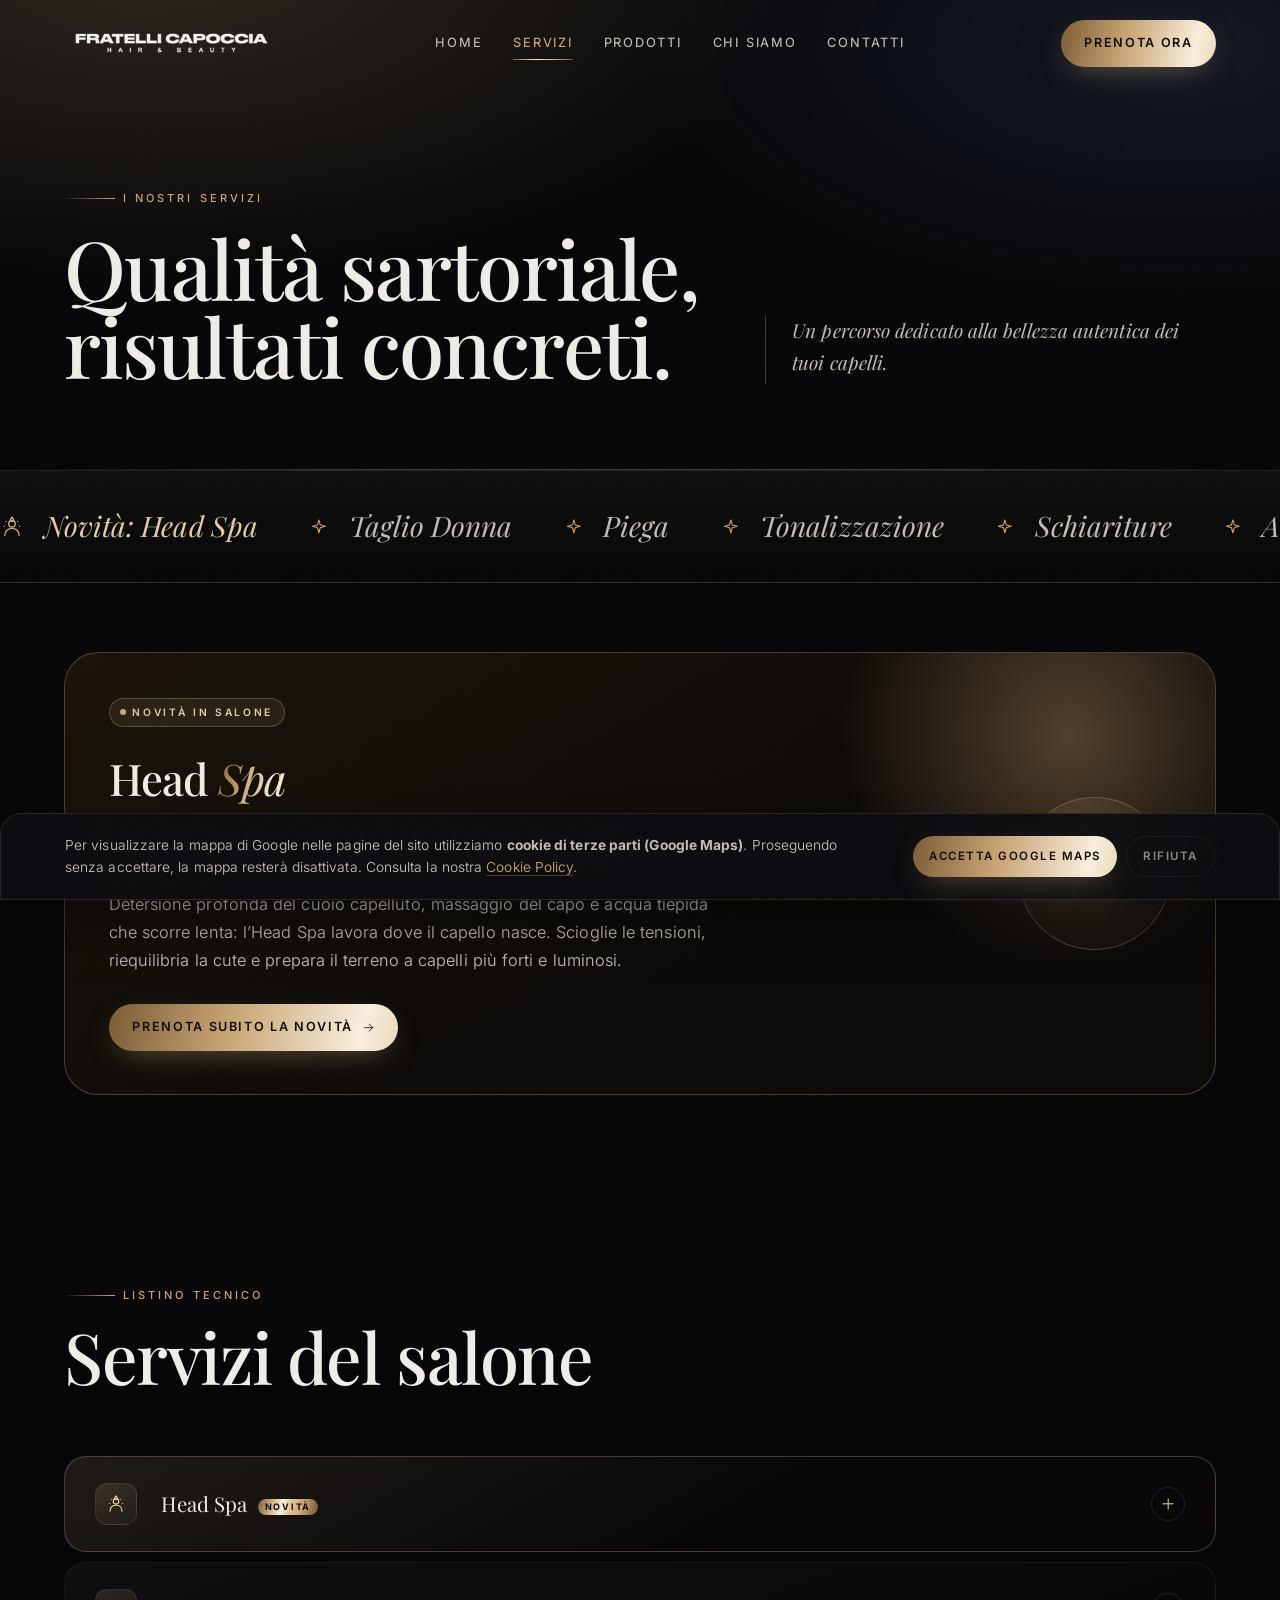
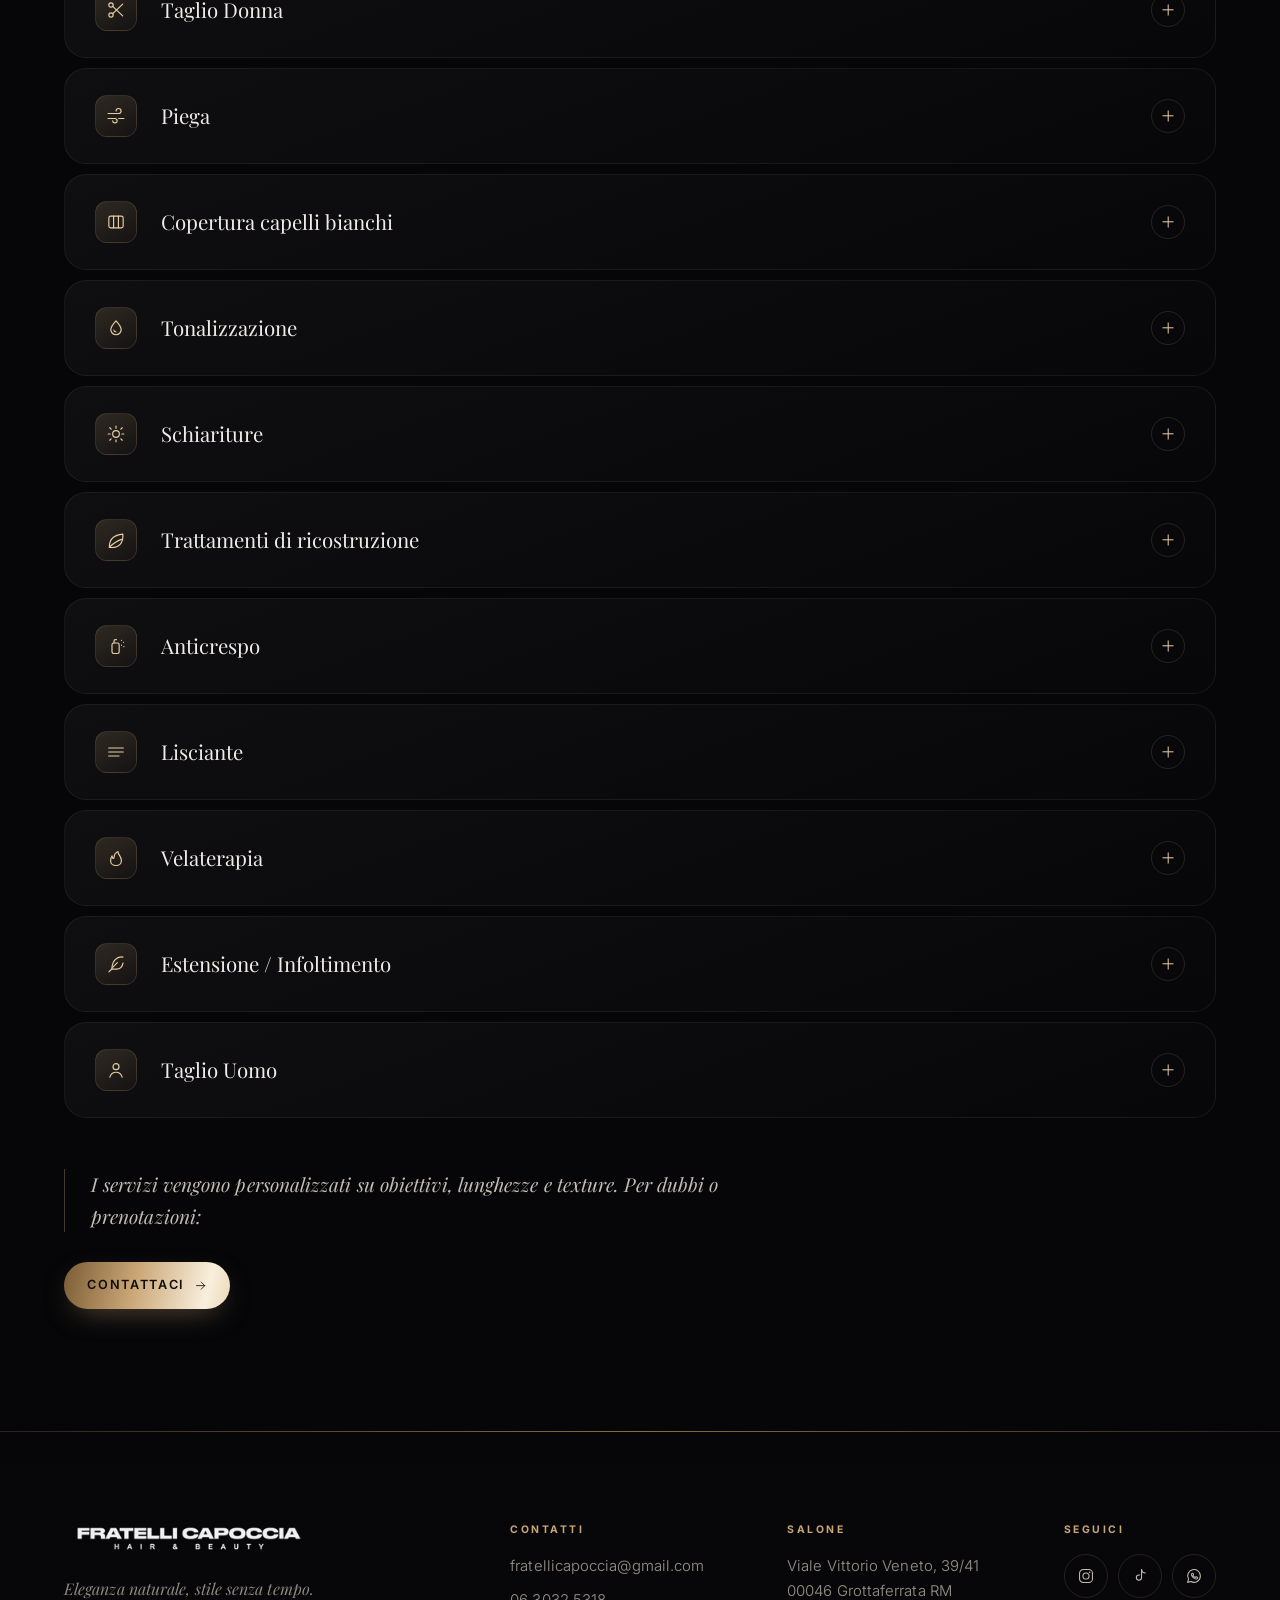
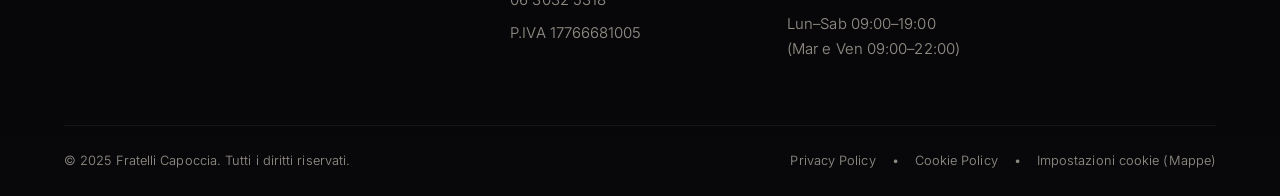
<file: servizi.html>
<!DOCTYPE html>
<html lang="it">
<head>
  <meta charset="UTF-8" />
  <meta name="viewport" content="width=device-width, initial-scale=1" />
  <title>Servizi – Fratelli Capoccia</title>
  <meta name="description" content="Tutti i servizi Fratelli Capoccia: taglio, colore, trattamenti e styling." />
  <meta name="theme-color" content="#060608" />
  <meta name="color-scheme" content="dark" />
  <link rel="canonical" href="https://fratellicapoccia.it/servizi.html" />

  <meta property="og:type" content="website" />
  <meta property="og:site_name" content="Fratelli Capoccia" />
  <meta property="og:locale" content="it_IT" />
  <meta property="og:title" content="Servizi – Fratelli Capoccia" />
  <meta property="og:description" content="Tutti i servizi Fratelli Capoccia: taglio, colore, trattamenti e styling." />
  <meta property="og:url" content="https://fratellicapoccia.it/servizi.html" />
  <meta property="og:image" content="https://fratellicapoccia.it/images/salone-dettaglio.png" />
  <meta name="twitter:card" content="summary_large_image" />

  <link rel="icon" href="data:image/svg+xml,%3Csvg xmlns='http://www.w3.org/2000/svg' viewBox='0 0 64 64'%3E%3Crect width='64' height='64' rx='14' fill='%23090909'/%3E%3Ctext x='32' y='43' font-family='Georgia,serif' font-size='29' letter-spacing='1' fill='%23caa676' text-anchor='middle'%3EFC%3C/text%3E%3C/svg%3E" />
  <link rel="apple-touch-icon" href="images/logo_fc_wordmark@2x.png" />

  <link rel="preconnect" href="https://fonts.googleapis.com" />
  <link rel="preconnect" href="https://fonts.gstatic.com" crossorigin />
  <!-- Font non bloccanti: i "ripieghi" in style.css hanno le stesse
       metriche di Playfair e Inter, quindi lo scambio non sposta nulla
       e la pagina non deve più aspettare Google per disegnarsi. -->
  <link rel="preload" as="style" href="https://fonts.googleapis.com/css2?family=Playfair+Display:ital,wght@0,400;0,500;0,600;1,400;1,500&family=Inter:wght@300;400;500;600&display=swap" onload="this.onload=null;this.rel='stylesheet'" />
  <noscript><link rel="stylesheet" href="https://fonts.googleapis.com/css2?family=Playfair+Display:ital,wght@0,400;0,500;0,600;1,400;1,500&family=Inter:wght@300;400;500;600&display=swap" /></noscript>
  <link rel="stylesheet" href="style.css" />
  <!-- Decisioni prese PRIMA del primo frame, così niente compare in
       ritardo: il banner cookie (solo se manca una scelta) e il
       preloader (solo alla prima pagina della visita). -->
  <script>(function(d){var c=" js";
try{var v=localStorage.getItem("mapsConsent");if(location.hash==="#consenso-mappe"||(v!=="granted"&&v!=="denied"))c+=" consent-open";}catch(e){c+=" consent-open";}
try{if(sessionStorage.getItem("fcSeen"))c+=" no-pre";else sessionStorage.setItem("fcSeen","1");}catch(e){c+=" no-pre";}
d.documentElement.className+=c;})(document);</script>

  <script type="application/ld+json">
  {
    "@context": "https://schema.org",
    "@type": "HairSalon",
    "name": "Fratelli Capoccia",
    "alternateName": "Fratelli Capoccia Hair & Beauty",
    "url": "https://fratellicapoccia.it/",
    "image": "https://fratellicapoccia.it/images/salone-dettaglio.png",
    "logo": "https://fratellicapoccia.it/images/logo_fc_wordmark@2x.png",
    "telephone": "+390630325318",
    "email": "fratellicapoccia@gmail.com",
    "vatID": "17766681005",
    "priceRange": "€€",
    "address": {
      "@type": "PostalAddress",
      "streetAddress": "Viale Vittorio Veneto, 39/41",
      "postalCode": "00046",
      "addressLocality": "Grottaferrata",
      "addressRegion": "RM",
      "addressCountry": "IT"
    },
    "sameAs": [
      "https://www.instagram.com/fratellicapocciaparrucchieri/",
      "https://www.tiktok.com/@fratellicapoccia"
    ],
    "openingHoursSpecification": [
      { "@type": "OpeningHoursSpecification", "dayOfWeek": ["Monday","Wednesday","Thursday","Saturday"], "opens": "09:00", "closes": "19:00" },
      { "@type": "OpeningHoursSpecification", "dayOfWeek": ["Tuesday","Friday"], "opens": "09:00", "closes": "22:00" }
    ]
  }
  </script>

</head>
<body>
<svg class="sr" aria-hidden="true" focusable="false" xmlns="http://www.w3.org/2000/svg"><defs>
<g id="i-scissors" fill="none" stroke="currentColor" stroke-width="1.4" stroke-linecap="round" stroke-linejoin="round"><circle cx="6" cy="6" r="2.6"/><circle cx="6" cy="18" r="2.6"/><path d="M8.1 7.7 20 19M20 5 8.1 16.3"/></g>
<g id="i-palette" fill="none" stroke="currentColor" stroke-width="1.4" stroke-linecap="round" stroke-linejoin="round"><path d="M12 3.2a8.8 8.8 0 1 0 0 17.6 2.2 2.2 0 0 0 0-4.4h-.7a1.8 1.8 0 0 1 0-3.6H18a3 3 0 0 0 3-3A7.5 7.5 0 0 0 12 3.2Z"/><circle cx="8.2" cy="9.2" r=".9"/><circle cx="12" cy="7.4" r=".9"/><circle cx="15.8" cy="9.6" r=".9"/></g>
<g id="i-leaf" fill="none" stroke="currentColor" stroke-width="1.4" stroke-linecap="round" stroke-linejoin="round"><path d="M4 20.2c0-8.2 5.2-14.2 16.2-15.2C21.2 16.2 15 21 7 21H4Z"/><path d="M4.4 20.4c4-4.2 8.4-7.2 14.4-9.2"/></g>
<g id="i-wind" fill="none" stroke="currentColor" stroke-width="1.4" stroke-linecap="round" stroke-linejoin="round"><path d="M2.5 9h12.6a3 3 0 1 0-3-3"/><path d="M2.5 15h8.2a2.6 2.6 0 1 1-2.6 2.7"/><path d="M15.2 15h6.3"/></g>
<g id="i-swatch" fill="none" stroke="currentColor" stroke-width="1.4" stroke-linecap="round" stroke-linejoin="round"><rect x="3.4" y="5" width="17.2" height="14" rx="2.2"/><path d="M9.1 5v14M14.9 5v14"/></g>
<g id="i-droplet" fill="none" stroke="currentColor" stroke-width="1.4" stroke-linecap="round" stroke-linejoin="round"><path d="M12 3.4s6.2 6.7 6.2 10.5A6.2 6.2 0 0 1 5.8 13.9C5.8 10.1 12 3.4 12 3.4Z"/><path d="M9.4 14.4a2.7 2.7 0 0 0 2.6 2.3"/></g>
<g id="i-sun" fill="none" stroke="currentColor" stroke-width="1.4" stroke-linecap="round" stroke-linejoin="round"><circle cx="12" cy="12" r="4"/><path d="M12 2.6v2.4M12 19v2.4M4.5 4.5l1.7 1.7M17.8 17.8l1.7 1.7M2.6 12H5M19 12h2.4M4.5 19.5l1.7-1.7M17.8 6.2l1.7-1.7"/></g>
<g id="i-spray" fill="none" stroke="currentColor" stroke-width="1.4" stroke-linecap="round" stroke-linejoin="round"><path d="M9.2 8.4h4.6a2 2 0 0 1 2 2v8.6a2 2 0 0 1-2 2H9.2a2 2 0 0 1-2-2v-8.6a2 2 0 0 1 2-2Z"/><path d="M9.6 8.4V5.9a1.5 1.5 0 0 1 1.5-1.5h1.4"/><path d="M18.6 5.2h.02M21 7.6h.02M18.6 11h.02M21.4 12.8h.02"/></g>
<g id="i-align" fill="none" stroke="currentColor" stroke-width="1.4" stroke-linecap="round"><path d="M3.2 7.2h17.6M3.2 12h17.6M3.2 16.8h12.4"/></g>
<g id="i-flame" fill="none" stroke="currentColor" stroke-width="1.4" stroke-linecap="round" stroke-linejoin="round"><path d="M12 21c3.9 0 6.5-2.6 6.5-6.1 0-4.6-4.1-6.6-4.1-10.7-3 1.5-4.6 4.1-4.6 6.6 0 1.6-1 2-1.7 1.2-.6-.7-.8-1.7-.8-2.7-1.3 1.8-1.8 3.8-1.8 5.9C5.5 18.4 8.1 21 12 21Z"/></g>
<g id="i-feather" fill="none" stroke="currentColor" stroke-width="1.4" stroke-linecap="round" stroke-linejoin="round"><path d="M20.3 3.7c-2.7-.6-6.7.4-9.3 3S7.2 13.9 7 18l-3.5 3.5"/><path d="M7 18.1h5.5c4.1 0 7.2-3.1 7.9-7.2"/><path d="M13.6 10.4 8 16"/></g>
<g id="i-user" fill="none" stroke="currentColor" stroke-width="1.4" stroke-linecap="round" stroke-linejoin="round"><circle cx="12" cy="8" r="3.6"/><path d="M4.6 20.6c1.2-4 4-5.9 7.4-5.9s6.2 1.9 7.4 5.9"/></g>
<g id="i-award" fill="none" stroke="currentColor" stroke-width="1.4" stroke-linecap="round" stroke-linejoin="round"><circle cx="12" cy="9" r="5.6"/><path d="M8.4 13.7 6.9 21.4 12 18.7l5.1 2.7-1.5-7.7"/></g>
<g id="i-flask" fill="none" stroke="currentColor" stroke-width="1.4" stroke-linecap="round" stroke-linejoin="round"><path d="M9 3.2h6M10.5 3.2v6L5.7 18a2.4 2.4 0 0 0 2.1 3.5h8.4a2.4 2.4 0 0 0 2.1-3.5L13.5 9.2v-6"/><path d="M7.8 15.2h8.4"/></g>
<g id="i-shield" fill="none" stroke="currentColor" stroke-width="1.4" stroke-linecap="round" stroke-linejoin="round"><path d="M12 21.4c4.4-2.2 7-5.7 7-10.2V5.6L12 3 5 5.6v5.6c0 4.5 2.6 8 7 10.2Z"/><path d="M9.4 11.4c0-1.1.9-1.9 1.9-1.9.3 0 .5.1.7.2.2-.1.4-.2.7-.2 1 0 1.9.8 1.9 1.9 0 1.5-2.6 3.3-2.6 3.3s-2.6-1.8-2.6-3.3Z"/></g>
<g id="i-wand" fill="none" stroke="currentColor" stroke-width="1.4" stroke-linecap="round" stroke-linejoin="round"><path d="M3.8 20.2 14.6 9.4"/><path d="M14.2 4.2l1 2.5 2.5 1-2.5 1-1 2.5-1-2.5-2.5-1 2.5-1 1-2.5Z"/><path d="M19.6 14l.6 1.5 1.5.6-1.5.6-.6 1.5-.6-1.5-1.5-.6 1.5-.6.6-1.5Z"/></g>
<g id="i-microscope" fill="none" stroke="currentColor" stroke-width="1.4" stroke-linecap="round" stroke-linejoin="round"><path d="M5 20.6h14"/><path d="M10 20.6a6.5 6.5 0 0 0 5.8-9.8"/><path d="M12.4 3.6 9 7l3.4 3.4 3.4-3.4a2.4 2.4 0 0 0-3.4-3.4Z"/><path d="M7.6 9.4 10 11.8"/></g>
<g id="i-scale" fill="none" stroke="currentColor" stroke-width="1.4" stroke-linecap="round" stroke-linejoin="round"><path d="M12 3.6v17M7.2 20.6h9.6"/><path d="M12 6.6 4.2 8.6M12 6.6l7.8 2"/><path d="M4.2 8.6 2 14.2a3 3 0 0 0 4.4 0L4.2 8.6Z"/><path d="M19.8 8.6 17.6 14.2a3 3 0 0 0 4.4 0l-2.2-5.6Z"/></g>
<g id="i-handheart" fill="none" stroke="currentColor" stroke-width="1.4" stroke-linecap="round" stroke-linejoin="round"><path d="M2.6 13.4 5.4 11l3.4 1.6h4.4a1.6 1.6 0 0 1 0 3.2h-2.2"/><path d="M2.6 13.4 7.6 19c.7.8 1.6 1.2 2.6 1.2h4.6c1 0 2-.4 2.7-1.2l3.4-3.8"/><path d="M12.4 7.4c0-1.3 1-2.3 2.2-2.3.5 0 1 .2 1.3.5.4-.3.8-.5 1.3-.5 1.2 0 2.2 1 2.2 2.3 0 1.8-3.5 4-3.5 4s-3.5-2.2-3.5-4Z"/></g>
<g id="i-cap" fill="none" stroke="currentColor" stroke-width="1.4" stroke-linecap="round" stroke-linejoin="round"><path d="M2.6 8.6 12 4.6l9.4 4-9.4 4-9.4-4Z"/><path d="M6.2 10.6v4.8c0 1.5 2.6 2.8 5.8 2.8s5.8-1.3 5.8-2.8v-4.8"/><path d="M21.4 8.6v5.6"/></g>
<g id="i-heart" fill="none" stroke="currentColor" stroke-width="1.4" stroke-linecap="round" stroke-linejoin="round"><path d="M12 20.4S3.6 15.2 3.6 9.7A4.7 4.7 0 0 1 12 6.9a4.7 4.7 0 0 1 8.4 2.8c0 5.5-8.4 10.7-8.4 10.7Z"/></g>
<g id="i-pin" fill="none" stroke="currentColor" stroke-width="1.4" stroke-linecap="round" stroke-linejoin="round"><path d="M12 21.4s7-6.1 7-11.2A7 7 0 0 0 5 10.2c0 5.1 7 11.2 7 11.2Z"/><circle cx="12" cy="10" r="2.6"/></g>
<g id="i-phone" fill="none" stroke="currentColor" stroke-width="1.4" stroke-linecap="round" stroke-linejoin="round"><path d="M6.4 3.6h2.3l2 4.4-2 1.6a11.2 11.2 0 0 0 5.7 5.7l1.6-2 4.4 2v2.3a2.5 2.5 0 0 1-2.7 2.5C10.8 19.4 4.6 13.2 4 6.3a2.5 2.5 0 0 1 2.4-2.7Z"/></g>
<g id="i-clock" fill="none" stroke="currentColor" stroke-width="1.4" stroke-linecap="round" stroke-linejoin="round"><circle cx="12" cy="12" r="8.6"/><path d="M12 7.2V12l3.4 2.1"/></g>
<g id="i-mail" fill="none" stroke="currentColor" stroke-width="1.4" stroke-linecap="round" stroke-linejoin="round"><rect x="3.2" y="5.2" width="17.6" height="13.6" rx="2.4"/><path d="M3.8 6.6 12 12.8l8.2-6.2"/></g>
<g id="i-whatsapp" fill="none" stroke="currentColor" stroke-width="1.4" stroke-linecap="round" stroke-linejoin="round"><path d="M20.5 12a8.5 8.5 0 0 1-12.6 7.4l-4.4 1.1 1.2-4.3A8.5 8.5 0 1 1 20.5 12Z"/><path d="M9 8.7c.2-.4.5-.5.8-.5h.5c.2 0 .4.1.5.4l.6 1.5c.1.2 0 .4-.1.5l-.4.5c-.1.2-.2.3 0 .6.4.7 1.4 1.7 2.5 2.1.3.1.4 0 .6-.1l.4-.5c.2-.2.3-.2.6-.1l1.5.7c.2.1.3.2.3.4 0 .7-.5 1.4-.9 1.6-.4.2-1.5.4-3.4-.6-2-1.1-3.3-3.1-3.6-3.9-.3-.8-.3-1.9 0-2.2Z"/></g>
<g id="i-instagram" fill="none" stroke="currentColor" stroke-width="1.4" stroke-linecap="round" stroke-linejoin="round"><rect x="3.4" y="3.4" width="17.2" height="17.2" rx="5"/><circle cx="12" cy="12" r="4.1"/><circle cx="16.9" cy="7.1" r="1.05" fill="currentColor" stroke="none"/></g>
<g id="i-tiktok" fill="none" stroke="currentColor" stroke-width="1.4" stroke-linecap="round" stroke-linejoin="round"><path d="M14.1 3.4v10.7a3.5 3.5 0 1 1-3.5-3.5c.3 0 .6 0 .9.1"/><path d="M14.1 3.4c.4 2.7 2.3 4.5 5 4.7"/></g>
<g id="i-up" fill="none" stroke="currentColor" stroke-width="1.5" stroke-linecap="round" stroke-linejoin="round"><path d="M12 20V4.6M5.6 11 12 4.6 18.4 11"/></g>
<g id="i-right" fill="none" stroke="currentColor" stroke-width="1.5" stroke-linecap="round" stroke-linejoin="round"><path d="M4.6 12h14.8M13 5.6 19.4 12 13 18.4"/></g>
<g id="i-sparkle" fill="none" stroke="currentColor" stroke-width="1.3" stroke-linecap="round" stroke-linejoin="round"><path d="M12 3.6l1.7 6.1 6.1 1.7-6.1 1.7L12 19.2l-1.7-6.1-6.1-1.7 6.1-1.7L12 3.6Z"/></g>
<g id="i-star" fill="none" stroke="currentColor" stroke-width="1.4" stroke-linecap="round" stroke-linejoin="round"><path d="M12 4.2l2.4 5.2 5.7.6-4.3 3.8 1.2 5.6L12 16.5l-5 2.9 1.2-5.6L3.9 10l5.7-.6L12 4.2Z"/></g>
<g id="i-headspa" fill="none" stroke="currentColor" stroke-width="1.4" stroke-linecap="round" stroke-linejoin="round"><path d="M4.8 20.6c0-4.4 3.2-7.2 7.2-7.2s7.2 2.8 7.2 7.2"/><circle cx="12" cy="8.8" r="3.3"/><path d="M12 2.2c1 1.2 1.6 2.1 1.6 2.8a1.6 1.6 0 0 1-3.2 0c0-.7.6-1.6 1.6-2.8Z"/><path d="M6.2 6.4h.02M17.8 6.4h.02M4.2 11.2h.02M19.8 11.2h.02"/></g>
<g id="i-check" fill="none" stroke="currentColor" stroke-width="1.6" stroke-linecap="round" stroke-linejoin="round"><path d="M4.6 12.6 9.4 17.4 19.4 6.8"/></g>
</defs></svg>
  <a class="skip" href="#main">Vai al contenuto</a>

  <div class="progress" id="prog" aria-hidden="true"><span></span></div>

  <header class="hdr" id="hdr">
    <nav class="nav wrap" aria-label="Principale">
      <a href="index.html" class="brand" aria-label="Fratelli Capoccia — Home">
        <picture>
          <source type="image/webp" srcset="images/logo_fc_wordmark.webp 1x, images/logo_fc_wordmark@2x.webp 2x" />
          <img src="images/logo_fc_wordmark.png"
             srcset="images/logo_fc_wordmark.png 1x, images/logo_fc_wordmark@2x.png 2x"
             alt="Fratelli Capoccia Hair &amp; Beauty" width="312" height="44"
             decoding="async" fetchpriority="high" />
        </picture>
      </a>

      <div class="nav__links">
        <a class="nav__a" data-nav href="index.html">Home</a>
        <a class="nav__a" data-nav href="servizi.html">Servizi</a>
        <a class="nav__a" data-nav href="prodotti.html">Prodotti</a>
        <a class="nav__a" data-nav href="chi-siamo.html">Chi Siamo</a>
        <a class="nav__a" data-nav href="contatti.html">Contatti</a>
      </div>

      <div class="nav__side">
        <a href="contatti.html" class="btn" data-mag>Prenota Ora</a>
        <button class="burger" id="burger" type="button" aria-label="Apri il menu" aria-expanded="false" aria-controls="menu">
          <i></i><i></i>
        </button>
      </div>
    </nav>
  </header>

  <div class="menu" id="menu" aria-hidden="true">
    <ul class="menu__list">
      <li class="menu__item"><a data-nav href="index.html"><span class="num">01</span>Home</a></li>
      <li class="menu__item"><a data-nav href="servizi.html"><span class="num">02</span>Servizi</a></li>
      <li class="menu__item"><a data-nav href="prodotti.html"><span class="num">03</span>Prodotti</a></li>
      <li class="menu__item"><a data-nav href="chi-siamo.html"><span class="num">04</span>Chi Siamo</a></li>
      <li class="menu__item"><a data-nav href="contatti.html"><span class="num">05</span>Contatti</a></li>
    </ul>
    <div class="menu__foot">
      <a href="tel:+390630325318">06 3032 5318</a>
      <a href="mailto:fratellicapoccia@gmail.com">fratellicapoccia@gmail.com</a>
      <a href="https://maps.google.com/?q=Viale+Vittorio+Veneto,+39/41,+00046+Grottaferrata+RM" target="_blank" rel="noopener">Viale Vittorio Veneto, 39/41 — Grottaferrata</a>
    </div>
  </div>
  <main id="main">
  <!-- ============ HERO PAGINA ============ -->
  <section class="phero">
    <div class="wrap phero__grid">
      <div>
        <p class="eyebrow" data-rv="fade">I nostri servizi</p>
        <h1 class="display d1" data-split>Qualità sartoriale, risultati concreti.</h1>
      </div>
      <p class="note" data-rv="right" data-rv-d="2">Un percorso dedicato alla bellezza autentica dei tuoi capelli.</p>
    </div>
  </section>

  <!-- ============ MARQUEE SERVIZI ============ -->
  <div class="marquee" aria-hidden="true">
    <div class="marquee__track">
      <div class="marquee__group">
        <span class="marquee__item marquee__item--hot"><svg viewBox="0 0 24 24"><use href="#i-headspa"></use></svg>Novità: Head Spa</span>
        <span class="marquee__item"><svg viewBox="0 0 24 24"><use href="#i-sparkle"></use></svg>Taglio Donna</span>
        <span class="marquee__item"><svg viewBox="0 0 24 24"><use href="#i-sparkle"></use></svg>Piega</span>
        <span class="marquee__item"><svg viewBox="0 0 24 24"><use href="#i-sparkle"></use></svg>Tonalizzazione</span>
        <span class="marquee__item"><svg viewBox="0 0 24 24"><use href="#i-sparkle"></use></svg>Schiariture</span>
        <span class="marquee__item"><svg viewBox="0 0 24 24"><use href="#i-sparkle"></use></svg>Anticrespo</span>
        <span class="marquee__item"><svg viewBox="0 0 24 24"><use href="#i-sparkle"></use></svg>Velaterapia</span>
        <span class="marquee__item"><svg viewBox="0 0 24 24"><use href="#i-sparkle"></use></svg>Taglio Uomo</span>
      </div>
    </div>
  </div>

  <!-- ============ NOVITÀ HEAD SPA ============ -->
  <section class="sec sec--tight">
    <div class="wrap">
      <div class="newsflash" data-rv="zoom">
        <div class="newsflash__glow" aria-hidden="true"></div>
        <div class="newsflash__in">
          <div>
            <p class="hs__flag"><b aria-hidden="true"></b>Novità in salone</p>
            <h2 class="display d3 mt-s">Head <span class="it goldtext">Spa</span></h2>
            <p class="lead mt-s">Il rituale giapponese che rigenera la cute, non solo il capello.</p>
            <p class="body mt-s">Detersione profonda del cuoio capelluto, massaggio del capo e acqua tiepida che scorre lenta: l’Head Spa lavora dove il capello nasce. Scioglie le tensioni, riequilibria la cute e prepara il terreno a capelli più forti e luminosi.</p>
            <a href="contatti.html" class="btn mt-s" data-mag>Prenota subito la novità
              <svg viewBox="0 0 24 24" aria-hidden="true"><use href="#i-right"></use></svg>
            </a>
          </div>
          <div class="newsflash__mark" aria-hidden="true">
            <svg viewBox="0 0 24 24"><use href="#i-headspa"></use></svg>
          </div>
        </div>
      </div>
    </div>
  </section>

  <!-- ============ ACCORDION SERVIZI ============ -->
  <section class="sec">
    <div class="wrap">
      <div class="sec__head">
        <p class="eyebrow" data-rv="fade">Listino tecnico</p>
        <h2 class="display d2" data-split>Servizi del salone</h2>
      </div>

      <div class="acc">
        <div class="acc__row acc__row--new" id="head-spa" data-rv="fade">
          <button class="acc__btn" type="button" aria-expanded="false" aria-controls="p-head-spa">
            <span class="acc__ico"><svg viewBox="0 0 24 24" aria-hidden="true"><use href="#i-headspa"></use></svg></span>
            <span class="acc__t">Head Spa <em class="acc__new">Novità</em></span>
            <span class="acc__plus" aria-hidden="true"></span>
          </button>
          <div class="acc__panel" id="p-head-spa"><div>
            <p>Il rituale giapponese che rigenera la cute, non solo il capello. Detersione profonda del cuoio capelluto, massaggio del capo e acqua tiepida che scorre lenta: scioglie le tensioni, riequilibria la cute e prepara il terreno a capelli più forti e luminosi. Un trattamento di benessere prima che di bellezza.</p>
          </div></div>
        </div>

        <div class="acc__row" id="taglio" data-rv="fade">
          <button class="acc__btn" type="button" aria-expanded="false" aria-controls="p-taglio-donna">
            <span class="acc__ico"><svg viewBox="0 0 24 24" aria-hidden="true"><use href="#i-scissors"></use></svg></span>
            <span class="acc__t">Taglio Donna</span>
            <span class="acc__plus" aria-hidden="true"></span>
          </button>
          <div class="acc__panel" id="p-taglio-donna"><div>
            <p>Studiamo insieme le tue esigenze per realizzare un taglio che valorizzi la tua bellezza e risulti pratico da gestire ogni giorno.</p>
          </div></div>
        </div>

        <div class="acc__row" id="piega" data-rv="fade">
          <button class="acc__btn" type="button" aria-expanded="false" aria-controls="p-piega">
            <span class="acc__ico"><svg viewBox="0 0 24 24" aria-hidden="true"><use href="#i-wind"></use></svg></span>
            <span class="acc__t">Piega</span>
            <span class="acc__plus" aria-hidden="true"></span>
          </button>
          <div class="acc__panel" id="p-piega"><div>
            <p>Non una semplice piega: grazie all’utilizzo dell’acqua termale, il servizio diventa un’esperienza di benessere che esalta la naturale bellezza dei tuoi capelli.</p>
          </div></div>
        </div>

        <div class="acc__row" id="colore" data-rv="fade">
          <button class="acc__btn" type="button" aria-expanded="false" aria-controls="p-copertura-bianchi">
            <span class="acc__ico"><svg viewBox="0 0 24 24" aria-hidden="true"><use href="#i-swatch"></use></svg></span>
            <span class="acc__t">Copertura capelli bianchi</span>
            <span class="acc__plus" aria-hidden="true"></span>
          </button>
          <div class="acc__panel" id="p-copertura-bianchi"><div>
            <p>Dalle colorazioni semi-permanenti a quelle permanenti senza ammoniaca: una soluzione su misura per ogni necessità di copertura.</p>
          </div></div>
        </div>

        <div class="acc__row" data-rv="fade">
          <button class="acc__btn" type="button" aria-expanded="false" aria-controls="p-tonalizzazione">
            <span class="acc__ico"><svg viewBox="0 0 24 24" aria-hidden="true"><use href="#i-droplet"></use></svg></span>
            <span class="acc__t">Tonalizzazione</span>
            <span class="acc__plus" aria-hidden="true"></span>
          </button>
          <div class="acc__panel" id="p-tonalizzazione"><div>
            <p>Toni caldi, freddi, miele o cioccolato: con i nostri tonalizzanti possiamo perfezionare il colore e donare riflessi personalizzati.</p>
          </div></div>
        </div>

        <div class="acc__row" data-rv="fade">
          <button class="acc__btn" type="button" aria-expanded="false" aria-controls="p-schiariture">
            <span class="acc__ico"><svg viewBox="0 0 24 24" aria-hidden="true"><use href="#i-sun"></use></svg></span>
            <span class="acc__t">Schiariture</span>
            <span class="acc__plus" aria-hidden="true"></span>
          </button>
          <div class="acc__panel" id="p-schiariture"><div>
            <p>Dalle tecniche più innovative come l’Airtouch alle schiariture internazionali come il balayage californiano o a mano libera: luminosità su misura.</p>
          </div></div>
        </div>

        <div class="acc__row" id="trattamenti" data-rv="fade">
          <button class="acc__btn" type="button" aria-expanded="false" aria-controls="p-ricostruzione">
            <span class="acc__ico"><svg viewBox="0 0 24 24" aria-hidden="true"><use href="#i-leaf"></use></svg></span>
            <span class="acc__t">Trattamenti di ricostruzione</span>
            <span class="acc__plus" aria-hidden="true"></span>
          </button>
          <div class="acc__panel" id="p-ricostruzione"><div>
            <p>La salute del capello è la nostra priorità. Offriamo trattamenti mirati per capelli da leggermente indeboliti fino ai più danneggiati.</p>
          </div></div>
        </div>

        <div class="acc__row" data-rv="fade">
          <button class="acc__btn" type="button" aria-expanded="false" aria-controls="p-anticrespo">
            <span class="acc__ico"><svg viewBox="0 0 24 24" aria-hidden="true"><use href="#i-spray"></use></svg></span>
            <span class="acc__t">Anticrespo</span>
            <span class="acc__plus" aria-hidden="true"></span>
          </button>
          <div class="acc__panel" id="p-anticrespo"><div>
            <p>Mantieni la naturale forma dei tuoi capelli mossi o ricci eliminando il crespo, per una chioma definita e disciplinata.</p>
          </div></div>
        </div>

        <div class="acc__row" data-rv="fade">
          <button class="acc__btn" type="button" aria-expanded="false" aria-controls="p-lisciante">
            <span class="acc__ico"><svg viewBox="0 0 24 24" aria-hidden="true"><use href="#i-align"></use></svg></span>
            <span class="acc__t">Lisciante</span>
            <span class="acc__plus" aria-hidden="true"></span>
          </button>
          <div class="acc__panel" id="p-lisciante"><div>
            <p>Per capelli lisci, morbidi e ordinati senza l’uso quotidiano di phon o piastra.</p>
          </div></div>
        </div>

        <div class="acc__row" data-rv="fade">
          <button class="acc__btn" type="button" aria-expanded="false" aria-controls="p-velaterapia">
            <span class="acc__ico"><svg viewBox="0 0 24 24" aria-hidden="true"><use href="#i-flame"></use></svg></span>
            <span class="acc__t">Velaterapia</span>
            <span class="acc__plus" aria-hidden="true"></span>
          </button>
          <div class="acc__panel" id="p-velaterapia"><div>
            <p>Un trattamento particolare che utilizza il calore della fiamma per rimuovere le doppie punte, regalando un’esperienza unica.</p>
          </div></div>
        </div>

        <div class="acc__row" data-rv="fade">
          <button class="acc__btn" type="button" aria-expanded="false" aria-controls="p-estensioni">
            <span class="acc__ico"><svg viewBox="0 0 24 24" aria-hidden="true"><use href="#i-feather"></use></svg></span>
            <span class="acc__t">Estensione / Infoltimento</span>
            <span class="acc__plus" aria-hidden="true"></span>
          </button>
          <div class="acc__panel" id="p-estensioni"><div>
            <p>Per chi desidera lunghezza e volume: soluzioni professionali e naturali per una chioma più piena e corposa.</p>
          </div></div>
        </div>

        <div class="acc__row" data-rv="fade">
          <button class="acc__btn" type="button" aria-expanded="false" aria-controls="p-taglio-uomo">
            <span class="acc__ico"><svg viewBox="0 0 24 24" aria-hidden="true"><use href="#i-user"></use></svg></span>
            <span class="acc__t">Taglio Uomo</span>
            <span class="acc__plus" aria-hidden="true"></span>
          </button>
          <div class="acc__panel" id="p-taglio-uomo"><div>
            <p>Tagli moderni o classici, studiati per valorizzare il tuo stile e accompagnarti nella cura quotidiana del look.</p>
          </div></div>
        </div>
      </div>

      <div class="mt-m" data-rv="fade">
        <p class="note">I servizi vengono personalizzati su obiettivi, lunghezze e texture. Per dubbi o prenotazioni:</p>
        <a href="contatti.html" class="btn mt-s" data-mag>Contattaci
          <svg viewBox="0 0 24 24" aria-hidden="true"><use href="#i-right"></use></svg>
        </a>
      </div>
    </div>
  </section>
  </main>

  <footer class="ftr">
    <div class="wrap ftr__top">
      <div>
        <a href="index.html" aria-label="Fratelli Capoccia — Home">
          <picture>
            <source type="image/webp" srcset="images/logo_fc_wordmark.webp 1x, images/logo_fc_wordmark@2x.webp 2x" />
            <img class="ftr__mark" src="images/logo_fc_wordmark.png"
                 srcset="images/logo_fc_wordmark.png 1x, images/logo_fc_wordmark@2x.png 2x"
                 alt="Fratelli Capoccia • Hair &amp; Beauty" width="250" height="35"
                 loading="lazy" decoding="async" />
          </picture>
        </a>
        <p class="ftr__claim">Eleganza naturale, stile senza tempo.</p>
      </div>

      <div>
        <h3>Contatti</h3>
        <ul>
          <li><a href="mailto:fratellicapoccia@gmail.com">fratellicapoccia@gmail.com</a></li>
          <li><a href="tel:+390630325318">06 3032 5318</a></li>
          <li>P.IVA 17766681005</li>
        </ul>
      </div>

      <div>
        <h3>Salone</h3>
        <ul>
          <li><a href="https://maps.google.com/?q=Viale+Vittorio+Veneto,+39/41,+00046+Grottaferrata+RM" target="_blank" rel="noopener">Viale Vittorio Veneto, 39/41<br />00046 Grottaferrata RM</a></li>
          <li>Lun–Sab 09:00–19:00<br />(Mar e Ven 09:00–22:00)</li>
        </ul>
      </div>

      <div>
        <h3>Seguici</h3>
        <div class="social">
          <a href="https://www.instagram.com/fratellicapocciaparrucchieri/" target="_blank" rel="noopener" aria-label="Instagram"><svg viewBox="0 0 24 24" aria-hidden="true"><use href="#i-instagram"></use></svg></a>
          <a href="https://www.tiktok.com/@fratellicapoccia" target="_blank" rel="noopener" aria-label="TikTok"><svg viewBox="0 0 24 24" aria-hidden="true"><use href="#i-tiktok"></use></svg></a>
          <a href="#" data-wa target="_blank" rel="noopener" aria-label="WhatsApp"><svg viewBox="0 0 24 24" aria-hidden="true"><use href="#i-whatsapp"></use></svg></a>
        </div>
      </div>
    </div>

    <div class="wrap">
      <div class="ftr__bot">
        <p>© 2025 Fratelli Capoccia. Tutti i diritti riservati.</p>
        <nav class="ftr__legal" aria-label="Note legali">
          <a href="https://www.iubenda.com/privacy-policy/54217366" class="iubenda-black iubenda-noiframe iubenda-embed iubenda-noiframe " title="Privacy Policy ">Privacy Policy</a><script type="text/javascript">(function (w,d) {var loader = function () {var s = d.createElement("script"), tag = d.getElementsByTagName("script")[0]; s.src="https://cdn.iubenda.com/iubenda.js"; tag.parentNode.insertBefore(s,tag);}; if(w.addEventListener){w.addEventListener("load", loader, false);}else if(w.attachEvent){w.attachEvent("onload", loader);}else{w.onload = loader;}})(window, document);</script>
          <span aria-hidden="true">•</span>
          <a href="https://www.iubenda.com/privacy-policy/54217366/cookie-policy" class="iubenda-black iubenda-noiframe iubenda-embed iubenda-noiframe " title="Cookie Policy ">Cookie Policy</a>
          <span aria-hidden="true">•</span>
          <a href="index.html#consenso-mappe">Impostazioni cookie (Mappe)</a>
        </nav>
      </div>
    </div>
  </footer>

  <div class="fabs">
    <a class="fab fab--wa" href="#" data-wa target="_blank" rel="noopener" aria-label="Scrivici su WhatsApp">
      <svg viewBox="0 0 24 24" aria-hidden="true"><use href="#i-whatsapp"></use></svg>
    </a>
    <button class="fab fab--up" id="to-top" type="button" aria-label="Torna su">
      <svg viewBox="0 0 24 24" aria-hidden="true"><use href="#i-up"></use></svg>
    </button>
  </div>

  <div class="consent" id="consent" role="dialog" aria-live="polite" aria-label="Consenso Google Maps">
    <div class="consent__in">
      <p>Per visualizzare la mappa di Google nelle pagine del sito utilizziamo <strong>cookie di terze parti (Google Maps)</strong>. Proseguendo senza accettare, la mappa resterà disattivata. Consulta la nostra <a href="https://www.iubenda.com/privacy-policy/54217366/cookie-policy" target="_blank" rel="noopener">Cookie Policy</a>.</p>
      <div class="consent__row">
        <button class="btn" id="consent-yes" type="button">Accetta Google Maps</button>
        <button class="consent__no" id="consent-no" type="button">Rifiuta</button>
      </div>
    </div>
  </div>

  <script src="orari.js" defer></script>
  <script src="script.js" defer></script>
</body>
</html>
</file>
<file: style.css>
/* ============================================================
   FRATELLI CAPOCCIA — Hair Atelier
   Design system "LIQUID GOLD" — dark luxury, scenografico
   ============================================================ */

/* ---------------- 0. Fallback con metriche allineate ----------------
   Finché Playfair e Inter arrivano dalla rete, il browser disegna con un
   font di sistema. Se quel font ha una scatola di riga diversa, al
   momento dello scambio tutto si sposta — ed è quello che si vede
   "sistemarsi" durante il caricamento. Qui i ripieghi vengono forzati
   alle metriche verticali dei font veri: la riga occupa lo stesso spazio
   prima e dopo, quindi non c'è nulla da riassestare.
   Playfair Display: unitsPerEm 1000, ascender 1082, descender -256.
   Inter:            unitsPerEm 2816, ascender 2728, descender -680. */
@font-face{
  font-family:"Playfair ripiego";
  src:local("Georgia"), local("Times New Roman"), local("Times"),
      local("Noto Serif"), local("Roboto Serif"), local("Droid Serif"),
      local("Liberation Serif"), local("DejaVu Serif"), local("FreeSerif");
  ascent-override:108.2%;
  descent-override:25.6%;
  line-gap-override:0%;
}
@font-face{
  font-family:"Inter ripiego";
  src:local("Helvetica Neue"), local("Helvetica"), local("Arial"),
      local("Roboto"), local("Noto Sans"), local("Droid Sans"),
      local("Liberation Sans"), local("DejaVu Sans"), local("FreeSans");
  ascent-override:96.9%;
  descent-override:24.2%;
  line-gap-override:0%;
}

/* ---------------- 1. Tokens ---------------- */
:root{
  /* surfaces */
  --void:#060608;
  --ink:#0a0a0d;
  --surface:#101015;
  --surface-2:#15151c;
  --surface-3:#1c1c25;

  /* gold ramp */
  --gold-deep:#4e3a22;
  --gold-dp:#8a6c44;
  --gold:#caa676;
  --gold-lt:#e6cda3;
  --champagne:#f8efdd;

  /* accent from the salon chairs */
  --navy:#1b2436;

  /* text */
  --text:#efece7;
  --text-dim:#c3bdb3;
  --muted:#8e8981;

  /* lines */
  --line:rgba(202,166,118,.16);
  --line-2:rgba(202,166,118,.32);
  --line-soft:rgba(255,255,255,.06);

  /* gradients */
  --grad-gold:linear-gradient(104deg,#7a5c34 0%,#caa676 20%,#f8efdd 40%,#e0c393 54%,#caa676 72%,#6d5230 100%);
  --grad-gold-soft:linear-gradient(140deg,rgba(202,166,118,.22),rgba(202,166,118,0) 62%);
  --grad-sheen:linear-gradient(180deg,rgba(255,255,255,.08),rgba(255,255,255,0) 60%);

  /* type */
  --ff-display:"Playfair Display","Playfair ripiego",Georgia,serif;
  --ff-body:"Inter","Inter ripiego",system-ui,-apple-system,"Segoe UI",Roboto,Arial,sans-serif;

  /* rhythm */
  --sp:clamp(72px,9.5vw,146px);
  --sp-sm:clamp(44px,5.4vw,80px);
  --gutter:clamp(20px,5vw,68px);
  --maxw:1300px;

  /* shape */
  --r:14px;
  --r-lg:22px;
  --r-xl:34px;

  /* motion */
  --ease:cubic-bezier(.22,1,.36,1);
  --ease-io:cubic-bezier(.62,.05,.36,1);
  --dur:.8s;

  /* runtime (set by JS) */
  --sx:0;      /* scroll progress 0..1 of hero */
  --pointer-x:.5;
  --pointer-y:.5;
}

/* ---------------- 2. Reset ---------------- */
*,*::before,*::after{box-sizing:border-box}
html{-webkit-text-size-adjust:100%}
html:focus-within{scroll-behavior:smooth}
body{
  margin:0;
  background:var(--void);
  color:var(--text);
  font-family:var(--ff-body);
  font-size:16px;
  line-height:1.65;
  font-weight:340;
  letter-spacing:.005em;
  -webkit-font-smoothing:antialiased;
  text-rendering:optimizeLegibility;
  /* clip, not hidden: `hidden` turns the body into a scroll container and
     can upset position:sticky, `clip` just cuts the sideways bleed */
  overflow-x:clip;
}
body.is-locked{overflow:hidden}
img,svg,video{display:block;max-width:100%}
img{height:auto}
a{color:inherit;text-decoration:none}
button{font:inherit;color:inherit;background:none;border:0;cursor:pointer}
h1,h2,h3,h4,p,figure,blockquote{margin:0}
ul{margin:0;padding:0;list-style:none}
::selection{background:var(--gold);color:#111}

:focus-visible{
  outline:2px solid var(--gold-lt);
  outline-offset:3px;
  border-radius:4px;
}

/* film grain — pure texture, never interactive */
body::after{
  content:"";
  position:fixed;
  inset:-50%;
  z-index:9998;
  pointer-events:none;
  opacity:.028;
  background-image:url("data:image/svg+xml,%3Csvg xmlns='http://www.w3.org/2000/svg' width='140' height='140'%3E%3Cfilter id='n'%3E%3CfeTurbulence type='fractalNoise' baseFrequency='.85' numOctaves='3'/%3E%3C/filter%3E%3Crect width='140' height='140' filter='url(%23n)'/%3E%3C/svg%3E");
  animation:grain 8s steps(6) infinite;
}
@keyframes grain{
  0%{transform:translate(0,0)}
  20%{transform:translate(-3%,2%)}
  40%{transform:translate(2%,-3%)}
  60%{transform:translate(-2%,-2%)}
  80%{transform:translate(3%,1%)}
  100%{transform:translate(0,0)}
}

/* ---------------- 3. Typography ---------------- */
.display{
  font-family:var(--ff-display);
  font-weight:500;
  line-height:.99;
  letter-spacing:-.02em;
  text-wrap:balance;
}
.d1{font-size:clamp(2.6rem,9.4vw,7.6rem);line-height:.96}
.d2{font-size:clamp(2.1rem,5.6vw,4.4rem)}
.d3{font-size:clamp(1.65rem,3.4vw,2.9rem)}
.d4{font-size:clamp(1.25rem,2vw,1.7rem);line-height:1.15}

.it{font-style:italic;font-weight:400}

.lead{
  font-size:clamp(1.02rem,1.45vw,1.28rem);
  color:var(--text-dim);
  line-height:1.62;
  max-width:56ch;
  font-weight:330;
}
.body{color:var(--text-dim);max-width:62ch;font-size:1.02rem;line-height:1.72}
.body + .body{margin-top:1.1em}

.eyebrow{
  display:inline-flex;
  align-items:center;
  gap:.7em;
  font-size:.688rem;
  font-weight:500;
  letter-spacing:.28em;
  text-transform:uppercase;
  color:var(--gold);
}
.eyebrow::before{
  content:"";
  width:clamp(24px,4vw,52px);
  height:1px;
  background:linear-gradient(90deg,transparent,var(--gold));
}

.goldtext{
  background:var(--grad-gold);
  -webkit-background-clip:text;
  background-clip:text;
  color:transparent;
  background-size:220% 100%;
  animation:sheen 9s linear infinite;
}
@keyframes sheen{to{background-position:220% 0}}

.num{
  font-family:var(--ff-display);
  font-size:.78rem;
  letter-spacing:.2em;
  color:var(--gold-dp);
}

/* ---------------- 4. Layout ---------------- */
/* last line of defence against sideways drag: a clip context that is not
   a scroll container, so the pinned sections keep sticking */
main{overflow-x:clip}
.wrap{
  width:100%;
  max-width:var(--maxw);
  margin-inline:auto;
  padding-inline:var(--gutter);
}
.sec{padding-block:var(--sp);position:relative}
.sec--tight{padding-block:var(--sp-sm)}
.sec__head{
  display:flex;
  flex-direction:column;
  gap:18px;
  max-width:70ch;
  margin-bottom:clamp(40px,5vw,72px);
}
.hr{height:1px;background:linear-gradient(90deg,transparent,var(--line-2) 20%,var(--line-2) 80%,transparent);border:0;margin:0}

/* stage that gives children real perspective */
.stage{perspective:1400px;perspective-origin:50% 40%}

/* ---------------- 5. Preloader ---------------- */
#pre{
  position:fixed;
  inset:0;
  z-index:10000;
  display:grid;
  place-items:center;
  background:var(--void);
  animation:preOut .7s var(--ease) 1.2s forwards; /* rete di sicurezza senza JS */
}
#pre.done{animation:preOut .7s var(--ease) forwards}
/* visto una volta per visita: dalla seconda pagina in poi non esiste */
.no-pre #pre{display:none}
#pre .pre__mark{
  width:min(340px,62vw);
  opacity:0;
  animation:preIn 1s var(--ease) .15s forwards;
}
#pre .pre__bar{
  position:absolute;
  bottom:max(16vh,110px);
  width:min(260px,48vw);
  height:1px;
  background:var(--line-soft);
  overflow:hidden;
}
#pre .pre__bar span{
  display:block;
  height:100%;
  width:100%;
  background:var(--grad-gold);
  transform:scaleX(0);
  transform-origin:0 50%;
  animation:preBar 1.9s var(--ease-io) .1s forwards;
}
@keyframes preIn{from{opacity:0;transform:translateY(14px) scale(.97);filter:blur(6px)}to{opacity:1;transform:none;filter:none}}
@keyframes preBar{to{transform:scaleX(1)}}
@keyframes preOut{
  to{opacity:0;visibility:hidden;transform:scale(1.04)}
}

/* ---------------- 6. Scroll progress ---------------- */
.progress{
  position:fixed;top:0;left:0;right:0;height:2px;z-index:9997;
  pointer-events:none;background:transparent;
}
.progress span{
  display:block;height:100%;
  background:var(--grad-gold);
  transform:scaleX(var(--sp-progress,0));
  transform-origin:0 50%;
  box-shadow:0 0 12px rgba(202,166,118,.6);
}

/* ---------------- 7. Header / Nav ---------------- */
.hdr{
  position:fixed;
  top:0;left:0;right:0;
  z-index:900;
  transition:background .5s var(--ease),backdrop-filter .5s var(--ease),border-color .5s var(--ease);
  border-bottom:1px solid transparent;
}
.hdr.stuck{
  background:rgba(8,8,11,.72);
  backdrop-filter:blur(18px) saturate(140%);
  -webkit-backdrop-filter:blur(18px) saturate(140%);
  border-bottom-color:var(--line);
}
.nav{
  display:flex;
  align-items:center;
  justify-content:space-between;
  gap:clamp(12px,3vw,24px);
  height:clamp(66px,7.4vw,86px);
}
.brand{display:flex;align-items:center;flex-shrink:0}
.brand img{
  width:clamp(128px,17vw,215px);
  height:auto;
  transition:opacity .3s var(--ease);
}
.brand:hover img{opacity:.78}

.nav__links{display:none}
@media (min-width:1000px){
  .nav__links{display:flex;align-items:center;gap:clamp(18px,2.4vw,38px)}
  .nav__a{
    position:relative;
    font-size:.8rem;
    letter-spacing:.14em;
    text-transform:uppercase;
    font-weight:450;
    color:var(--text-dim);
    padding-block:6px;
    transition:color .35s var(--ease);
  }
  .nav__a::after{
    content:"";
    position:absolute;left:0;right:0;bottom:0;height:1px;
    background:var(--grad-gold);
    transform:scaleX(0);
    transform-origin:0 50%;
    transition:transform .5s var(--ease);
  }
  .nav__a:hover{color:var(--text)}
  .nav__a:hover::after,.nav__a.on::after{transform:scaleX(1)}
  .nav__a.on{color:var(--gold)}
}
.nav__side{display:flex;align-items:center;gap:14px}

/* burger */
.burger{
  position:relative;
  width:46px;height:46px;
  border:1px solid var(--line);
  border-radius:50%;
  display:grid;
  place-items:center;
  transition:border-color .35s var(--ease),background .35s var(--ease);
}
.burger:hover{border-color:var(--line-2);background:rgba(202,166,118,.06)}
.burger i{
  position:absolute;
  width:17px;height:1.4px;
  background:var(--text);
  border-radius:2px;
  transition:transform .5s var(--ease),opacity .3s var(--ease);
}
.burger i:nth-child(1){transform:translateY(-4px)}
.burger i:nth-child(2){transform:translateY(4px)}
.burger[aria-expanded="true"] i:nth-child(1){transform:rotate(45deg)}
.burger[aria-expanded="true"] i:nth-child(2){transform:rotate(-45deg)}
@media (min-width:1000px){.burger{display:none}}

/* full-screen mobile menu */
.menu{
  position:fixed;
  inset:0;
  z-index:890;
  background:var(--ink);
  display:flex;
  flex-direction:column;
  /* NOT justify-content:center — when the content is taller than the
     screen, flex centring overflows both ends and the top becomes
     unreachable even with overflow-y:auto. Auto margins centre the same
     way but collapse instead of clipping. */
  padding:calc(clamp(64px,7.4vw,86px) + 3vh) var(--gutter) 3vh;
  overscroll-behavior:contain;
  clip-path:inset(0 0 100% 0);
  transition:clip-path .8s var(--ease);
  visibility:hidden;
  overflow-y:auto;
}
.menu.open{clip-path:inset(0 0 0 0);visibility:visible}
.menu::before{
  content:"";
  position:absolute;inset:0;
  background:radial-gradient(120% 80% at 80% 0%,rgba(202,166,118,.13),transparent 60%);
  pointer-events:none;
}
.menu__list{display:grid;gap:clamp(0px,.5vh,8px);position:relative;margin-top:auto}
.menu__item{
  overflow:hidden;
}
@supports (overflow-clip-margin: 1px){
  .menu__item{overflow:clip;overflow-clip-margin:.3em}
}
.menu__item > a{
  display:flex;
  align-items:baseline;
  gap:16px;
  font-family:var(--ff-display);
  /* dimensionato anche sull'altezza disponibile, non solo sulla larghezza:
     in una finestra bassa (browser in-app, landscape) le voci si
     rimpiccioliscono da sole invece di uscire dallo schermo */
  font-size:clamp(1.55rem,min(8.4vw,6.1vh),3.2rem);
  /* la scatola di riga di Playfair è ~1.34em: più stretta di così
     l'overflow:hidden che maschera l'entrata rade le maiuscole */
  line-height:1.36;
  padding-block:.02em;
  letter-spacing:-.02em;
  color:var(--text);
  transform:translateY(110%);
  transition:transform .8s var(--ease),color .3s var(--ease);
}
.menu.open .menu__item > a{transform:translateY(0)}
.menu.open .menu__item:nth-child(1) > a{transition-delay:.14s}
.menu.open .menu__item:nth-child(2) > a{transition-delay:.21s}
.menu.open .menu__item:nth-child(3) > a{transition-delay:.28s}
.menu.open .menu__item:nth-child(4) > a{transition-delay:.35s}
.menu.open .menu__item:nth-child(5) > a{transition-delay:.42s}
.menu__item > a:hover,.menu__item > a.on{color:var(--gold)}
.menu__item .num{font-size:min(.68rem,1.6vh);transform:translateY(-.5em)}
.menu__foot{
  position:relative;
  gap:clamp(8px,1.6vh,16px);
  margin-top:clamp(18px,3.4vh,44px);
  margin-bottom:auto;
  font-size:clamp(.82rem,min(3.6vw,2.1vh),.98rem);
  display:grid;
  gap:16px;
  opacity:0;
  transform:translateY(20px);
  transition:opacity .7s var(--ease) .5s,transform .7s var(--ease) .5s;
}
.menu.open .menu__foot{opacity:1;transform:none}
.menu__foot a{color:var(--text-dim)}
.menu__foot a:hover{color:var(--gold)}

/* ---------------- 8. Buttons ---------------- */
.btn{
  --btn-fg:#100d08;
  white-space:nowrap;
  position:relative;
  display:inline-flex;
  align-items:center;
  gap:.7em;
  padding:1.02em 1.85em;
  border-radius:999px;
  font-size:.79rem;
  font-weight:600;
  letter-spacing:.13em;
  text-transform:uppercase;
  color:var(--btn-fg);
  isolation:isolate;
  overflow:hidden;
  transition:transform .5s var(--ease),box-shadow .5s var(--ease),color .4s var(--ease);
  box-shadow:0 10px 30px -12px rgba(202,166,118,.55);
  will-change:transform;
}
.btn::before{
  content:"";
  position:absolute;inset:0;z-index:-2;
  background:var(--grad-gold);
  background-size:220% 100%;
  transition:background-position .8s var(--ease);
}
.btn::after{
  content:"";
  position:absolute;inset:0;z-index:-1;
  background:var(--champagne);
  transform:translateY(101%);
  transition:transform .6s var(--ease);
}
.btn:hover{transform:translateY(-2px);box-shadow:0 18px 44px -14px rgba(202,166,118,.7)}
.btn:hover::before{background-position:100% 0}
.btn:hover::after{transform:translateY(0)}
.btn svg{width:1.05em;height:1.05em;flex:none}

.btn--ghost{
  --btn-fg:var(--gold-lt);
  box-shadow:none;
  border:1px solid var(--line-2);
}
.btn--ghost::before{background:transparent}
.btn--ghost::after{background:var(--gold)}
.btn--ghost:hover{--btn-fg:#100d08;box-shadow:0 16px 40px -18px rgba(202,166,118,.6)}

.btn--dark{--btn-fg:var(--champagne)}
.btn--dark::before{background:var(--ink)}
.btn--dark::after{background:var(--grad-gold)}
.btn--dark:hover{--btn-fg:#100d08}

/* text link with sliding rule */
.tlink{
  display:inline-flex;
  align-items:center;
  gap:.55em;
  font-size:.78rem;
  font-weight:550;
  letter-spacing:.14em;
  text-transform:uppercase;
  color:var(--gold);
  padding-bottom:5px;
  background:linear-gradient(90deg,var(--gold),var(--gold)) no-repeat 0 100%/0 1px;
  transition:background-size .55s var(--ease),color .35s var(--ease);
}
.tlink:hover{background-size:100% 1px;color:var(--champagne)}
.tlink svg{width:.95em;height:.95em;transition:transform .45s var(--ease)}
.tlink:hover svg{transform:translateX(4px)}

/* ---------------- 9. Hero ----------------
   Three stacked layers, and the order matters: the PHOTOGRAPH is the
   subject, the gold is light thrown across it (composited in `screen`,
   masked away from the corner where the copy sits), the scrim only
   darkens what sits under text.                                      */
.hero{
  position:relative;
  min-height:100svh;
  display:grid;
  /* minmax(0,1fr), never `auto`: an implicit auto column is sized to its
     min-content, so one nowrap button wider than a 320px screen would
     stretch the column past the viewport and scroll the page sideways */
  grid-template-columns:minmax(0,1fr);
  align-items:end;
  overflow:hidden;
  isolation:isolate;
  background:var(--void);
}

/* 1 — the salon, plainly visible.
   WebP, and on phones a 1000px version: the source is already soft, so it
   looks identical at phone size and weighs 19 KB instead of 73 KB. */
.hero__photo{--hero-img:url('images/salone-bg.webp')}
@media (max-width:900px){ .hero__photo{--hero-img:url('images/salone-bg-1000.webp')} }
.hero__photo{
  position:absolute;
  inset:-2% -2% -6%;
  z-index:0;
  background:var(--hero-img) center 40%/cover no-repeat;
  filter:brightness(.56) saturate(.68) contrast(1.05);
  transform:scale(1.05) translateY(calc(var(--sx) * -5vh));
  backface-visibility:hidden;
}

/* 2 — liquid gold + ciocche, added as light on top of the photo */
.hero__gl{
  position:absolute;
  inset:0;
  z-index:1;
  mix-blend-mode:screen;
  opacity:.94;
  /* the corner falloff is baked into the shader instead of a CSS mask:
     masking a full-viewport blended layer re-composites the whole hero
     every frame, which is the one genuinely expensive thing here */
  transition:opacity .8s var(--ease);
}
.hero__gl.gl-off{opacity:0}
.hero__gl.gl-off canvas{display:none}
.hero__gl canvas{width:100%;height:100%;display:block;position:relative;z-index:1}
/* CSS stand-in when the shader does not run (no WebGL, reduced motion,
   or a software rasterizer). A diagonal band of light echoes the silk of
   the shader, so the hero still reads as "gold light on the salon". */
.hero__gl::before{
  content:"";
  position:absolute;inset:0;
  background:
    linear-gradient(116deg,transparent 30%,rgba(196,148,84,.30) 44%,rgba(250,230,192,.42) 50%,rgba(196,148,84,.26) 56%,transparent 70%),
    linear-gradient(116deg,transparent 52%,rgba(214,168,104,.18) 60%,transparent 68%),
    radial-gradient(72% 56% at 78% 12%,rgba(240,204,146,.62),transparent 64%),
    radial-gradient(62% 62% at 96% 62%,rgba(160,114,60,.5),transparent 62%);
}
.hero__gl::before{transition:opacity 1.4s var(--ease)}
.hero__gl.gl-live::before{opacity:0}
.hero__gl.gl-off::before{opacity:1}

/* 3 — scrim, shaped around the copy rather than flat over the picture */
.hero__scrim{
  position:absolute;inset:0;z-index:2;
  background:
    linear-gradient(180deg,rgba(6,6,8,.88) 0%,rgba(6,6,8,.32) 24%,rgba(6,6,8,.06) 42%,rgba(6,6,8,.70) 80%,var(--void) 100%),
    radial-gradient(92% 74% at 2% 102%,rgba(4,4,6,.95),transparent 68%);
}

.hero__inner{
  position:relative;
  z-index:3;
  padding-block:clamp(120px,18vh,190px) clamp(64px,11vh,110px);
  opacity:calc(1 - var(--sx) * 1.25);
  /* --consent-lift alza il contenuto quando compare il banner cookie.
     È dentro la transform, non nel padding: cambiare il padding
     rifluisce il documento e produce uno scatto visibile (misurato:
     0,14 di CLS). Una trasformazione non tocca il layout. */
  transform:translateY(calc(var(--sx) * 6vh - var(--consent-lift, 0px)));
}
.hero__badge{margin-bottom:clamp(22px,3.4vw,34px)}
.hero__title{margin-bottom:clamp(22px,3vw,34px)}
.hero__lead{margin-bottom:clamp(30px,4vw,46px)}
.hero__cta{display:flex;flex-wrap:wrap;gap:14px;align-items:center}

.hero__meta{
  margin-top:clamp(44px,7vh,84px);
  padding-top:22px;
  border-top:1px solid var(--line);
  display:grid;
  grid-template-columns:repeat(auto-fit,minmax(150px,1fr));
  gap:20px 28px;
}
.hero__meta div{display:grid;gap:4px}
.hero__meta .k{font-size:.63rem;letter-spacing:.24em;text-transform:uppercase;color:var(--muted)}
.hero__meta .v{font-family:var(--ff-display);font-size:1.02rem;color:var(--text)}

.scrollcue{
  position:absolute;
  left:max(10px,calc(var(--gutter) / 3));
  bottom:clamp(64px,11vh,110px);
  z-index:4;
  display:grid;
  justify-items:center;
  gap:12px;
  font-size:.6rem;
  letter-spacing:.28em;
  text-transform:uppercase;
  color:var(--muted);
  opacity:calc(1 - var(--sx) * 2.4);
  pointer-events:none;
}
.scrollcue span{writing-mode:vertical-rl}
.scrollcue i{
  display:block;width:1px;height:44px;
  background:linear-gradient(180deg,var(--gold),transparent);
  animation:cue 2.4s var(--ease-io) infinite;
}
@keyframes cue{0%{transform:scaleY(0);transform-origin:0 0}45%{transform:scaleY(1);transform-origin:0 0}46%{transform-origin:0 100%}100%{transform:scaleY(0);transform-origin:0 100%}}
@media (max-width:900px){.scrollcue{display:none}}

/* inner hero for sub-pages */
.phero{
  position:relative;
  padding-block:clamp(130px,20vh,220px) clamp(48px,7vw,86px);
  overflow:hidden;
  isolation:isolate;
}
.phero::before{
  content:"";
  position:absolute;inset:0;z-index:-2;
  background:
    radial-gradient(90% 120% at 12% -10%,rgba(202,166,118,.2),transparent 58%),
    radial-gradient(70% 90% at 92% 10%,rgba(27,36,54,.6),transparent 60%),
    var(--void);
}
.phero::after{
  content:"";
  position:absolute;
  left:0;right:0;bottom:0;
  height:1px;
  background:linear-gradient(90deg,transparent,var(--line-2) 30%,var(--line-2) 70%,transparent);
}
.phero__grid{
  display:grid;
  gap:clamp(22px,3vw,40px);
  align-items:end;
}
@media (min-width:900px){
  .phero__grid{grid-template-columns:1.25fr .85fr}
}
.phero .eyebrow{margin-bottom:20px}
.phero .d1{font-size:clamp(2.35rem,6.4vw,5.1rem)}
.phero .lead,.phero .note{padding-bottom:6px}

/* ---------------- 10. Marquee ---------------- */
.marquee{
  position:relative;
  padding-block:clamp(20px,2.6vw,32px);
  border-block:1px solid var(--line);
  background:linear-gradient(180deg,rgba(202,166,118,.05),transparent);
  overflow:hidden;
  --mq-dur:34s;
}
.marquee__track{
  display:flex;
  width:max-content;
  animation:mq var(--mq-dur) linear infinite;
}
.marquee:hover .marquee__track{animation-play-state:paused}
.marquee__group{
  display:flex;
  align-items:center;
  gap:clamp(28px,4vw,60px);
  padding-right:clamp(28px,4vw,60px);
  flex:none;
}
.marquee__item{
  display:inline-flex;
  align-items:center;
  gap:.7em;
  font-family:var(--ff-display);
  font-size:clamp(1.05rem,2.2vw,1.85rem);
  font-style:italic;
  color:var(--text-dim);
  white-space:nowrap;
}
.marquee__item svg{width:.7em;height:.7em;color:var(--gold);flex:none}
@keyframes mq{to{transform:translateX(-50%)}}

/* ---------------- 11. Tilt cards (3D) ---------------- */
.grid{display:grid;gap:clamp(16px,1.8vw,26px)}
.grid--3{grid-template-columns:repeat(auto-fit,minmax(min(100%,282px),1fr))}
.grid--2{grid-template-columns:repeat(auto-fit,minmax(min(100%,360px),1fr))}

.tcard{
  position:relative;
  transform-style:preserve-3d;
}
.tcard__in{
  position:relative;
  height:100%;
  padding:clamp(26px,2.6vw,38px);
  border-radius:var(--r-lg);
  background:
    linear-gradient(160deg,rgba(255,255,255,.055),rgba(255,255,255,.012) 42%),
    var(--surface);
  border:1px solid var(--line-soft);
  overflow:hidden;
  isolation:isolate;
  transform-style:preserve-3d;
  transition:transform .5s var(--ease),border-color .5s var(--ease),box-shadow .6s var(--ease);
  box-shadow:0 1px 0 rgba(255,255,255,.05) inset,0 22px 50px -34px rgba(0,0,0,.9);
}
/* cursor-following gold light */
.tcard__in::before{
  content:"";
  position:absolute;
  inset:-1px;
  z-index:-1;
  border-radius:inherit;
  background:radial-gradient(240px circle at var(--mx,50%) var(--my,0%),rgba(202,166,118,.26),transparent 62%);
  opacity:0;
  transition:opacity .5s var(--ease);
}
/* gold rim */
.tcard__in::after{
  content:"";
  position:absolute;
  inset:0;
  border-radius:inherit;
  padding:1px;
  background:radial-gradient(320px circle at var(--mx,50%) var(--my,0%),rgba(240,220,184,.85),transparent 60%);
  -webkit-mask:linear-gradient(#000 0 0) content-box,linear-gradient(#000 0 0);
  mask:linear-gradient(#000 0 0) content-box,linear-gradient(#000 0 0);
  -webkit-mask-composite:xor;
  mask-composite:exclude;
  opacity:0;
  transition:opacity .5s var(--ease);
  pointer-events:none;
}
.tcard:hover .tcard__in::before,.tcard:hover .tcard__in::after,
.tcard:focus-within .tcard__in::before,.tcard:focus-within .tcard__in::after{opacity:1}
.tcard:hover .tcard__in{
  border-color:var(--line);
  box-shadow:0 1px 0 rgba(255,255,255,.08) inset,0 40px 80px -40px rgba(0,0,0,1);
}
.tcard__lift{transform:translateZ(28px);transform-style:preserve-3d}

.ico{
  width:clamp(48px,4vw,58px);
  height:clamp(48px,4vw,58px);
  border-radius:15px;
  display:grid;
  place-items:center;
  margin-bottom:clamp(20px,2.4vw,28px);
  color:var(--gold-lt);
  background:linear-gradient(150deg,rgba(202,166,118,.2),rgba(202,166,118,.04));
  border:1px solid var(--line);
  box-shadow:0 8px 22px -12px rgba(202,166,118,.4);
  transition:transform .55s var(--ease),color .4s var(--ease);
}
.ico svg{width:52%;height:52%}
.tcard:hover .ico{transform:translateZ(20px) scale(1.06);color:var(--champagne)}

.tcard h3{
  font-family:var(--ff-display);
  font-size:clamp(1.22rem,1.7vw,1.5rem);
  line-height:1.2;
  margin-bottom:.55em;
}
.tcard p{color:var(--text-dim);font-size:.96rem;line-height:1.66}
.tcard .tlink{margin-top:1.3em}

.tcard__idx{
  position:absolute;
  top:clamp(20px,2.2vw,28px);
  right:clamp(20px,2.2vw,28px);
  font-family:var(--ff-display);
  font-size:.72rem;
  letter-spacing:.18em;
  color:var(--gold-dp);
  opacity:.7;
}

/* feature card = larger, spans 2 cols on wide screens */
@media (min-width:900px){
  .tcard--wide{grid-column:span 2}
}

/* ---------------- 12. 3D image frame ---------------- */
.frame{
  position:relative;
  border-radius:var(--r-xl);
  overflow:hidden;
  transform-style:preserve-3d;
  background:var(--surface-2);
  box-shadow:0 50px 110px -50px rgba(0,0,0,1);
}
.frame::before{
  content:"";
  position:absolute;inset:0;z-index:3;
  border-radius:inherit;
  padding:1px;
  background:linear-gradient(150deg,rgba(240,220,184,.55),rgba(202,166,118,.06) 40%,transparent 60%,rgba(202,166,118,.28));
  -webkit-mask:linear-gradient(#000 0 0) content-box,linear-gradient(#000 0 0);
  mask:linear-gradient(#000 0 0) content-box,linear-gradient(#000 0 0);
  -webkit-mask-composite:xor;
  mask-composite:exclude;
  pointer-events:none;
}
.frame::after{ /* moving sheen */
  content:"";
  position:absolute;
  inset:-40%;
  z-index:2;
  background:linear-gradient(100deg,transparent 42%,rgba(255,255,255,.16) 50%,transparent 58%);
  transform:translateX(-60%) rotate(6deg);
  transition:transform 1.1s var(--ease);
  pointer-events:none;
}
.frame:hover::after{transform:translateX(60%) rotate(6deg)}
.frame img{
  width:100%;
  aspect-ratio:4/3;
  object-fit:cover;
  transform:scale(1.03);
  transition:transform 1.2s var(--ease),filter 1.2s var(--ease);
  filter:saturate(.86) contrast(1.06) brightness(.94);
}
.frame:hover img{transform:scale(1.09);filter:saturate(1) contrast(1.04) brightness(1)}
.frame--tall img{aspect-ratio:4/5}
.frame--wide img{aspect-ratio:16/10}

.frame__cap{
  position:absolute;
  left:0;right:0;bottom:0;
  z-index:4;
  padding:clamp(20px,2.6vw,34px);
  background:linear-gradient(180deg,transparent,rgba(6,6,8,.88));
  display:flex;
  align-items:flex-end;
  justify-content:space-between;
  gap:16px;
}
.frame__cap p{font-family:var(--ff-display);font-style:italic;font-size:clamp(.95rem,1.4vw,1.14rem);color:var(--champagne)}

/* the floating gold plate that sits in front of the photo */
.plate{
  position:relative;
  padding:clamp(24px,2.8vw,40px);
  border-radius:var(--r-lg);
  background:linear-gradient(155deg,rgba(28,28,37,.92),rgba(16,16,21,.96));
  border:1px solid var(--line);
  backdrop-filter:blur(14px);
  -webkit-backdrop-filter:blur(14px);
  box-shadow:0 34px 70px -34px rgba(0,0,0,1);
}
@media (min-width:1000px){
  .duo{display:grid;grid-template-columns:1.06fr .94fr;gap:clamp(28px,4vw,72px);align-items:center}
  .duo--rev > *:first-child{order:2}
  .plate--float{margin-left:-14%;margin-block:0}
}

/* ---------------- 13. Accordion (servizi) ---------------- */
.acc{display:grid;gap:10px}
.acc__row{
  border:1px solid var(--line-soft);
  border-radius:var(--r-lg);
  background:linear-gradient(160deg,rgba(255,255,255,.04),rgba(255,255,255,.008));
  overflow:hidden;
  transition:border-color .45s var(--ease),background .45s var(--ease),transform .45s var(--ease);
}
.acc__row:hover{border-color:var(--line)}
.acc__row.open{
  border-color:var(--line-2);
  background:linear-gradient(160deg,rgba(202,166,118,.09),rgba(255,255,255,.01));
}
.acc__btn{
  width:100%;
  display:flex;
  align-items:center;
  gap:clamp(14px,2vw,24px);
  padding:clamp(18px,2.1vw,26px) clamp(18px,2.4vw,30px);
  text-align:left;
}
.acc__ico{
  width:42px;height:42px;flex:none;
  border-radius:12px;
  display:grid;place-items:center;
  color:var(--gold-lt);
  background:linear-gradient(150deg,rgba(202,166,118,.18),rgba(202,166,118,.03));
  border:1px solid var(--line);
  transition:transform .5s var(--ease)}
.acc__ico svg{width:50%;height:50%}
.acc__row.open .acc__ico{transform:rotate(-6deg) scale(1.06)}
.acc__t{
  flex:1;
  font-family:var(--ff-display);
  font-size:clamp(1.08rem,1.6vw,1.34rem);
  line-height:1.25;
}
.acc__plus{
  width:34px;height:34px;flex:none;
  border:1px solid var(--line);
  border-radius:50%;
  position:relative;
  transition:background .4s var(--ease),border-color .4s var(--ease),transform .5s var(--ease);
}
.acc__plus::before,.acc__plus::after{
  content:"";
  position:absolute;
  top:50%;left:50%;
  width:11px;height:1.4px;
  background:var(--gold-lt);
  transform:translate(-50%,-50%);
  transition:transform .5s var(--ease),background .4s var(--ease);
}
.acc__plus::after{transform:translate(-50%,-50%) rotate(90deg)}
.acc__row.open .acc__plus{background:var(--gold);border-color:var(--gold);transform:rotate(180deg)}
.acc__row.open .acc__plus::before,.acc__row.open .acc__plus::after{background:#100d08}
.acc__row.open .acc__plus::after{transform:translate(-50%,-50%) rotate(0)}
.acc__panel{
  display:grid;
  grid-template-rows:0fr;
  transition:grid-template-rows .6s var(--ease);
}
.acc__row.open .acc__panel{grid-template-rows:1fr}
.acc__panel > div{overflow:hidden}
.acc__panel p{
  padding:0 clamp(18px,2.4vw,30px) clamp(22px,2.4vw,28px) clamp(74px,7vw,96px);
  color:var(--text-dim);
  max-width:70ch;
}
@supports not (grid-template-rows:1fr){
  .acc__panel{display:block;max-height:0;overflow:hidden;transition:max-height .6s var(--ease)}
  .acc__row.open .acc__panel{max-height:420px}
}

/* ---------------- 14. CTA band ---------------- */
.band{
  position:relative;
  border-radius:var(--r-xl);
  padding:clamp(38px,5.4vw,80px);
  overflow:hidden;
  isolation:isolate;
  background:linear-gradient(140deg,#171310,#0c0b0a 60%);
  border:1px solid var(--line);
}
.band::before{
  content:"";
  position:absolute;
  inset:-60% -20%;
  z-index:-1;
  background:conic-gradient(from 0deg,transparent 0deg,rgba(202,166,118,.34) 55deg,rgba(248,239,221,.5) 90deg,rgba(202,166,118,.3) 125deg,transparent 190deg,transparent 360deg);
  animation:spin 22s linear infinite;
  filter:blur(38px);
  opacity:.75;
}
@keyframes spin{to{transform:rotate(1turn)}}
.band__in{
  position:relative;
  display:grid;
  gap:clamp(22px,3vw,40px);
  align-items:center;
}
@media (min-width:860px){
  .band__in{grid-template-columns:1fr auto}
}
.band h2{margin-bottom:.45em}
.band p{color:var(--text-dim);max-width:48ch}

/* ---------------- 15. Info / contact ---------------- */
.info{display:grid;gap:2px;border-radius:var(--r-lg);overflow:hidden;border:1px solid var(--line-soft)}
.info__row{
  display:flex;
  align-items:flex-start;
  gap:16px;
  padding:clamp(18px,2vw,24px);
  background:var(--surface);
  transition:background .4s var(--ease)}
.info__row:hover{background:var(--surface-2)}
.info__row svg{width:20px;height:20px;flex:none;color:var(--gold);margin-top:3px}
.info__row .k{display:block;font-size:.63rem;letter-spacing:.22em;text-transform:uppercase;color:var(--muted);margin-bottom:5px}
.info__row .v{color:var(--text);line-height:1.55}
.info__row a{border-bottom:1px solid var(--line-2);transition:color .3s var(--ease)}
.info__row a:hover{color:var(--gold)}

.mapbox{
  margin-top:clamp(16px,2vw,22px);
  border-radius:var(--r-lg);
  overflow:hidden;
  border:1px solid var(--line-soft);
  background:var(--surface);
}
.mapbox iframe{
  width:100%;
  height:clamp(240px,34vh,340px);
  border:0;
  display:block;
  filter:invert(.92) hue-rotate(180deg) saturate(.5) contrast(.95);
}
.mapoff{padding:clamp(22px,3vw,32px);text-align:center;color:var(--muted)}
.mapoff a{color:var(--gold);border-bottom:1px solid var(--line-2)}

/* ---------------- 16. Footer ---------------- */
.ftr{
  position:relative;
  padding-top:clamp(56px,7vw,96px);
  border-top:1px solid var(--line);
  background:linear-gradient(180deg,var(--void),#08080b);
}
.ftr::before{
  content:"";
  position:absolute;top:-1px;left:0;right:0;height:1px;
  background:linear-gradient(90deg,transparent,var(--gold-dp),transparent);
}
.ftr__top{
  display:grid;
  gap:clamp(32px,4vw,56px);
  padding-bottom:clamp(40px,5vw,68px);
}
@media (min-width:820px){
  .ftr__top{grid-template-columns:1.4fr .8fr .8fr auto}
}
.ftr__mark{width:clamp(190px,20vw,250px);margin-bottom:20px}
.ftr__claim{font-family:var(--ff-display);font-style:italic;color:var(--muted);max-width:34ch}
.ftr h3{
  font-size:.65rem;letter-spacing:.24em;text-transform:uppercase;color:var(--gold);margin-bottom:16px;
}
.ftr li + li{margin-top:9px}
.ftr li,.ftr li a{color:var(--muted);font-size:.93rem}
.ftr li a{transition:color .3s var(--ease)}
.ftr li a:hover{color:var(--gold-lt)}
.social{display:flex;gap:10px}
.social a{
  width:44px;height:44px;
  border:1px solid var(--line);
  border-radius:50%;
  display:grid;place-items:center;
  color:var(--text-dim);
  transition:color .35s var(--ease),border-color .35s var(--ease),transform .45s var(--ease),background .35s var(--ease);
}
.social a svg{width:18px;height:18px}
.social a:hover{color:#100d08;background:var(--gold);border-color:var(--gold);transform:translateY(-3px)}
.ftr__bot{
  padding-block:24px;
  border-top:1px solid var(--line-soft);
  display:flex;
  flex-wrap:wrap;
  gap:12px 22px;
  align-items:center;
  justify-content:space-between;
  font-size:.8rem;
  color:var(--muted);
}
.ftr__legal{display:flex;flex-wrap:wrap;gap:10px 16px;align-items:center}
.ftr__legal a{transition:color .3s var(--ease)}
.ftr__legal a:hover{color:var(--gold-lt)}

/* ---------------- 17. Floating actions ---------------- */
.fabs{
  position:fixed;
  right:max(16px,3vw);
  bottom:max(16px,3vw);
  z-index:880;
  display:grid;
  gap:10px;
  justify-items:center;
}
.fab{
  width:52px;height:52px;
  border-radius:50%;
  display:grid;place-items:center;
  background:rgba(16,16,21,.82);
  backdrop-filter:blur(12px);
  -webkit-backdrop-filter:blur(12px);
  border:1px solid var(--line);
  color:var(--gold-lt);
  box-shadow:0 14px 34px -16px rgba(0,0,0,.9);
  transition:transform .45s var(--ease),opacity .45s var(--ease),color .35s var(--ease),background .35s var(--ease),visibility .45s;
}
.fab svg{width:21px;height:21px}
.fab:hover{background:var(--gold);color:#100d08;transform:translateY(-3px)}
.fab--wa{background:rgba(37,211,102,.14);border-color:rgba(37,211,102,.36);color:#5ee08d}
.fab--wa:hover{background:#25d366;color:#06240f;border-color:#25d366}
.fab--up{opacity:0;visibility:hidden;transform:translateY(12px)}
.fab--up.show{opacity:1;visibility:visible;transform:none}

/* ---------------- 18. Cookie banner ---------------- */
.consent{
  position:fixed;
  z-index:9500;
  left:0;
  right:0;
  bottom:0;
  padding:clamp(16px,1.8vw,20px) var(--gutter);
  border-radius:var(--r-lg) var(--r-lg) 0 0;
  background:rgba(12,12,16,.94);
  backdrop-filter:blur(20px);
  -webkit-backdrop-filter:blur(20px);
  border:1px solid var(--line);
  box-shadow:0 30px 70px -28px rgba(0,0,0,1);
  display:none;
  transform:translateY(18px);
  opacity:0;
  transition:transform .6s var(--ease),opacity .6s var(--ease);
}
/* visibile dal primo frame quando serve, deciso dallo script in <head>:
   comparire 2,6 s dopo lo rendeva l'elemento LCP della pagina */
.consent-open .consent{display:block;transform:none;opacity:1}
.consent-open .fabs{opacity:0;visibility:hidden;transform:translateY(10px);transition:opacity .4s var(--ease),transform .4s var(--ease),visibility .4s}
.consent__in{
  max-width:var(--maxw);
  margin-inline:auto;
  display:flex;
  flex-wrap:wrap;
  align-items:center;
  gap:14px clamp(18px,3vw,40px);
}
.consent p{font-size:.86rem;color:var(--text-dim);flex:1 1 320px;min-width:0;margin:0}
.consent a{color:var(--gold);border-bottom:1px solid var(--line-2)}
.consent__row{display:flex;flex-wrap:wrap;gap:10px}
.consent .btn{padding:.85em 1.4em;font-size:.72rem}
.consent__no{
  padding:.85em 1.4em;
  border-radius:999px;
  border:1px solid var(--line-soft);
  font-size:.72rem;
  font-weight:600;
  letter-spacing:.13em;
  text-transform:uppercase;
  color:var(--muted);
  transition:color .3s var(--ease),border-color .3s var(--ease);
}
.consent__no:hover{color:var(--text);border-color:var(--line)}

/* ---------------- 19. Custom cursor (pointer-fine only) ---------------- */
.cursor,.cursor-dot{
  position:fixed;
  top:0;left:0;
  z-index:9999;
  pointer-events:none;
  border-radius:50%;
  mix-blend-mode:difference;
  opacity:0;
  transition:opacity .4s var(--ease),width .35s var(--ease),height .35s var(--ease),background .35s var(--ease);
}
.cursor{width:34px;height:34px;border:1px solid rgba(240,220,184,.85);margin:-17px 0 0 -17px}
.cursor-dot{width:5px;height:5px;background:var(--champagne);margin:-2.5px 0 0 -2.5px}
body.cursor-on .cursor,body.cursor-on .cursor-dot{opacity:1}
body.cursor-hot .cursor{width:64px;height:64px;margin:-32px 0 0 -32px;background:rgba(240,220,184,.14)}
@media (hover:none),(pointer:coarse){.cursor,.cursor-dot{display:none!important}}

/* ---------------- 20. Reveal system ---------------- */
/* scoped to .js so a JS failure can never leave the page blank */
.js [data-rv]{
  opacity:0;
  transform:translateY(30px);
  transition:opacity .9s var(--ease),transform .9s var(--ease),filter .9s var(--ease);
  filter:blur(6px);
}
.js [data-rv="fade"]{transform:none}
.js [data-rv="left"]{transform:translateX(-34px)}
.js [data-rv="right"]{transform:translateX(34px)}
.js [data-rv="zoom"]{transform:scale(.94)}
.js [data-rv="tilt"]{transform:perspective(1000px) rotateX(9deg) translateY(40px)}
.js [data-rv].in{opacity:1;transform:none;filter:none}
.js [data-rv-d="1"]{transition-delay:.09s}
.js [data-rv-d="2"]{transition-delay:.18s}
.js [data-rv-d="3"]{transition-delay:.27s}
.js [data-rv-d="4"]{transition-delay:.36s}
.js [data-rv-d="5"]{transition-delay:.45s}

/* per-word display reveal */
.sp{
  display:inline-block;
  overflow:hidden;
  vertical-align:top;
  padding:.06em .07em .18em;
  margin:-.06em -.07em -.18em;
}
.sp > i{
  display:inline-block;
  font-style:inherit;
  transform:translateY(105%) rotate(3deg);
  transition:transform 1.05s var(--ease);
}
.sp.in > i{transform:none}

/* ---------------- 21. Utilities ---------------- */
.center{text-align:center;margin-inline:auto}
.mt-s{margin-top:clamp(20px,2.4vw,30px)}
.mt-m{margin-top:clamp(32px,4vw,56px)}
.note{
  border-left:1px solid var(--line-2);
  padding-left:clamp(18px,2.2vw,26px);
  color:var(--text-dim);
  font-family:var(--ff-display);
  font-style:italic;
  font-size:clamp(1rem,1.5vw,1.2rem);
  max-width:60ch;
}
.sr{
  position:absolute!important;width:1px;height:1px;
  padding:0;margin:-1px;overflow:hidden;
  clip:rect(0 0 0 0);white-space:nowrap;border:0;
}
.skip{
  position:fixed;top:8px;left:8px;z-index:10001;
  transform:translateY(-160%);
  background:var(--gold);color:#100d08;
  padding:12px 18px;border-radius:8px;font-weight:600;font-size:.85rem;
  transition:transform .3s var(--ease);
}
.skip:focus{transform:none}

/* ---------------- 22. Motion / capability guards ---------------- */
@media (prefers-reduced-motion:reduce){
  *,*::before,*::after{
    animation-duration:.01ms!important;
    animation-iteration-count:1!important;
    transition-duration:.01ms!important;
    scroll-behavior:auto!important;
  }
  .js [data-rv]{opacity:1!important;transform:none!important;filter:none!important}
  .sp > i{transform:none!important}
  #pre{display:none}
  body::after{animation:none}
  .hero__inner,.hero__photo{transform:none!important;opacity:1!important}
}

/* lighter effects on phones: blur and huge shadows are the expensive part */
@media (max-width:760px){
  :root{--r-xl:24px;--r-lg:18px}
  .plate{backdrop-filter:none;-webkit-backdrop-filter:none;background:var(--surface-2)}
  .band::before{filter:blur(26px);animation-duration:34s}
  .frame::after{display:none}
  body::after{opacity:.02;animation:none}
  .hero{min-height:92svh}
}
/* devices flagged as low-power by JS */
body.lowfx .band::before{animation:none;opacity:.5}
body.lowfx .goldtext{animation:none}
body.lowfx .marquee__track{animation-duration:60s}
body.lowfx body::after{display:none}

/* ---------------- 23. Anchors & sticky column ---------------- */
[id]{scroll-margin-top:clamp(84px,10vw,112px)}
@media (min-width:1000px){
  .sticky{position:sticky;top:clamp(96px,11vw,124px)}
}
/* on mobile the duo image comes first, always */
@media (max-width:999px){
  .duo{display:grid;gap:clamp(26px,5vw,40px)}
  .duo--rev > *:first-child{order:0}
  .plate--float{margin-left:0}
}
/* the marquee sits flush against the hero */
.hero + .marquee{border-top:0}
/* keep the WebGL canvas from ever painting over the copy */
.hero__gl.gl-live::before{opacity:0;transition:opacity 1.2s var(--ease)}

/* ---------------- 24. Small-screen hero trims ---------------- */
@media (max-width:600px){
  .hero__meta{display:none}
  .hero{min-height:100svh}
  .consent{border-radius:0}
}
@media print{
  .js [data-rv]{opacity:1!important;transform:none!important;filter:none!important}
  #pre,.hdr,.fabs,.consent,.progress,.marquee,body::after{display:none!important}
  body{background:#fff;color:#111}
}

/* ---------------- 25. Phone-specific chrome ---------------- */
@media (max-width:639px){
  /* the header CTA would dominate the viewport; booking stays reachable
     from the menu, the hero CTA and the WhatsApp button */
  .nav__side > .btn{display:none}
  .burger{width:44px;height:44px}
  .consent{padding:14px 18px calc(14px + env(safe-area-inset-bottom))}
  .consent p{font-size:.79rem;line-height:1.5}
  .consent__in{gap:12px}
  .consent .btn{padding:.8em 1.1em;font-size:.68rem}
  .consent__no{padding:.8em 1.1em;font-size:.68rem}
  .consent__row{width:100%;gap:8px}
}
/* the full-screen menu owns the viewport while it is open */
body.is-locked .consent{opacity:0;visibility:hidden;pointer-events:none}

/* ---------------- 26. Photo frames ---------------- */
/* the source photos are ~500x300: cap the frame so they are never
   upscaled past the point where softness shows */
.frame picture{display:block}
.frame picture img{width:100%}
.frame--wide img{aspect-ratio:16/10}
.sticky .frame{max-width:560px;margin-inline:auto}

/* ============================================================
   27. SCROLL SCENES
   script.js writes one number per on-screen scene into --p (0..1).
   Everything below is pure CSS on transform/opacity, so the
   compositor animates it and the main thread stays free.
   ============================================================ */
@property --p{syntax:'<number>';inherits:true;initial-value:1}

/* Le scene partono dallo stato finale, mai da invisibili: il primo frame
   dello scroll loop assegna subito il valore vero, e ciò che sta sotto la
   piega non si vede comunque cambiare. Così non esiste un istante in cui
   la pagina è vuota in attesa del JS. */
[data-scene]{--p:1}
/* hint the compositor only while a scene is actually on screen */
[data-scene].scene-live .stagelayer{will-change:transform,opacity}

/* stage helper: a tall track with a pinned viewport-tall stage */
.pin{position:relative}
.pin__stage{
  position:sticky;
  top:0;
  height:100svh;
  overflow:hidden;
  isolation:isolate;
  display:grid;
  grid-template-columns:minmax(0,1fr);
  align-items:center;
}

/* ---------------- 28. HEAD SPA scene ---------------- */
@property --s1{syntax:'<number>';inherits:true;initial-value:1}
@property --s2{syntax:'<number>';inherits:true;initial-value:1}
@property --s3{syntax:'<number>';inherits:true;initial-value:1}
@property --s4{syntax:'<number>';inherits:true;initial-value:1}

.hs{height:320vh}
.hs__stage{
  --s1:clamp(0,calc((var(--p) - 0.03) * 5.5),1);
  --s2:clamp(0,calc((var(--p) - 0.24) * 4.6),1);
  --s3:clamp(0,calc((var(--p) - 0.46) * 4.6),1);
  --s4:clamp(0,calc((var(--p) - 0.66) * 4.6),1);
  background:linear-gradient(180deg,var(--void) 0%,#0c0906 42%,#0a0807 100%);
}

/* warm pool of light that grows as you scroll into the ritual */
.hs__aura{
  position:absolute;
  left:50%;top:52%;
  width:min(150vh,150vw);
  aspect-ratio:1;
  z-index:0;
  border-radius:50%;
  translate:-50% -50%;
  background:radial-gradient(circle,rgba(214,166,102,.34) 0%,rgba(150,104,52,.16) 34%,transparent 66%);
  transform:scale(calc(0.34 + var(--p) * 0.95));
  opacity:calc(0.12 + var(--p) * 0.72);
}

/* water rings: each expands as the scroll passes its own threshold */
.hs__rings{position:absolute;inset:0;z-index:1;display:grid;place-items:center;pointer-events:none}
.hs__rings i{
  position:absolute;
  width:min(46vh,46vw);
  aspect-ratio:1;
  border-radius:50%;
  border:1px solid rgba(226,190,134,.5);
  transform:scale(calc(0.16 + max(0,var(--p) - var(--d)) * 3.6));
  opacity:calc(
    clamp(0,calc((var(--p) - var(--d)) * 7),1)
    * calc(1 - clamp(0,calc((var(--p) - var(--d)) * 1.45),1))
  );
}
.hs__rings i:nth-child(1){--d:.04}
.hs__rings i:nth-child(2){--d:.20}
.hs__rings i:nth-child(3){--d:.36}
.hs__rings i:nth-child(4){--d:.52}
.hs__rings i:nth-child(5){--d:.68;border-style:dashed;border-color:rgba(226,190,134,.28)}

/* vapour drifting up off the water */
.hs__steam{position:absolute;inset:0;z-index:1;pointer-events:none;overflow:hidden}
.hs__steam i{
  position:absolute;
  bottom:-18vh;
  width:44vh;
  aspect-ratio:1/1.5;
  border-radius:50%;
  background:radial-gradient(circle at 50% 70%,rgba(244,232,208,.16),transparent 62%);
  transform:translateY(calc(var(--p) * -78vh)) scale(calc(0.6 + var(--p) * 0.9));
  opacity:calc(clamp(0,calc(var(--p) * 3),1) * calc(1 - clamp(0,calc((var(--p) - 0.55) * 2.2),1)));
}
.hs__steam i:nth-child(1){left:12%}
.hs__steam i:nth-child(2){left:44%;transform:translateY(calc(var(--p) * -96vh)) scale(calc(0.5 + var(--p) * 1.05))}
.hs__steam i:nth-child(3){right:9%;left:auto;transform:translateY(calc(var(--p) * -66vh)) scale(calc(0.7 + var(--p) * 0.7))}

.hs__in{position:relative;z-index:3;text-align:center;display:grid;justify-items:center;gap:clamp(16px,2vw,24px)}

.hs__flag{
  display:inline-flex;align-items:center;gap:.6em;
  padding:.5em 1.05em;
  border-radius:999px;
  border:1px solid var(--line-2);
  background:rgba(202,166,118,.1);
  font-size:.64rem;font-weight:600;letter-spacing:.26em;text-transform:uppercase;
  color:var(--gold-lt);
  opacity:var(--s1);
  transform:translateY(calc((1 - var(--s1)) * 26px));
}
.hs__flag b{
  width:6px;height:6px;border-radius:50%;background:var(--gold);
  box-shadow:0 0 0 0 rgba(202,166,118,.6);
  animation:ping 2.6s var(--ease-io) infinite;
}
@keyframes ping{0%{box-shadow:0 0 0 0 rgba(202,166,118,.55)}70%{box-shadow:0 0 0 12px rgba(202,166,118,0)}100%{box-shadow:0 0 0 0 rgba(202,166,118,0)}}

.hs__title{
  opacity:var(--s1);
  transform:translateY(calc((1 - var(--s1)) * 7vh)) scale(calc(0.88 + var(--s1) * 0.12));
  letter-spacing:calc((1 - var(--s1)) * .06em - .02em);
}
.hs__lead{
  max-width:44ch;
  opacity:var(--s2);
  transform:translateY(calc((1 - var(--s2)) * 34px));
}
.hs__body{
  max-width:60ch;
  color:var(--text-dim);
  font-size:1rem;
  line-height:1.72;
  opacity:var(--s2);
  transform:translateY(calc((1 - var(--s2)) * 46px));
}
.hs__pills{display:flex;flex-wrap:wrap;justify-content:center;gap:10px}
.hs__pills li{
  display:inline-flex;align-items:center;gap:.55em;
  padding:.62em 1.1em;
  border-radius:999px;
  border:1px solid var(--line);
  background:rgba(255,255,255,.03);
  font-size:.8rem;
  color:var(--text-dim);
  opacity:var(--s3);
  transform:translateY(calc((1 - var(--s3)) * 30px));
}
.hs__pills li svg{width:15px;height:15px;color:var(--gold)}
.hs__pills li:nth-child(2){transform:translateY(calc((1 - var(--s3)) * 44px))}
.hs__pills li:nth-child(3){transform:translateY(calc((1 - var(--s3)) * 58px))}
.hs__cta{
  opacity:var(--s4);
  transform:translateY(calc((1 - var(--s4)) * 26px)) scale(calc(0.94 + var(--s4) * 0.06));
}
.hs__note{
  font-size:.82rem;color:var(--muted);
  opacity:calc(var(--s4) * .9);
}

@media (max-width:760px){
  .hs{height:270svh}
  .hs__rings i{width:min(40vh,68vw)}
  .hs__steam i:nth-child(3){display:none}
  .hs__body{font-size:.94rem}
}

/* ---------------- 29. Horizontal rail (servizi) ---------------- */
.rail{height:300vh}
.rail__stage{display:grid;align-content:center;gap:clamp(22px,3vw,40px)}
.rail__head{display:grid;gap:14px;max-width:60ch}
.rail__viewport{overflow:hidden;padding-inline:var(--gutter)}
.rail__track{
  display:flex;
  gap:clamp(14px,1.6vw,24px);
  width:max-content;
  transform:translate3d(calc(var(--p) * -1 * max(0px,(100% - 100vw + 2 * var(--gutter)))),0,0);
}
.rail__card{
  flex:0 0 auto;
  width:min(78vw,392px);
  min-height:clamp(300px,42vh,392px);
  display:flex;
  flex-direction:column;
  justify-content:space-between;
  padding:clamp(24px,2.4vw,34px);
  border-radius:var(--r-lg);
  border:1px solid var(--line-soft);
  background:linear-gradient(158deg,rgba(255,255,255,.055),rgba(255,255,255,.012) 46%),var(--surface);
  box-shadow:0 24px 56px -36px rgba(0,0,0,.95);
  position:relative;
  overflow:hidden;
  transition:border-color .5s var(--ease),transform .5s var(--ease);
}
.rail__card::after{
  content:"";position:absolute;inset:0;border-radius:inherit;pointer-events:none;
  background:radial-gradient(120% 90% at 50% 0%,rgba(202,166,118,.14),transparent 60%);
  opacity:0;transition:opacity .5s var(--ease);
}
.rail__card:hover{border-color:var(--line-2);transform:translateY(-4px)}
.rail__card:hover::after{opacity:1}
.rail__card h3{font-family:var(--ff-display);font-size:clamp(1.4rem,2.2vw,1.9rem);line-height:1.14;margin-bottom:.5em}
.rail__card p{color:var(--text-dim);font-size:.97rem}
.rail__card .num{display:block;margin-bottom:auto}
.rail__card--new{
  border-color:var(--line-2);
  background:linear-gradient(158deg,rgba(202,166,118,.16),rgba(202,166,118,.02) 52%),var(--surface-2);
}
.rail__tag{
  position:absolute;top:clamp(20px,2.2vw,28px);right:clamp(20px,2.2vw,28px);
  padding:.34em .8em;border-radius:999px;
  background:var(--grad-gold);color:#100d08;
  font-size:.58rem;font-weight:700;letter-spacing:.2em;text-transform:uppercase;
}
.rail__card--all{
  align-items:flex-start;justify-content:center;gap:18px;
  background:transparent;border-style:dashed;border-color:var(--line);
  box-shadow:none;
}
.rail__bar{height:2px;background:var(--line-soft);overflow:hidden;border-radius:2px}
.rail__bar span{display:block;height:100%;background:var(--grad-gold);transform:scaleX(var(--p));transform-origin:0 50%}

/* touch: a real swipe carousel beats a hijacked scroll */
@media (max-width:899px){
  .rail{height:auto}
  .rail__stage{position:static;height:auto;padding-block:var(--sp)}
  .rail__viewport{overflow:visible;padding-inline:0}
  .rail__track{
    width:auto;
    transform:none;
    overflow-x:auto;
    scroll-snap-type:x mandatory;
    -webkit-overflow-scrolling:touch;
    padding-inline:var(--gutter);
    scrollbar-width:none;
  }
  .rail__track::-webkit-scrollbar{display:none}
  .rail__card{scroll-snap-align:center;width:min(82vw,360px)}
  .rail__bar{display:none}
}

/* ---------------- 30. Clip reveal + strand divider ---------------- */
@property --k{syntax:'<number>';inherits:true;initial-value:1}
.clipfig{--k:clamp(0,calc(var(--p) * 1.9),1)}
.clipfig .frame{clip-path:inset(calc((1 - var(--k)) * 40%) 0% 0% 0% round var(--r-xl))}
.clipfig picture{transform:scale(calc(1.16 - var(--k) * 0.16));transform-origin:50% 42%}
.clipfig + .plate,.clipfig ~ .plate{
  opacity:calc(0.25 + var(--k) * 0.75);
  transform:translateX(calc((1 - var(--k)) * 7%));
}

.strandline{display:block;width:100%;height:clamp(56px,9vw,120px);overflow:visible}
.strandline path{
  fill:none;
  stroke:url(#strandgrad);
  stroke-width:1.1;
  stroke-dasharray:1600;
  stroke-dashoffset:calc((1 - clamp(0,calc(var(--p) * 1.7),1)) * 1600);
}
.strandline path:nth-child(2){stroke-width:.7;opacity:.55;stroke-dashoffset:calc((1 - clamp(0,calc((var(--p) - 0.06) * 1.7),1)) * 1600)}
.strandline path:nth-child(3){stroke-width:.5;opacity:.34;stroke-dashoffset:calc((1 - clamp(0,calc((var(--p) - 0.12) * 1.7),1)) * 1600)}

/* ---------------- 31. Orari band ---------------- */
.openband{
  position:relative;
  display:grid;
  gap:clamp(14px,2vw,22px);
  justify-items:center;
  text-align:center;
  padding:clamp(34px,4.4vw,58px) clamp(22px,4vw,56px);
  border-radius:var(--r-xl);
  border:1px solid var(--line-2);
  background:
    linear-gradient(162deg,rgba(202,166,118,.13),rgba(255,255,255,.012) 58%),
    var(--surface);
  overflow:hidden;
  isolation:isolate;
  --k:clamp(0,calc(var(--p) * 2),1);
}
.openband__glow{
  position:absolute;
  top:-42%;left:50%;
  width:min(92vw,820px);
  aspect-ratio:1;
  translate:-50% 0;
  z-index:-1;
  border-radius:50%;
  background:radial-gradient(circle,rgba(220,174,110,.42),transparent 60%);
  transform:scale(calc(0.72 + var(--k) * 0.38));
  opacity:calc(0.25 + var(--k) * 0.75);
}
.openband > *{
  opacity:var(--k);
  transform:translateY(calc((1 - var(--k)) * 26px));
}
.openband__glow{opacity:calc(0.25 + var(--k) * 0.75)}

.openband__line{
  font-size:clamp(1.9rem,5vw,3.9rem);
  line-height:1.04;
  letter-spacing:-.02em;
  text-wrap:balance;
}
.openband__n{
  font-size:1.58em;
  filter:drop-shadow(0 0 22px rgba(214,168,104,.35));
  line-height:.8;
  font-variant-numeric:tabular-nums;
  display:inline-block;
  vertical-align:-.06em;
  padding-inline:.04em;
}
.openband__d{color:var(--gold)}

.openband__hours{
  display:flex;
  flex-wrap:wrap;
  align-items:center;
  justify-content:center;
  gap:.2em .55em;
  font-size:clamp(.95rem,1.4vw,1.12rem);
  color:var(--text-dim);
}
.openband__hours b{color:var(--text);font-weight:500}
.openband__sep{color:var(--gold-dp)}

.openband__now{
  display:inline-flex;
  align-items:center;
  gap:.6em;
  margin-top:.3em;
  padding:.6em 1.15em;
  border-radius:999px;
  border:1px solid var(--line);
  background:rgba(255,255,255,.03);
  font-size:.78rem;
  letter-spacing:.06em;
  color:var(--text-dim);
}
.openband__dot{
  width:8px;height:8px;
  border-radius:50%;
  background:var(--muted);
  flex:none;
}
.openband__now.is-open{
  border-color:rgba(90,200,130,.4);
  background:rgba(60,190,110,.1);
  color:#a7e6c1;
}
.openband__now.is-open .openband__dot{
  background:#4fd07f;
  animation:live 2.4s var(--ease-io) infinite;
}
@keyframes live{
  0%{box-shadow:0 0 0 0 rgba(79,208,127,.55)}
  70%{box-shadow:0 0 0 10px rgba(79,208,127,0)}
  100%{box-shadow:0 0 0 0 rgba(79,208,127,0)}
}
/* once the hours wrap to two lines the middle dot is left dangling */
@media (max-width:640px){
  .openband__sep{display:none}
  .openband__hours{gap:.35em 0;flex-direction:column}
}

/* ---------------- 32. Reduced motion: everything at rest ---------------- */
@media (prefers-reduced-motion:reduce){
  [data-scene]{--p:1!important}
  .pin{height:auto!important}
  .pin__stage{position:static;height:auto;padding-block:var(--sp)}
  .hs__aura,.hs__rings,.hs__steam{display:none}
  .rail__track{transform:none;overflow-x:auto;width:auto}
  .clipfig .frame{clip-path:none}
  .clipfig picture{transform:none}
  .strandline path{stroke-dashoffset:0}
  .hero__photo{transform:none}
}

/* ---------------- 33. Novità: Head Spa accents ---------------- */
.marquee__item--hot{color:var(--gold-lt)}
.marquee__item--hot svg{width:.85em;height:.85em;color:var(--gold)}

.rail__card .ico{margin-bottom:18px}
.rail__card--all h3{font-size:clamp(1.3rem,2vw,1.7rem)}
.rail__card > div{display:flex;flex-direction:column;align-items:flex-start}
.rail__card .tlink{margin-top:1.1em}

.acc__row--new{
  border-color:var(--line-2);
  background:linear-gradient(150deg,rgba(202,166,118,.13),rgba(255,255,255,.012) 58%);
}
.acc__new{
  display:inline-block;
  margin-left:.7em;
  padding:.26em .7em;
  border-radius:999px;
  background:var(--grad-gold);
  color:#100d08;
  font-family:var(--ff-body);
  font-style:normal;
  font-size:.56rem;
  font-weight:700;
  letter-spacing:.2em;
  text-transform:uppercase;
  vertical-align:middle;
}

.newsflash{
  position:relative;
  border-radius:var(--r-xl);
  border:1px solid var(--line-2);
  background:linear-gradient(150deg,#191309,#0b0908 62%);
  padding:clamp(26px,3.4vw,52px);
  overflow:hidden;
  isolation:isolate;
}
.newsflash__glow{
  position:absolute;
  inset:-40% -10% auto auto;
  width:min(60vw,520px);
  aspect-ratio:1;
  border-radius:50%;
  background:radial-gradient(circle,rgba(214,166,102,.34),transparent 62%);
  z-index:-1;
}
.newsflash__in{display:grid;gap:clamp(22px,3vw,44px);align-items:center}
@media (min-width:900px){
  .newsflash__in{grid-template-columns:1fr auto}
}
.newsflash__mark{
  width:clamp(96px,12vw,168px);
  aspect-ratio:1;
  border-radius:50%;
  display:grid;
  place-items:center;
  color:var(--gold-lt);
  border:1px solid var(--line-2);
  background:radial-gradient(circle at 40% 32%,rgba(202,166,118,.22),rgba(202,166,118,.03) 62%);
  justify-self:center;
}
.newsflash__mark svg{width:44%;height:44%}

/* ---------------- 34. Touch: unpin the scenes ----------------
   Scroll-jacked pinned sections are hostile on a phone (and the Head Spa
   copy does not fit a 100svh stage at 390px), so below 900px these
   sections flow normally and their atmosphere animates on view-progress
   instead. script.js detects the change from the geometry. */
@media (max-width:899px){
  .pin{height:auto}
  .pin__stage{
    position:relative;
    height:auto;
    display:block;
    padding-block:var(--sp);
  }
  .hs{height:auto}
  .hs__stage{padding-block:clamp(84px,14vw,140px)}
  .hs__in{gap:clamp(14px,2.6vw,22px)}
  .hs__title{font-size:clamp(2.6rem,15vw,4.2rem)}
  .hs__lead{font-size:1.05rem}
  .hs__body{font-size:.93rem;line-height:1.64}
  .hs__aura{top:46%;width:min(120vh,150vw)}
  .hs__steam i{width:34vh}
  .hs__pills{gap:8px}
  .hs__pills li{font-size:.76rem;padding:.55em .9em}
}

/* a touch warmer pool of light — this section should feel like water */
.hs__aura{
  background:radial-gradient(circle,rgba(224,176,110,.4) 0%,rgba(158,110,56,.2) 32%,transparent 66%);
}
.hs__stage{background:linear-gradient(180deg,var(--void) 0%,#120c07 44%,#0a0807 100%)}

/* ---------------- 35. Phone reading + banner clearance ---------------- */
@media (max-width:760px){
  /* long centred paragraphs are hard work on a narrow column */
  .hs__body{text-align:left;max-width:none}
  .hs__pills{justify-content:flex-start}
  .hs__in{justify-items:start;text-align:left}
  .hs__title,.hs__lead{text-align:left}
  /* mentre il foglio dei cookie è aperto non deve stare sopra la CTA */
  .consent-open{--consent-lift:124px}
}

/* the same badge, sized down for the contacts info list */
.info__now{margin-top:10px;font-size:.72rem;padding:.5em .9em}

/* ---------------- 36. Head Spa: tempi su telefono ----------------
   In flusso normale il progresso della scena avanza per tutta l'altezza
   della sezione, quindi le soglie pensate per il pin farebbero arrivare
   la CTA a sezione quasi finita. Qui gli stadi si stringono: tutto è
   arrivato quando la sezione è appena entrata. */
@media (max-width:899px){
  .hs__stage{
    --s1:clamp(0,calc(var(--p) * 7),1);
    --s2:clamp(0,calc((var(--p) - 0.05) * 7),1);
    --s3:clamp(0,calc((var(--p) - 0.10) * 7),1);
    --s4:clamp(0,calc((var(--p) - 0.15) * 7),1);
  }
  /* più corti anche gli spostamenti: su schermo piccolo 46px di salto
     leggono come uno scatto, non come un'entrata */
  .hs__lead{transform:translateY(calc((1 - var(--s2)) * 20px))}
  .hs__body{transform:translateY(calc((1 - var(--s2)) * 26px))}
  .hs__pills li,
  .hs__pills li:nth-child(2),
  .hs__pills li:nth-child(3){transform:translateY(calc((1 - var(--s3)) * 18px))}
  .hs__cta{transform:translateY(calc((1 - var(--s4)) * 16px)) scale(calc(0.97 + var(--s4) * 0.03))}
}

/* ---------------- 37. Telefono: il FAB non copre la CTA dell'hero ---------------- */
@media (max-width:899px){
  .fab--wa{
    opacity:0;
    visibility:hidden;
    transform:translateY(12px);
  }
  body.past-hero .fab--wa{
    opacity:1;
    visibility:visible;
    transform:none;
  }
}

/* ---------------- 38. Schermi molto stretti (fino a 400px) ---------------- */
@media (max-width:400px){
  /* "PRENOTA UNA CONSULENZA" in nowrap non entra in 320px: qui la
     spaziatura si stringe invece di sfondare la pagina */
  .btn{font-size:.73rem;letter-spacing:.08em;padding:.95em 1.3em;gap:.5em}
  .hs__flag{letter-spacing:.18em;font-size:.6rem}
  .rail__tag{letter-spacing:.14em}
  .eyebrow{letter-spacing:.2em;font-size:.64rem}
}

/* ---------------- 39. Reveal: nessuno spostamento orizzontale su mobile ----------------
   translateX su un blocco a piena larghezza lo spinge oltre il bordo finché
   non scatta il reveal, e la pagina intanto scorre di lato. */
@media (max-width:999px){
  .js [data-rv="left"],
  .js [data-rv="right"]{transform:translateY(26px)}
}
</file>
